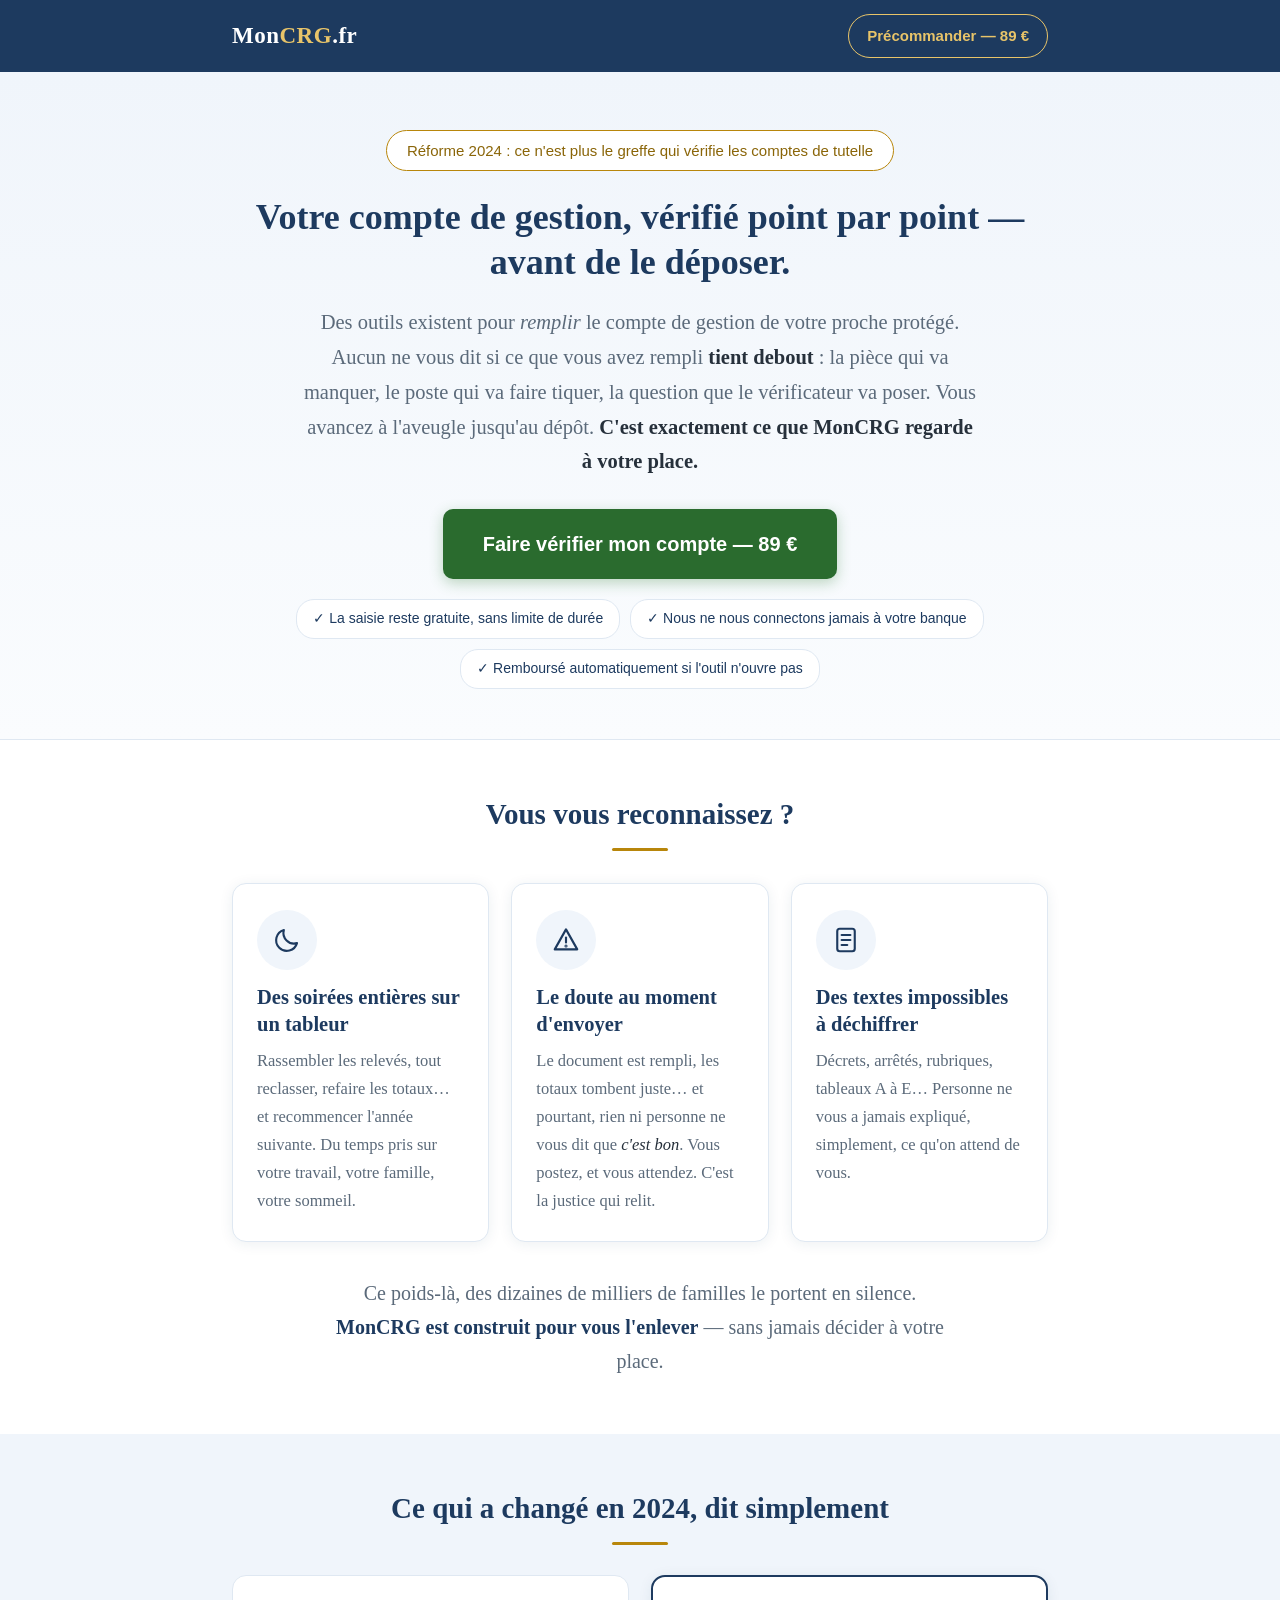
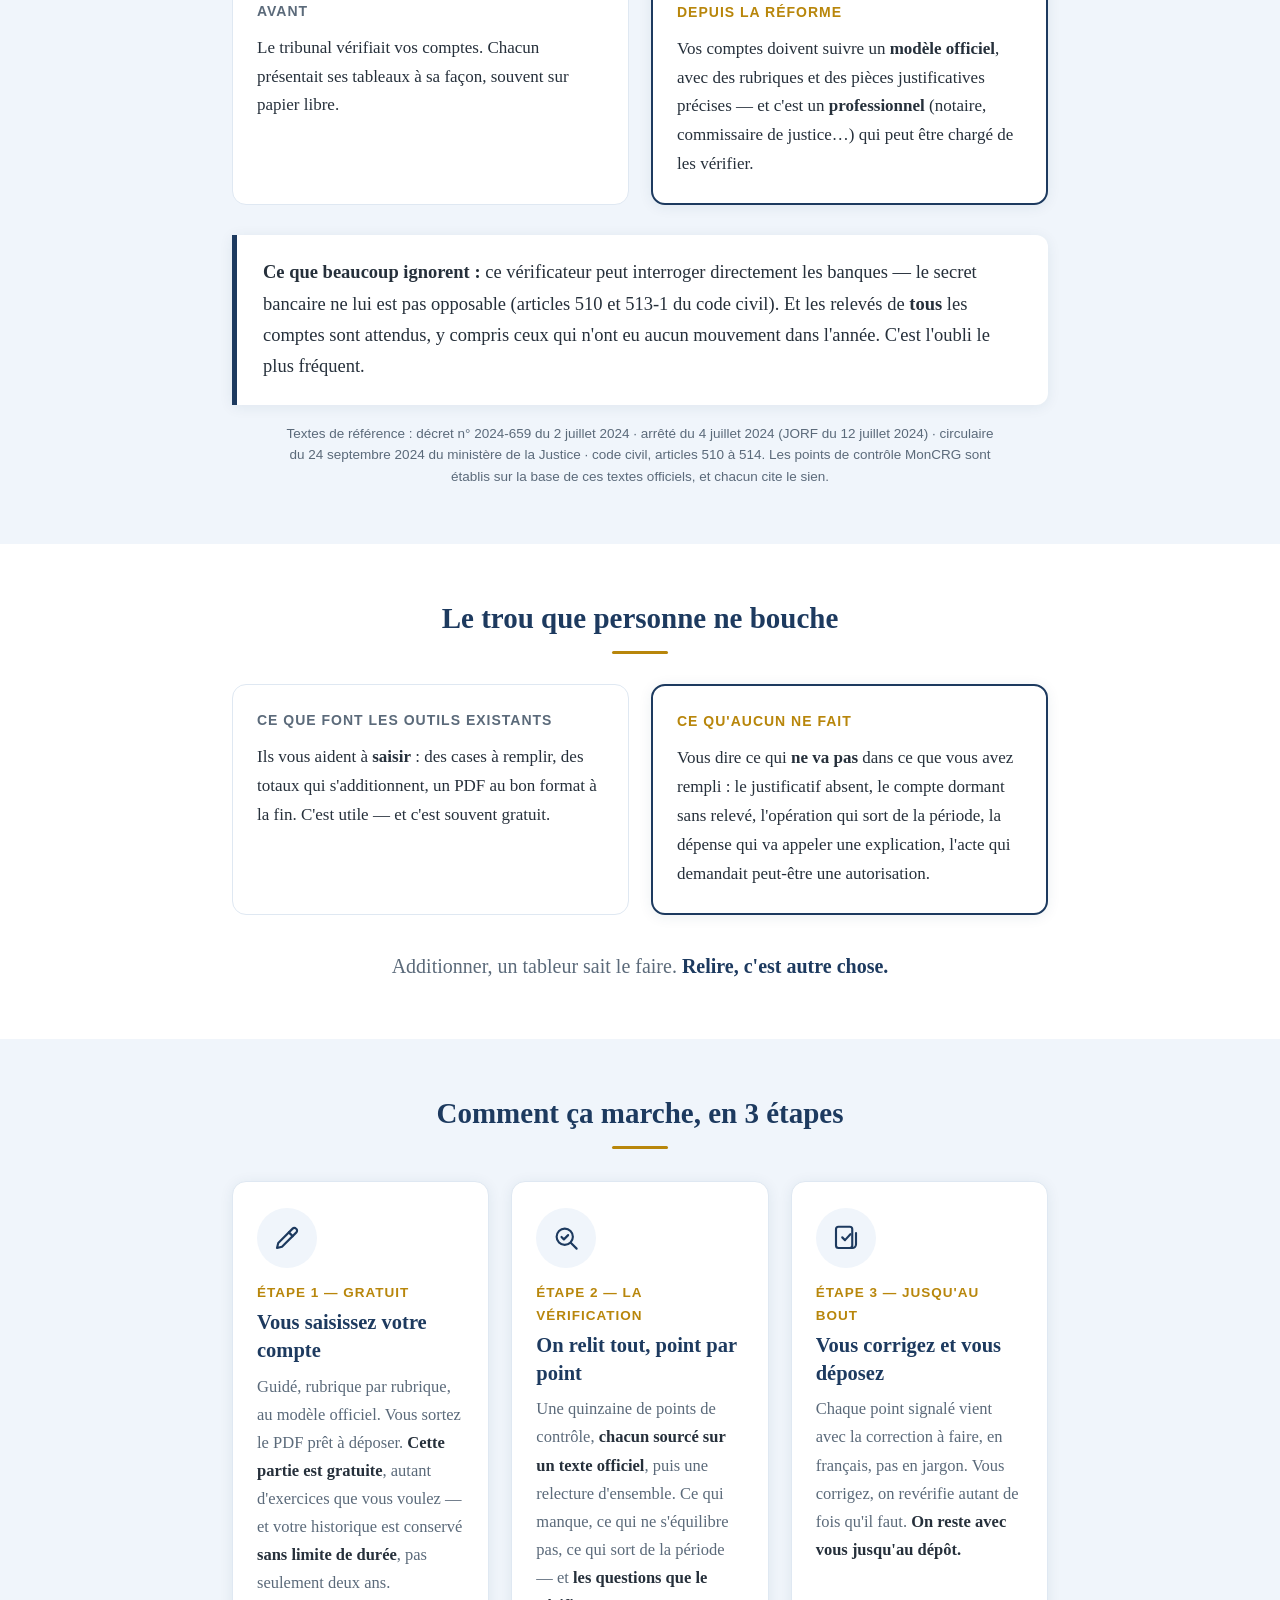
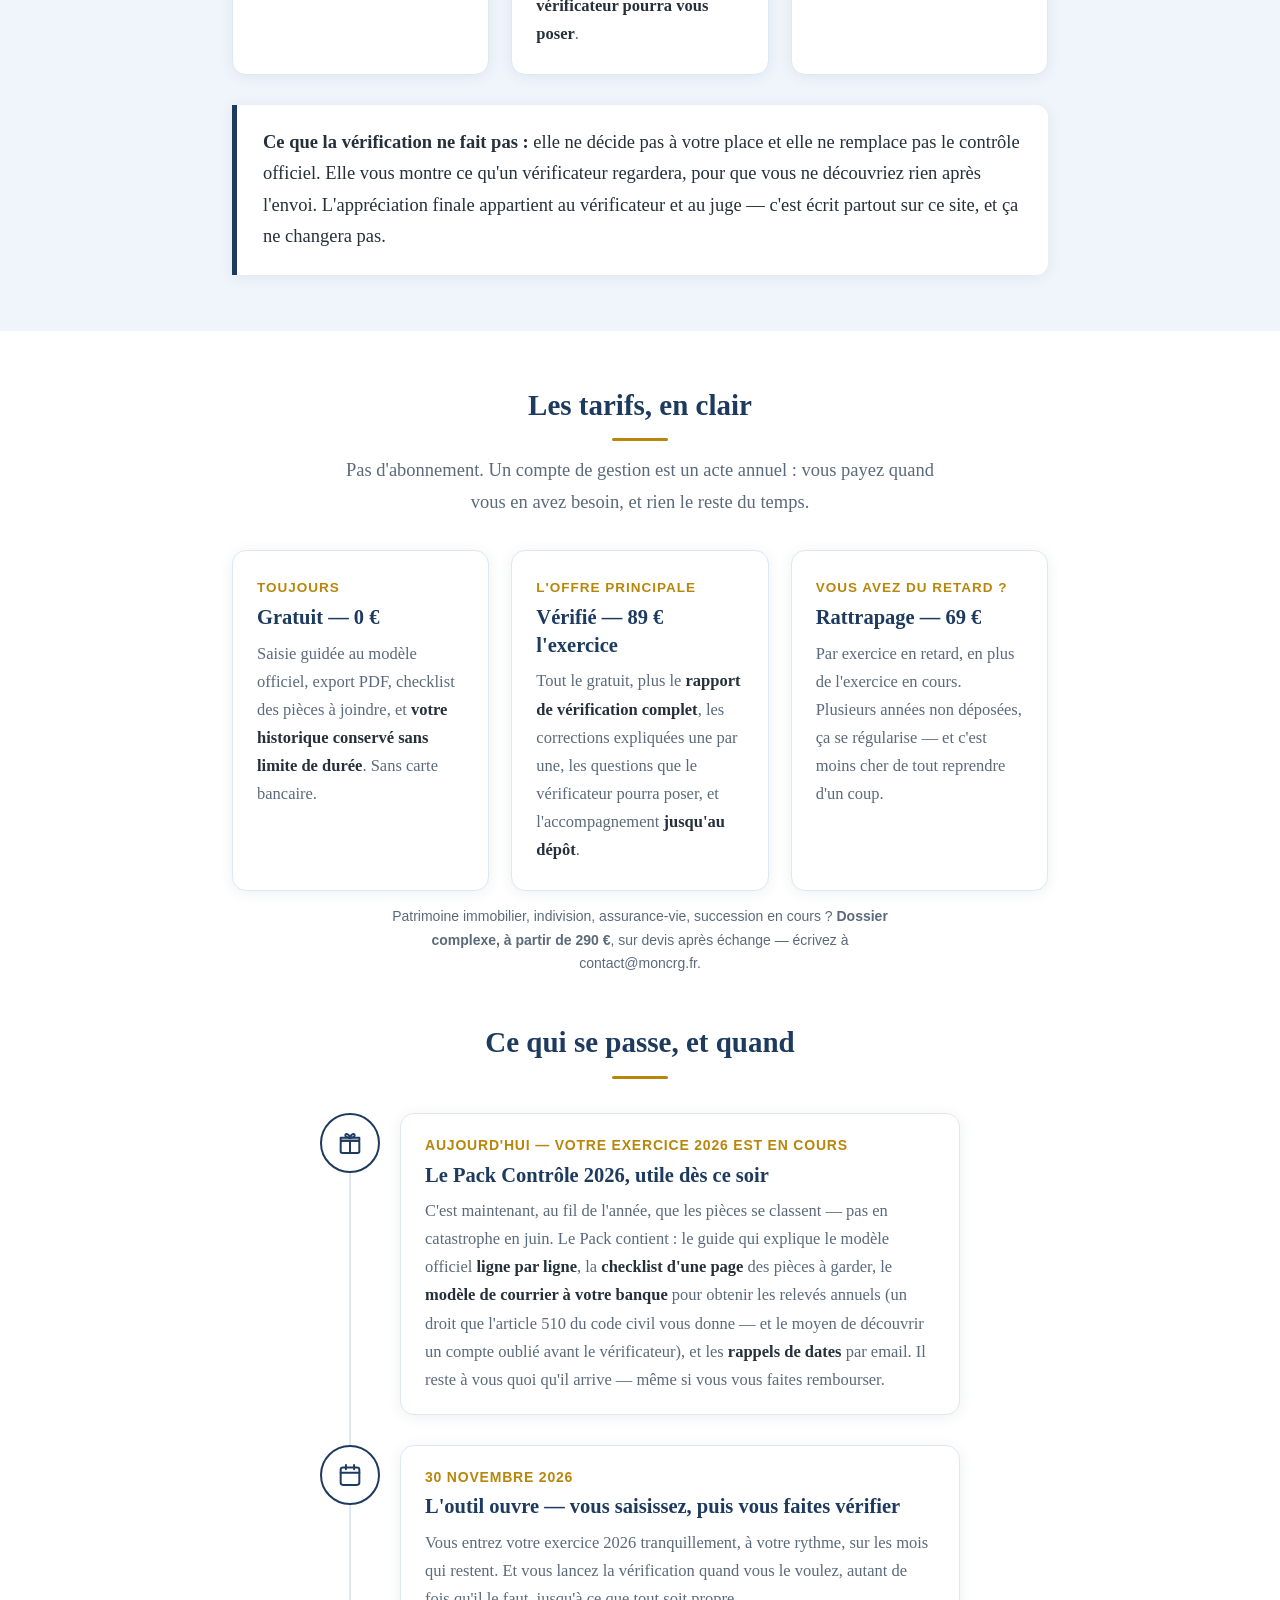
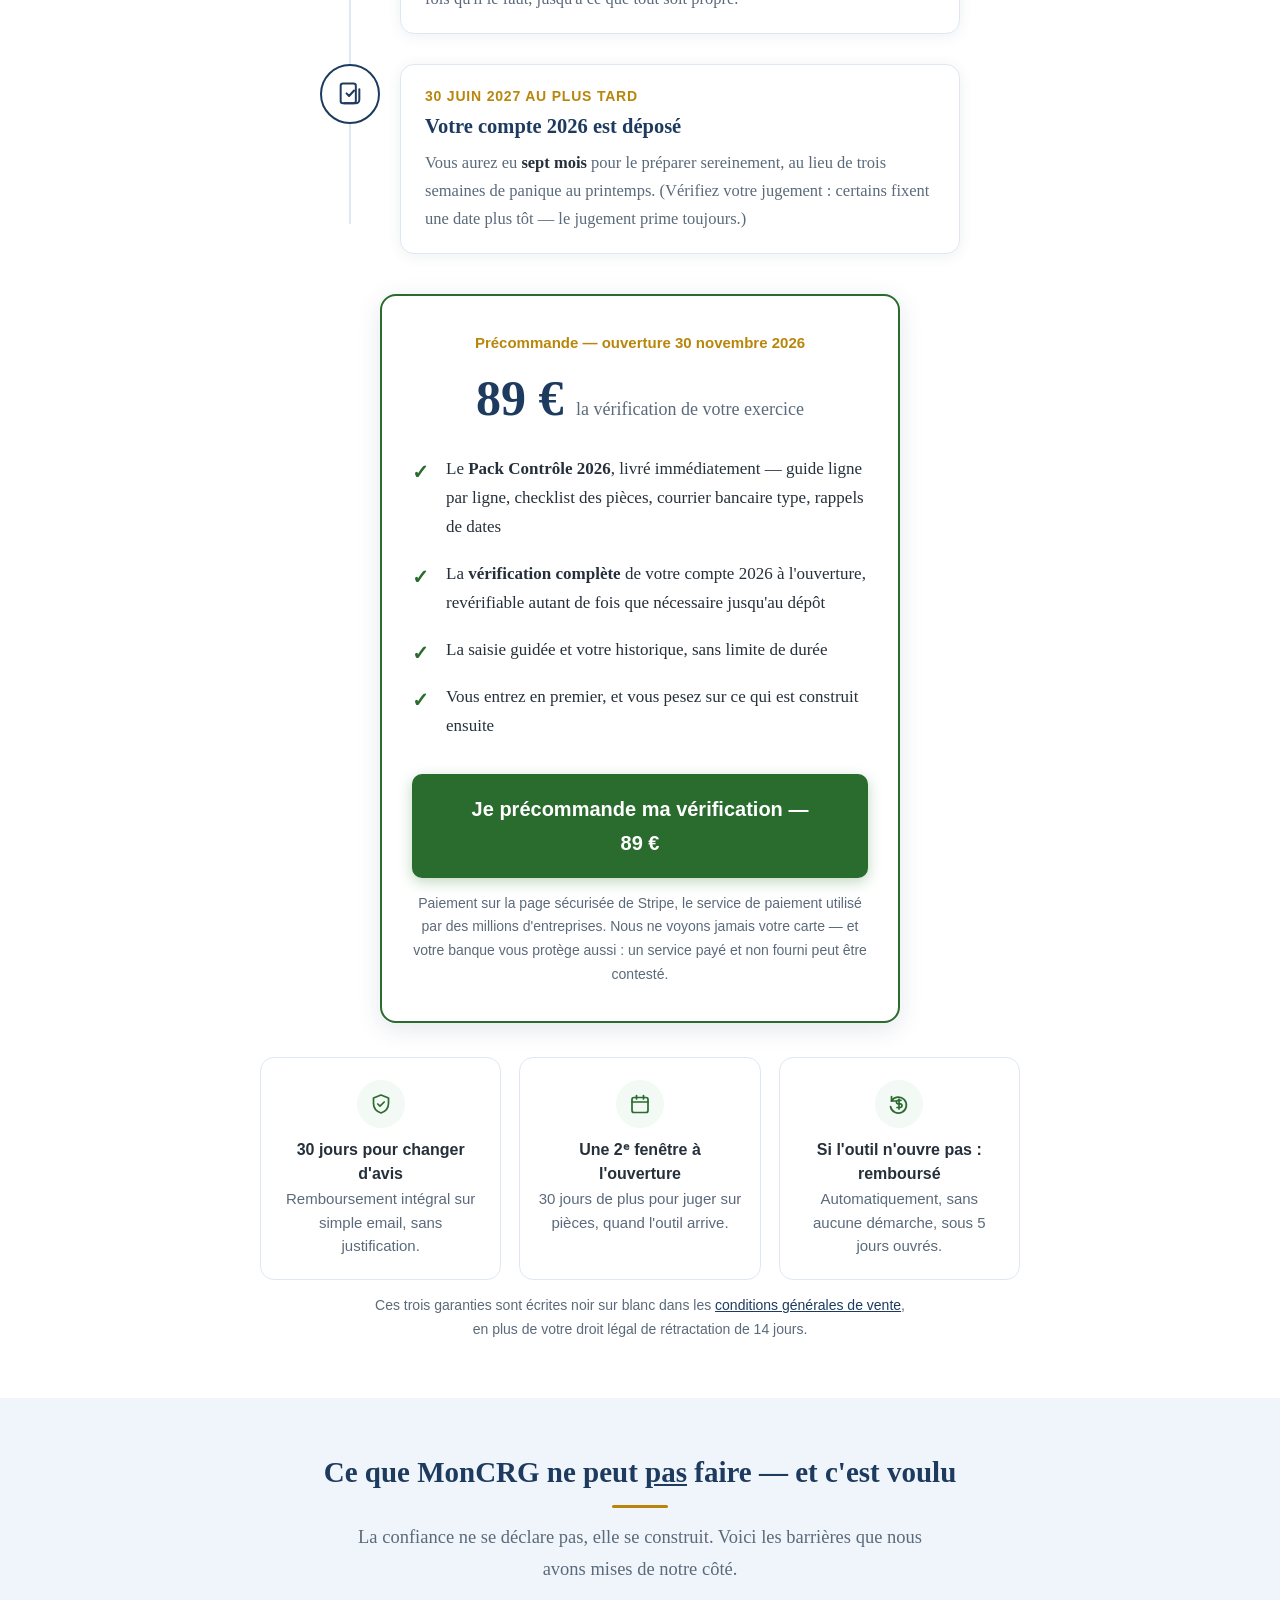
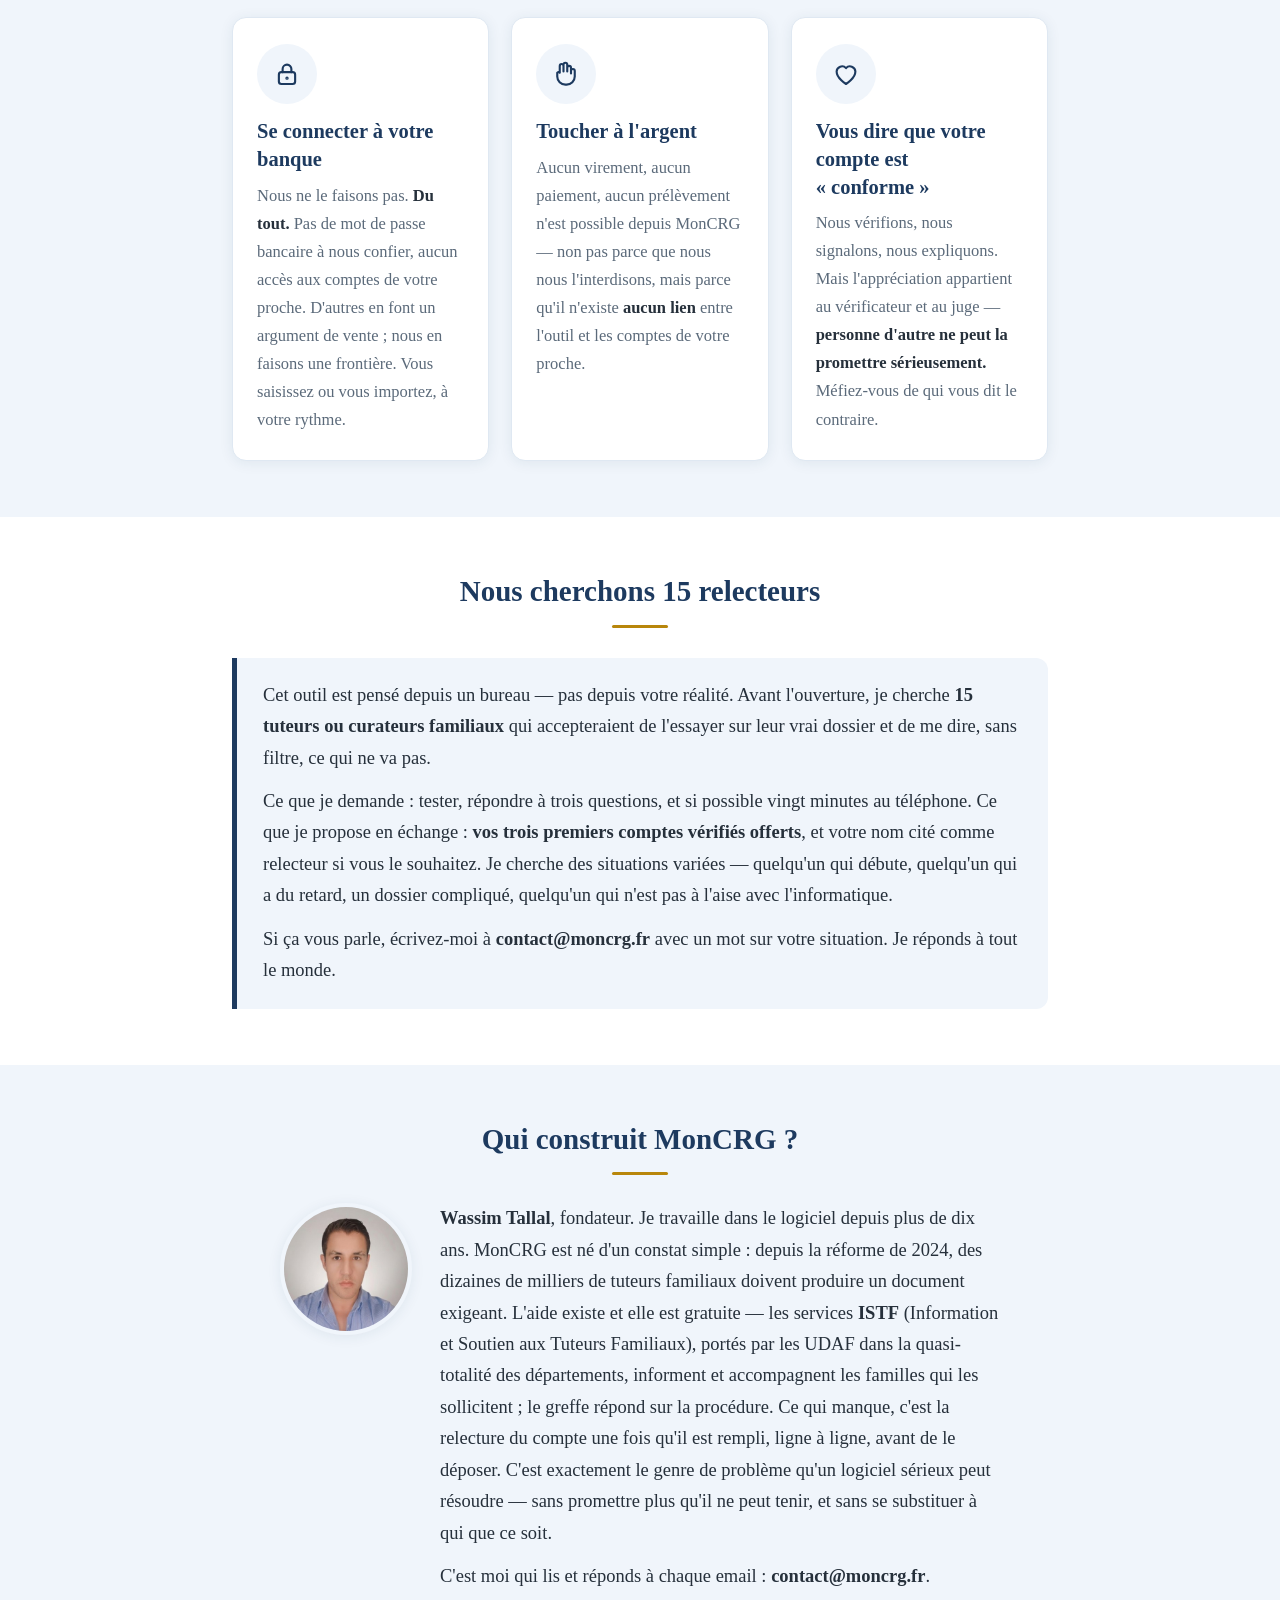
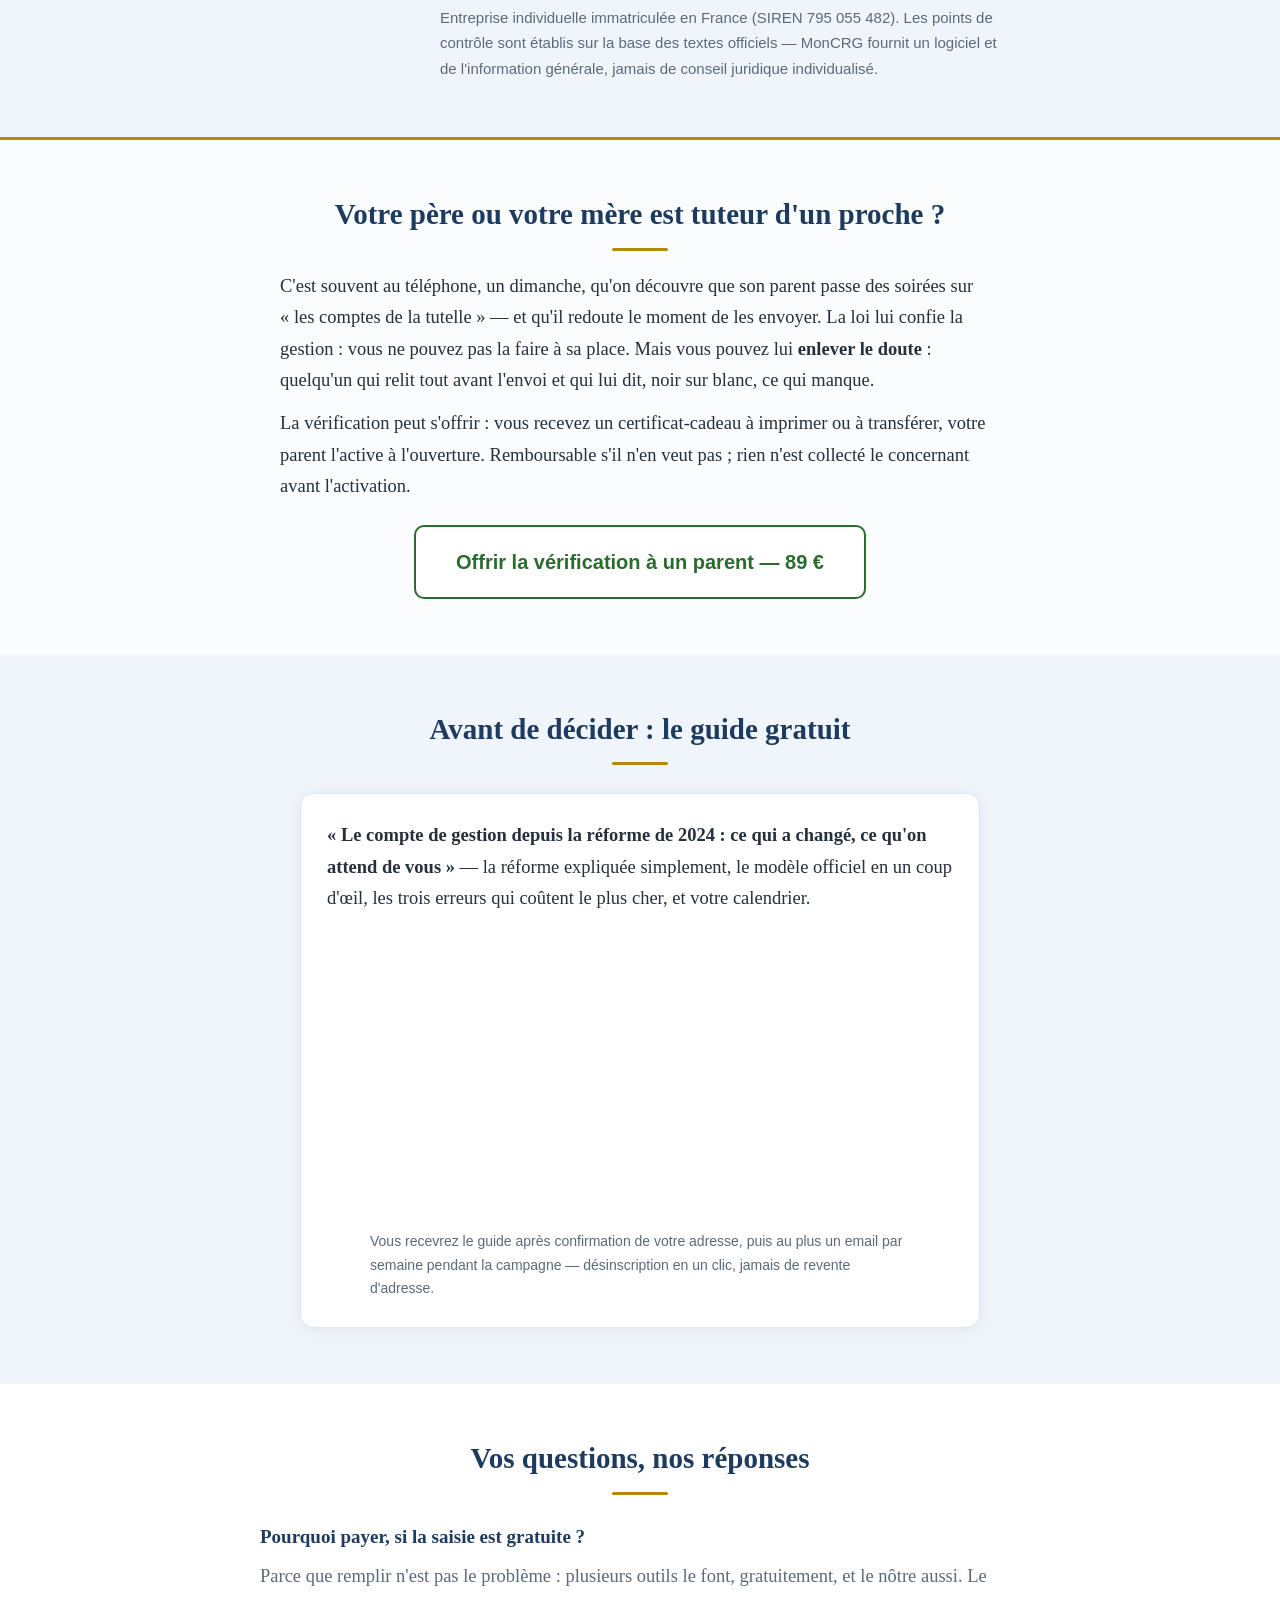
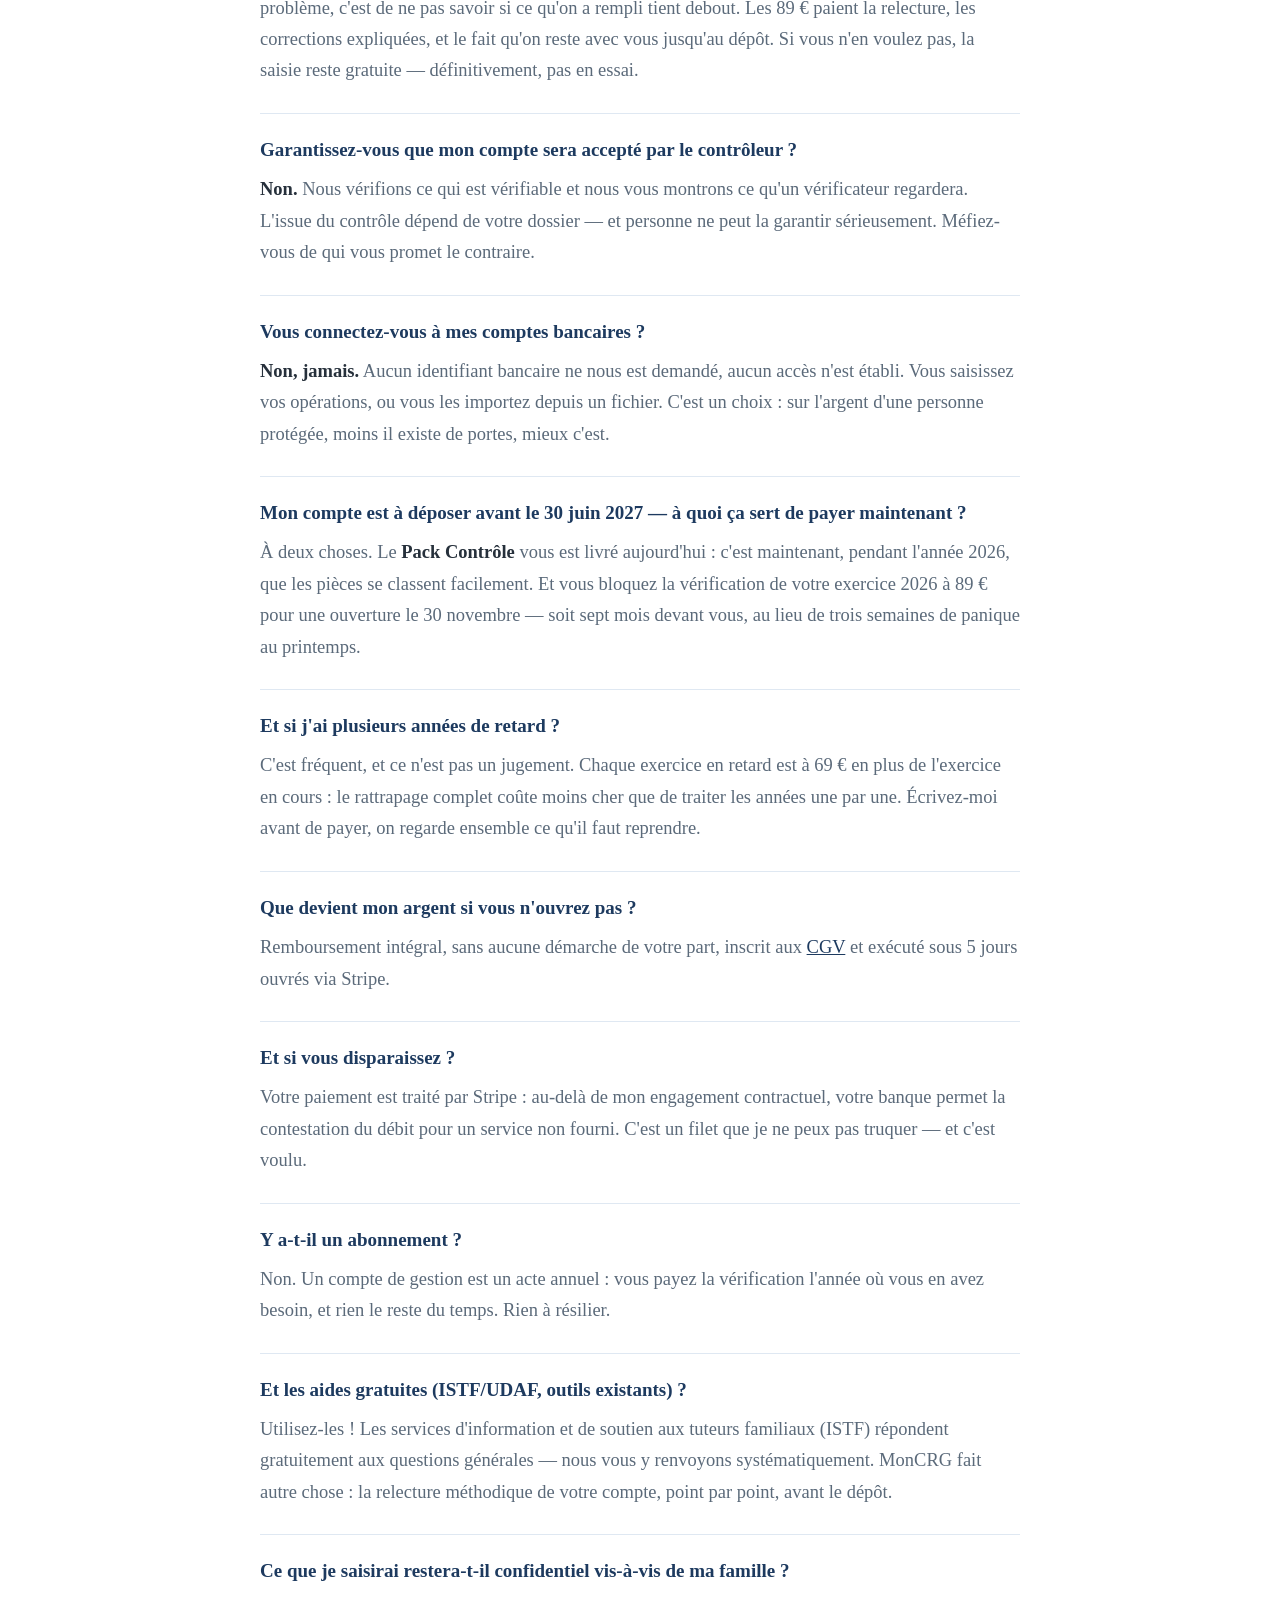
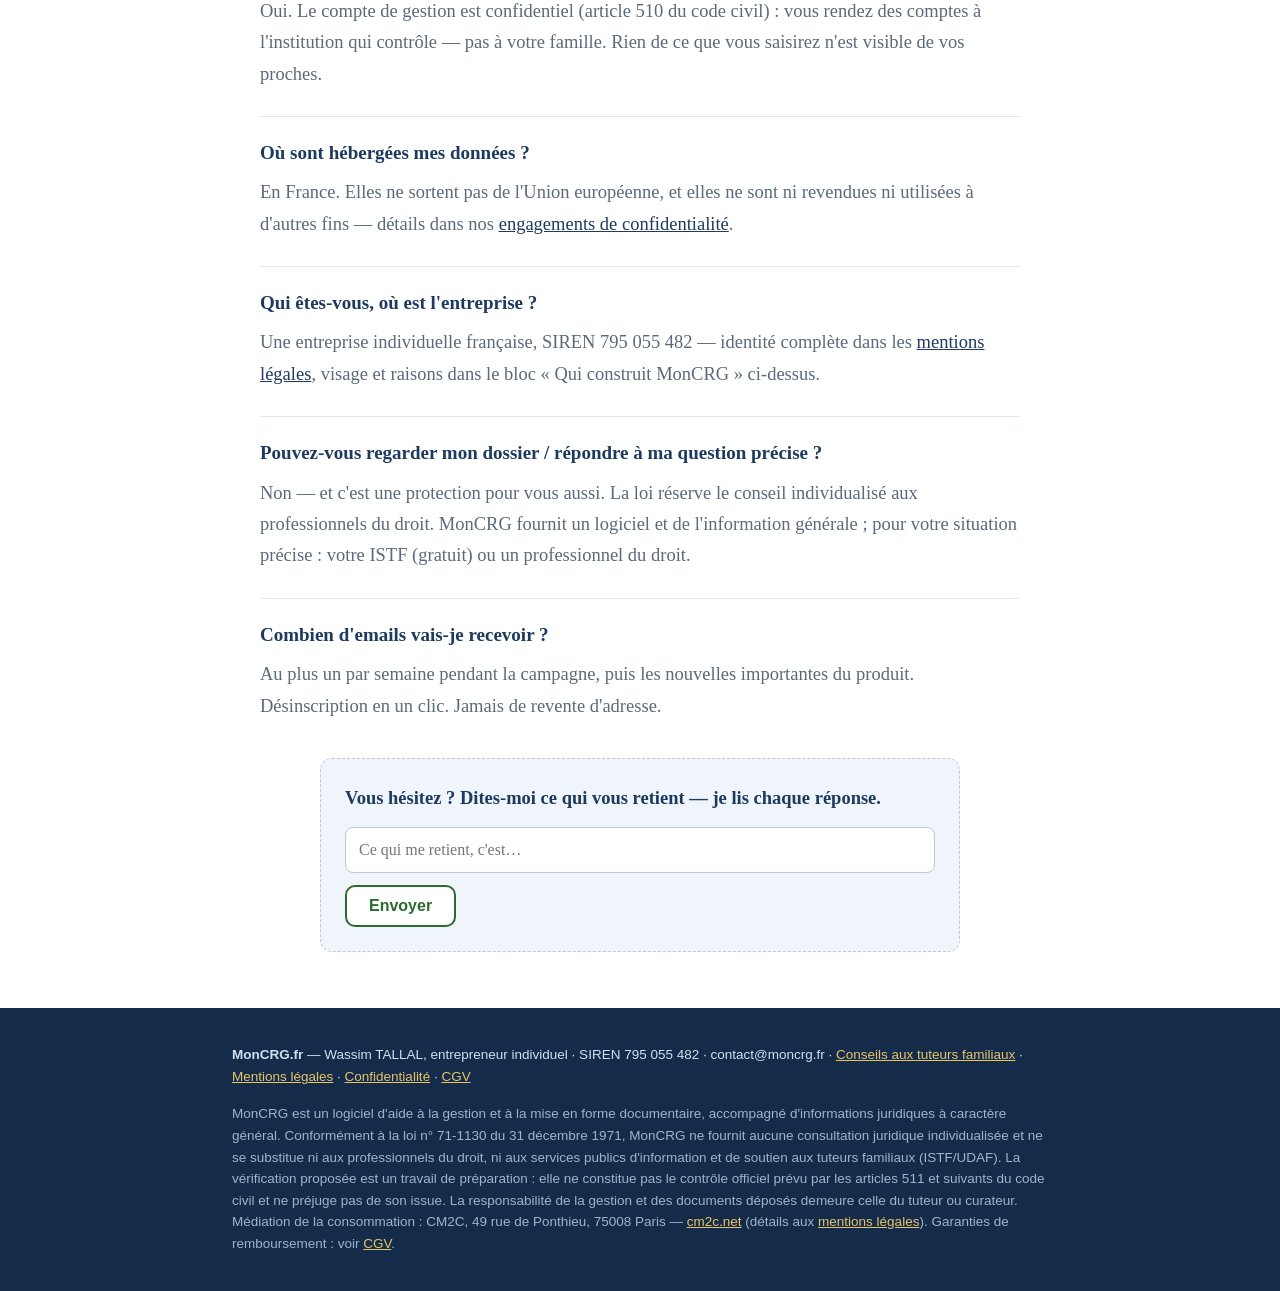
<file: index.html>
<!DOCTYPE html>
<html lang="fr">
<head>
<meta charset="UTF-8">
<meta name="viewport" content="width=device-width, initial-scale=1.0">
<title>MonCRG — Votre compte de gestion de tutelle, vérifié point par point avant le dépôt</title>
<meta name="description" content="Vous êtes tuteur ou curateur familial ? Des outils existent pour remplir le compte de gestion. Aucun ne vous dit si ce que vous avez rempli tient debout. MonCRG le vérifie : ce qui manque, ce qui fera tiquer, les questions du vérificateur. Saisie gratuite, vérification 89 € l'exercice.">
<link rel="canonical" href="https://moncrg.fr/">
<link rel="stylesheet" href="style.css">
<link rel="icon" type="image/png" sizes="32x32" href="favicon-32.png">
<link rel="apple-touch-icon" href="apple-touch-icon.png">
<meta property="og:type" content="website">
<meta property="og:title" content="MonCRG — Votre compte de gestion de tutelle, vérifié point par point avant le dépôt">
<meta property="og:description" content="Des outils existent pour remplir votre compte de gestion. Aucun ne vous dit si ce que vous avez rempli tient debout. C'est ce que fait MonCRG. Saisie gratuite, vérification 89 € l'exercice.">
<meta property="og:url" content="https://moncrg.fr/">
<meta property="og:image" content="https://moncrg.fr/og-image.png">
<meta property="og:locale" content="fr_FR">
<meta name="twitter:card" content="summary_large_image">
<script defer src="https://cloud.umami.is/script.js" data-website-id="9338670e-f9f8-4c94-a887-c5fe9460c493"></script>
<script type="application/ld+json">
{
  "@context": "https://schema.org",
  "@graph": [
    {
      "@type": "Organization",
      "@id": "https://moncrg.fr/#org",
      "name": "MonCRG.fr",
      "url": "https://moncrg.fr/",
      "logo": "https://moncrg.fr/og-image.png",
      "email": "contact@moncrg.fr",
      "founder": {"@type": "Person", "name": "Wassim Tallal"}
    },
    {
      "@type": "WebSite",
      "name": "MonCRG.fr",
      "url": "https://moncrg.fr/",
      "inLanguage": "fr-FR",
      "publisher": {"@id": "https://moncrg.fr/#org"}
    },
    {
      "@type": "SoftwareApplication",
      "name": "MonCRG",
      "applicationCategory": "FinanceApplication",
      "operatingSystem": "Web",
      "description": "Vérification du compte de gestion annuel du tuteur ou curateur familial : points de contrôle sourcés sur les textes officiels, pièces manquantes, questions que le vérificateur pourra poser.",
      "offers": [
        {
          "@type": "Offer",
          "price": "0",
          "priceCurrency": "EUR",
          "description": "Saisie guidée au modèle officiel, export PDF, historique conservé sans limite de durée"
        },
        {
          "@type": "Offer",
          "price": "89",
          "priceCurrency": "EUR",
          "description": "Vérification complète d'un exercice — précommande, ouverture 30 novembre 2026",
          "availability": "https://schema.org/PreOrder"
        }
      ]
    }
  ]
}
</script>
</head>
<body>

<!-- Pictogrammes réutilisés (SVG inline, aucun fichier externe) -->
<svg width="0" height="0" style="position:absolute" aria-hidden="true">
  <defs>
    <g id="i-lune"><path d="M20 14.5A8.5 8.5 0 0 1 9.5 4a8.5 8.5 0 1 0 10.5 10.5Z"/></g>
    <g id="i-alerte"><path d="M12 3.5 21 19.5H3L12 3.5Z"/><line x1="12" y1="10" x2="12" y2="14"/><circle cx="12" cy="16.8" r="0.4"/></g>
    <g id="i-doc"><rect x="5" y="3" width="14" height="18" rx="2"/><line x1="8.5" y1="8" x2="15.5" y2="8"/><line x1="8.5" y1="12" x2="15.5" y2="12"/><line x1="8.5" y1="16" x2="13" y2="16"/></g>
    <g id="i-oeil"><path d="M2.5 12S6 5.8 12 5.8 21.5 12 21.5 12 18 18.2 12 18.2 2.5 12 2.5 12Z"/><circle cx="12" cy="12" r="2.6"/></g>
    <g id="i-crayon"><path d="M4 20l1-4L16.5 4.5a1.9 1.9 0 0 1 2.7 0l.3.3a1.9 1.9 0 0 1 0 2.7L8 19l-4 1Z"/><line x1="13.5" y1="7.5" x2="16.5" y2="10.5"/></g>
    <g id="i-envoi"><rect x="4" y="3" width="13" height="17" rx="2"/><path d="M9 11.5l2.2 2.2L15.5 9"/><path d="M20 8v9a3 3 0 0 1-3 3H7"/></g>
    <g id="i-bouclier"><path d="M12 3 19.5 6v5.5c0 4.6-3 7.9-7.5 9.5-4.5-1.6-7.5-4.9-7.5-9.5V6L12 3Z"/><path d="M8.8 12l2.2 2.2 4.2-4.2"/></g>
    <g id="i-cadenas"><rect x="5.5" y="10.5" width="13" height="9.5" rx="2"/><path d="M8.5 10.5V8a3.5 3.5 0 0 1 7 0v2.5"/><circle cx="12" cy="15.3" r="0.5"/></g>
    <g id="i-calendrier"><rect x="4" y="5.5" width="16" height="15" rx="2"/><line x1="4" y1="10" x2="20" y2="10"/><line x1="8.5" y1="3.5" x2="8.5" y2="7"/><line x1="15.5" y1="3.5" x2="15.5" y2="7"/></g>
    <g id="i-cadeau"><rect x="4" y="10" width="16" height="10.5" rx="1.5"/><line x1="12" y1="10" x2="12" y2="20.5"/><path d="M4 10h16V7.5H4V10Z"/><path d="M12 7.5C10 7.5 7.8 6.8 8 5.2 8.2 3.6 11 3.8 12 7.5Z"/><path d="M12 7.5c2 0 4.2-.7 4-2.3-.2-1.6-3-1.4-4 2.3Z"/></g>
    <g id="i-retour"><path d="M4.5 9a8 8 0 1 1-1 5.5"/><path d="M4.5 4.5V9H9"/><path d="M10 15.5h3.2a1.8 1.8 0 0 0 0-3.6h-2a1.8 1.8 0 0 1 0-3.6H14"/><line x1="12" y1="7" x2="12" y2="17"/></g>
    <g id="i-coeur"><path d="M12 20s-7.5-4.6-7.5-10A4.3 4.3 0 0 1 12 7.3 4.3 4.3 0 0 1 19.5 10c0 5.4-7.5 10-7.5 10Z"/></g>
    <g id="i-main"><path d="M7 11V5.5a1.5 1.5 0 0 1 3 0V10m0-4.5v-1a1.5 1.5 0 0 1 3 0V10m0-4v1a1.5 1.5 0 0 1 3 0v4.5m0-2a1.5 1.5 0 0 1 3 0V14a6.5 6.5 0 0 1-6.5 6.5h-1A6.5 6.5 0 0 1 5 14v-3a1.5 1.5 0 0 1 2 0"/></g>
    <g id="i-loupe"><circle cx="11" cy="11" r="6.5"/><line x1="15.8" y1="15.8" x2="20.5" y2="20.5"/><path d="M8.4 11.2l1.9 1.9 3.4-3.4"/></g>
  </defs>
</svg>

<header>
  <div class="wrap">
    <a href="index.html" class="logo">Mon<span>CRG</span>.fr</a>
    <a href="#precommande" class="cta-mini">Précommander — 89&nbsp;€</a>
  </div>
</header>

<div class="hero">
  <div class="wrap">
    <div class="badge-reforme">Réforme 2024&nbsp;: ce n'est plus le greffe qui vérifie les comptes de tutelle</div>
    <h1>Votre compte de gestion, vérifié point par point&nbsp;—<br class="lg"> avant de le déposer.</h1>
    <p class="sous">Des outils existent pour <em>remplir</em> le compte de gestion de votre proche
    protégé. Aucun ne vous dit si ce que vous avez rempli <strong>tient debout</strong>&nbsp;: la pièce
    qui va manquer, le poste qui va faire tiquer, la question que le vérificateur va poser. Vous avancez
    à l'aveugle jusqu'au dépôt. <strong>C'est exactement ce que MonCRG regarde à votre place.</strong></p>
    <a class="cta" href="#precommande">Faire vérifier mon compte — 89&nbsp;€</a>
    <div class="badges">
      <span>✓ La saisie reste gratuite, sans limite de durée</span>
      <span>✓ Nous ne nous connectons jamais à votre banque</span>
      <span>✓ Remboursé automatiquement si l'outil n'ouvre pas</span>
    </div>
  </div>
</div>

<section>
  <div class="wrap">
    <h2 class="centre">Vous vous reconnaissez&nbsp;?</h2>
    <div class="cards3">
      <div class="card">
        <div class="ico"><svg viewBox="0 0 24 24"><use href="#i-lune"/></svg></div>
        <h3>Des soirées entières sur un tableur</h3>
        <p>Rassembler les relevés, tout reclasser, refaire les totaux… et recommencer l'année
        suivante. Du temps pris sur votre travail, votre famille, votre sommeil.</p>
      </div>
      <div class="card">
        <div class="ico"><svg viewBox="0 0 24 24"><use href="#i-alerte"/></svg></div>
        <h3>Le doute au moment d'envoyer</h3>
        <p>Le document est rempli, les totaux tombent juste… et pourtant, rien ni personne ne vous
        dit que <em>c'est bon</em>. Vous postez, et vous attendez. C'est la justice qui relit.</p>
      </div>
      <div class="card">
        <div class="ico"><svg viewBox="0 0 24 24"><use href="#i-doc"/></svg></div>
        <h3>Des textes impossibles à déchiffrer</h3>
        <p>Décrets, arrêtés, rubriques, tableaux A à E… Personne ne vous a jamais expliqué,
        simplement, ce qu'on attend de vous.</p>
      </div>
    </div>
    <p class="transition">Ce poids-là, des dizaines de milliers de familles le portent en silence.
    <strong>MonCRG est construit pour vous l'enlever</strong> — sans jamais décider à votre place.</p>
  </div>
</section>

<section class="alt">
  <div class="wrap">
    <h2 class="centre">Ce qui a changé en 2024, dit simplement</h2>
    <div class="avant-apres">
      <div class="aa-col">
        <div class="aa-titre">Avant</div>
        <p>Le tribunal vérifiait vos comptes. Chacun présentait ses tableaux à sa façon, souvent sur
        papier libre.</p>
      </div>
      <div class="aa-col apres">
        <div class="aa-titre">Depuis la réforme</div>
        <p>Vos comptes doivent suivre un <strong>modèle officiel</strong>, avec des rubriques et des
        pièces justificatives précises — et c'est un <strong>professionnel</strong> (notaire,
        commissaire de justice…) qui peut être chargé de les vérifier.</p>
      </div>
    </div>
    <div class="encadre">
      <p><strong>Ce que beaucoup ignorent&nbsp;:</strong> ce vérificateur peut interroger directement
      les banques — le secret bancaire ne lui est pas opposable (articles 510 et 513-1 du code civil).
      Et les relevés de <strong>tous</strong> les comptes sont attendus, y compris ceux qui n'ont eu
      aucun mouvement dans l'année. C'est l'oubli le plus fréquent.</p>
    </div>
    <p class="references">Textes de référence&nbsp;: décret n°&nbsp;2024-659 du 2 juillet 2024 ·
    arrêté du 4 juillet 2024 (JORF du 12 juillet 2024) · circulaire du 24 septembre 2024 du ministère
    de la Justice · code civil, articles 510 à 514. Les points de contrôle MonCRG sont établis sur la
    base de ces textes officiels, et chacun cite le sien.</p>
  </div>
</section>

<section>
  <div class="wrap">
    <h2 class="centre">Le trou que personne ne bouche</h2>
    <div class="avant-apres">
      <div class="aa-col">
        <div class="aa-titre">Ce que font les outils existants</div>
        <p>Ils vous aident à <strong>saisir</strong>&nbsp;: des cases à remplir, des totaux qui
        s'additionnent, un PDF au bon format à la fin. C'est utile — et c'est souvent gratuit.</p>
      </div>
      <div class="aa-col apres">
        <div class="aa-titre">Ce qu'aucun ne fait</div>
        <p>Vous dire ce qui <strong>ne va pas</strong> dans ce que vous avez rempli&nbsp;: le
        justificatif absent, le compte dormant sans relevé, l'opération qui sort de la période, la
        dépense qui va appeler une explication, l'acte qui demandait peut-être une autorisation.</p>
      </div>
    </div>
    <p class="transition">Additionner, un tableur sait le faire. <strong>Relire, c'est autre
    chose.</strong></p>
  </div>
</section>

<section class="alt">
  <div class="wrap">
    <h2 class="centre">Comment ça marche, en 3 étapes</h2>
    <div class="cards3 etapes">
      <div class="card">
        <div class="ico"><svg viewBox="0 0 24 24"><use href="#i-crayon"/></svg></div>
        <div class="num">Étape 1 — gratuit</div>
        <h3>Vous saisissez votre compte</h3>
        <p>Guidé, rubrique par rubrique, au modèle officiel. Vous sortez le PDF prêt à déposer.
        <strong>Cette partie est gratuite</strong>, autant d'exercices que vous voulez — et votre
        historique est conservé <strong>sans limite de durée</strong>, pas seulement deux ans.</p>
      </div>
      <div class="card">
        <div class="ico"><svg viewBox="0 0 24 24"><use href="#i-loupe"/></svg></div>
        <div class="num">Étape 2 — la vérification</div>
        <h3>On relit tout, point par point</h3>
        <p>Une quinzaine de points de contrôle, <strong>chacun sourcé sur un texte officiel</strong>,
        puis une relecture d'ensemble. Ce qui manque, ce qui ne s'équilibre pas, ce qui sort de la
        période — et <strong>les questions que le vérificateur pourra vous poser</strong>.</p>
      </div>
      <div class="card">
        <div class="ico"><svg viewBox="0 0 24 24"><use href="#i-envoi"/></svg></div>
        <div class="num">Étape 3 — jusqu'au bout</div>
        <h3>Vous corrigez et vous déposez</h3>
        <p>Chaque point signalé vient avec la correction à faire, en français, pas en jargon. Vous
        corrigez, on revérifie autant de fois qu'il faut. <strong>On reste avec vous jusqu'au
        dépôt.</strong></p>
      </div>
    </div>
    <div class="encadre">
      <p><strong>Ce que la vérification ne fait pas&nbsp;:</strong> elle ne décide pas à votre place et
      elle ne remplace pas le contrôle officiel. Elle vous montre ce qu'un vérificateur regardera, pour
      que vous ne découvriez rien après l'envoi. L'appréciation finale appartient au vérificateur et au
      juge — c'est écrit partout sur ce site, et ça ne changera pas.</p>
    </div>
  </div>
</section>

<section id="offre">
  <div class="wrap">
    <h2 class="centre">Les tarifs, en clair</h2>
    <p class="centre sous-titre">Pas d'abonnement. Un compte de gestion est un acte annuel&nbsp;: vous
    payez quand vous en avez besoin, et rien le reste du temps.</p>
    <div class="cards3">
      <div class="card">
        <div class="num">Toujours</div>
        <h3>Gratuit — 0&nbsp;€</h3>
        <p>Saisie guidée au modèle officiel, export PDF, checklist des pièces à joindre, et
        <strong>votre historique conservé sans limite de durée</strong>. Sans carte bancaire.</p>
      </div>
      <div class="card">
        <div class="num">L'offre principale</div>
        <h3>Vérifié — 89&nbsp;€ l'exercice</h3>
        <p>Tout le gratuit, plus le <strong>rapport de vérification complet</strong>, les corrections
        expliquées une par une, les questions que le vérificateur pourra poser, et
        l'accompagnement <strong>jusqu'au dépôt</strong>.</p>
      </div>
      <div class="card">
        <div class="num">Vous avez du retard&nbsp;?</div>
        <h3>Rattrapage — 69&nbsp;€</h3>
        <p>Par exercice en retard, en plus de l'exercice en cours. Plusieurs années non déposées, ça
        se régularise&nbsp;— et c'est moins cher de tout reprendre d'un coup.</p>
      </div>
    </div>
    <p class="centre stripe-note">Patrimoine immobilier, indivision, assurance-vie, succession en
    cours&nbsp;? <strong>Dossier complexe, à partir de 290&nbsp;€</strong>, sur devis après échange —
    écrivez à contact@moncrg.fr.</p>

    <h2 class="centre" style="margin-top:48px;">Ce qui se passe, et quand</h2>
    <div class="vtl">
      <div class="vtl-item">
        <div class="vtl-ico"><svg viewBox="0 0 24 24"><use href="#i-cadeau"/></svg></div>
        <div class="vtl-corps">
          <div class="quand">Aujourd'hui — votre exercice 2026 est en cours</div>
          <h3>Le Pack Contrôle 2026, utile dès ce soir</h3>
          <p>C'est maintenant, au fil de l'année, que les pièces se classent — pas en catastrophe en
          juin. Le Pack contient&nbsp;: le guide qui explique le modèle officiel <strong>ligne par
          ligne</strong>, la <strong>checklist d'une page</strong> des pièces à garder, le
          <strong>modèle de courrier à votre banque</strong> pour obtenir les relevés annuels (un droit
          que l'article 510 du code civil vous donne — et le moyen de découvrir un compte oublié avant
          le vérificateur), et les <strong>rappels de dates</strong> par email. Il reste à vous quoi
          qu'il arrive — même si vous vous faites rembourser.</p>
        </div>
      </div>
      <div class="vtl-item">
        <div class="vtl-ico"><svg viewBox="0 0 24 24"><use href="#i-calendrier"/></svg></div>
        <div class="vtl-corps">
          <div class="quand">30 novembre 2026</div>
          <h3>L'outil ouvre — vous saisissez, puis vous faites vérifier</h3>
          <p>Vous entrez votre exercice 2026 tranquillement, à votre rythme, sur les mois qui restent.
          Et vous lancez la vérification quand vous le voulez, autant de fois qu'il le faut, jusqu'à
          ce que tout soit propre.</p>
        </div>
      </div>
      <div class="vtl-item">
        <div class="vtl-ico"><svg viewBox="0 0 24 24"><use href="#i-envoi"/></svg></div>
        <div class="vtl-corps">
          <div class="quand">30 juin 2027 au plus tard</div>
          <h3>Votre compte 2026 est déposé</h3>
          <p>Vous aurez eu <strong>sept mois</strong> pour le préparer sereinement, au lieu de trois
          semaines de panique au printemps. (Vérifiez votre jugement&nbsp;: certains fixent une date
          plus tôt — le jugement prime toujours.)</p>
        </div>
      </div>
    </div>

    <div class="prix-carte" id="precommande">
      <div class="compteur">Précommande — ouverture 30 novembre 2026</div>
      <div class="prix">89&nbsp;€ <small>la vérification de votre exercice</small></div>
      <ul class="points">
        <li>Le <strong>Pack Contrôle 2026</strong>, livré immédiatement — guide ligne par ligne,
        checklist des pièces, courrier bancaire type, rappels de dates</li>
        <li>La <strong>vérification complète</strong> de votre compte 2026 à l'ouverture, revérifiable
        autant de fois que nécessaire jusqu'au dépôt</li>
        <li>La saisie guidée et votre historique, sans limite de durée</li>
        <li>Vous entrez en premier, et vous pesez sur ce qui est construit ensuite</li>
      </ul>
      <!-- Paiement : Payment Link Stripe 89 EUR. Le script de bas de page reecrit le href
           en y ajoutant le client_reference_id issu des UTM (attribution du canal). -->
      <a class="cta" data-stripe="https://buy.stripe.com/dRmbJ2fof7XG0QvbuQ3ks01" href="#precommande">Je précommande ma vérification — 89&nbsp;€</a>
      <p class="stripe-note">Paiement sur la page sécurisée de Stripe, le service de paiement utilisé
      par des millions d'entreprises. Nous ne voyons jamais votre carte — et votre banque vous protège
      aussi&nbsp;: un service payé et non fourni peut être contesté.</p>
    </div>

    <div class="garanties-grid">
      <div class="gar">
        <div class="ico petit"><svg viewBox="0 0 24 24"><use href="#i-bouclier"/></svg></div>
        <p><strong>30 jours pour changer d'avis</strong><br>Remboursement intégral sur simple email,
        sans justification.</p>
      </div>
      <div class="gar">
        <div class="ico petit"><svg viewBox="0 0 24 24"><use href="#i-calendrier"/></svg></div>
        <p><strong>Une 2ᵉ fenêtre à l'ouverture</strong><br>30 jours de plus pour juger sur pièces,
        quand l'outil arrive.</p>
      </div>
      <div class="gar">
        <div class="ico petit"><svg viewBox="0 0 24 24"><use href="#i-retour"/></svg></div>
        <p><strong>Si l'outil n'ouvre pas&nbsp;: remboursé</strong><br>Automatiquement, sans aucune
        démarche, sous 5 jours ouvrés.</p>
      </div>
    </div>
    <p class="stripe-note centre">Ces trois garanties sont écrites noir sur blanc dans les
    <a href="cgv.html">conditions générales de vente</a>, en plus de votre droit légal de rétractation
    de 14 jours.</p>
  </div>
</section>

<section class="alt">
  <div class="wrap">
    <h2 class="centre">Ce que MonCRG ne peut <u>pas</u> faire — et c'est voulu</h2>
    <p class="centre sous-titre">La confiance ne se déclare pas, elle se construit. Voici les
    barrières que nous avons mises de notre côté.</p>
    <div class="cards3 reassure">
      <div class="card">
        <div class="ico"><svg viewBox="0 0 24 24"><use href="#i-cadenas"/></svg></div>
        <h3>Se connecter à votre banque</h3>
        <p>Nous ne le faisons pas. <strong>Du tout.</strong> Pas de mot de passe bancaire à nous
        confier, aucun accès aux comptes de votre proche. D'autres en font un argument de vente&nbsp;;
        nous en faisons une frontière. Vous saisissez ou vous importez, à votre rythme.</p>
      </div>
      <div class="card">
        <div class="ico"><svg viewBox="0 0 24 24"><use href="#i-main"/></svg></div>
        <h3>Toucher à l'argent</h3>
        <p>Aucun virement, aucun paiement, aucun prélèvement n'est possible depuis MonCRG — non pas
        parce que nous nous l'interdisons, mais parce qu'il n'existe <strong>aucun lien</strong> entre
        l'outil et les comptes de votre proche.</p>
      </div>
      <div class="card">
        <div class="ico"><svg viewBox="0 0 24 24"><use href="#i-coeur"/></svg></div>
        <h3>Vous dire que votre compte est «&nbsp;conforme&nbsp;»</h3>
        <p>Nous vérifions, nous signalons, nous expliquons. Mais l'appréciation appartient au
        vérificateur et au juge — <strong>personne d'autre ne peut la promettre sérieusement.</strong>
        Méfiez-vous de qui vous dit le contraire.</p>
      </div>
    </div>
  </div>
</section>

<section id="relecteurs">
  <div class="wrap">
    <h2 class="centre">Nous cherchons 15 relecteurs</h2>
    <div class="encadre">
      <p>Cet outil est pensé depuis un bureau — pas depuis votre réalité. Avant l'ouverture, je cherche
      <strong>15 tuteurs ou curateurs familiaux</strong> qui accepteraient de l'essayer sur leur vrai
      dossier et de me dire, sans filtre, ce qui ne va pas.</p>
      <p style="margin-top:12px;">Ce que je demande&nbsp;: tester, répondre à trois questions, et si
      possible vingt minutes au téléphone. Ce que je propose en échange&nbsp;: <strong>vos trois
      premiers comptes vérifiés offerts</strong>, et votre nom cité comme relecteur si vous le
      souhaitez. Je cherche des situations variées — quelqu'un qui débute, quelqu'un qui a du retard,
      un dossier compliqué, quelqu'un qui n'est pas à l'aise avec l'informatique.</p>
      <p style="margin-top:12px;">Si ça vous parle, écrivez-moi à <strong>contact@moncrg.fr</strong>
      avec un mot sur votre situation. Je réponds à tout le monde.</p>
    </div>
  </div>
</section>

<section class="alt" id="fondateur">
  <div class="wrap">
    <h2 class="centre">Qui construit MonCRG&nbsp;?</h2>
    <div class="fondateur">
      <img src="fondateur.jpg" alt="Wassim Tallal, fondateur de MonCRG">
      <div>
        <p><strong>Wassim Tallal</strong>, fondateur. Je travaille dans le logiciel depuis plus de dix
        ans. MonCRG est né d'un constat simple&nbsp;: depuis la réforme de 2024, des dizaines de
        milliers de tuteurs familiaux doivent produire un document exigeant. L'aide existe et elle est
        gratuite — les services <strong>ISTF</strong> (Information et Soutien aux Tuteurs Familiaux),
        portés par les UDAF dans la quasi-totalité des départements, informent et accompagnent les
        familles qui les sollicitent&nbsp;; le greffe répond sur la procédure. Ce qui manque, c'est la
        relecture du compte une fois qu'il est rempli, ligne à ligne, avant de le déposer. C'est
        exactement le genre de problème qu'un logiciel sérieux peut résoudre — sans promettre plus
        qu'il ne peut tenir, et sans se substituer à qui que ce soit.</p>
        <p>C'est moi qui lis et réponds à chaque email&nbsp;: <strong>contact@moncrg.fr</strong>.</p>
        <p class="mention-ei">Entreprise individuelle immatriculée en France (SIREN 795&nbsp;055&nbsp;482).
        Les points de contrôle sont établis sur la base des textes officiels — MonCRG fournit un
        logiciel et de l'information générale, jamais de conseil juridique individualisé.</p>
      </div>
    </div>
  </div>
</section>

<section class="section-cadeau">
  <div class="wrap">
    <h2 class="centre">Votre père ou votre mère est tuteur d'un proche&nbsp;?</h2>
    <p>C'est souvent au téléphone, un dimanche, qu'on découvre que son parent passe des soirées sur
    «&nbsp;les comptes de la tutelle&nbsp;» — et qu'il redoute le moment de les envoyer. La loi lui
    confie la gestion&nbsp;: vous ne pouvez pas la faire à sa place. Mais vous pouvez lui
    <strong>enlever le doute</strong>&nbsp;: quelqu'un qui relit tout avant l'envoi et qui lui dit,
    noir sur blanc, ce qui manque.</p>
    <p>La vérification peut s'offrir&nbsp;: vous recevez un certificat-cadeau à imprimer ou à
    transférer, votre parent l'active à l'ouverture. Remboursable s'il n'en veut pas&nbsp;; rien n'est
    collecté le concernant avant l'activation.</p>
    <p class="centre" style="margin-top: 22px;">
      <a class="cta secondaire" data-stripe="https://buy.stripe.com/dRmbJ2fof7XG0QvbuQ3ks01" href="#precommande">Offrir la vérification à un parent — 89&nbsp;€</a>
    </p>
  </div>
</section>

<section class="alt">
  <div class="wrap">
    <h2 class="centre">Avant de décider&nbsp;: le guide gratuit</h2>
    <div class="capture">
      <p><strong>«&nbsp;Le compte de gestion depuis la réforme de 2024&nbsp;: ce qui a changé, ce
      qu'on attend de vous&nbsp;»</strong> — la réforme expliquée simplement, le modèle officiel en un
      coup d'œil, les trois erreurs qui coûtent le plus cher, et votre calendrier.</p>
      <iframe width="540" height="305" src="https://ea751b06.sibforms.com/v2/serve/[base64]" frameborder="0" scrolling="auto" allowfullscreen style="display: block;margin-left: auto;margin-right: auto;max-width: 100%;" title="Recevoir le guide gratuit MonCRG"></iframe>
      <p class="stripe-note" style="text-align:left; margin-top:10px;">
      Vous recevrez le guide après confirmation de votre adresse, puis au plus un email par semaine
      pendant la campagne — désinscription en un clic, jamais de revente d'adresse.</p>
    </div>
  </div>
</section>

<section>
  <div class="wrap faq">
    <h2 class="centre">Vos questions, nos réponses</h2>
    <dl>
      <dt>Pourquoi payer, si la saisie est gratuite&nbsp;?</dt>
      <dd>Parce que remplir n'est pas le problème&nbsp;: plusieurs outils le font, gratuitement, et le
      nôtre aussi. Le problème, c'est de ne pas savoir si ce qu'on a rempli tient debout. Les 89&nbsp;€
      paient la relecture, les corrections expliquées, et le fait qu'on reste avec vous jusqu'au dépôt.
      Si vous n'en voulez pas, la saisie reste gratuite — définitivement, pas en essai.</dd>
      <dt>Garantissez-vous que mon compte sera accepté par le contrôleur&nbsp;?</dt>
      <dd><strong>Non.</strong> Nous vérifions ce qui est vérifiable et nous vous montrons ce qu'un
      vérificateur regardera. L'issue du contrôle dépend de votre dossier — et personne ne peut la
      garantir sérieusement. Méfiez-vous de qui vous promet le contraire.</dd>
      <dt>Vous connectez-vous à mes comptes bancaires&nbsp;?</dt>
      <dd><strong>Non, jamais.</strong> Aucun identifiant bancaire ne nous est demandé, aucun accès
      n'est établi. Vous saisissez vos opérations, ou vous les importez depuis un fichier. C'est un
      choix&nbsp;: sur l'argent d'une personne protégée, moins il existe de portes, mieux c'est.</dd>
      <dt>Mon compte est à déposer avant le 30 juin 2027 — à quoi ça sert de payer maintenant&nbsp;?</dt>
      <dd>À deux choses. Le <strong>Pack Contrôle</strong> vous est livré aujourd'hui&nbsp;: c'est
      maintenant, pendant l'année 2026, que les pièces se classent facilement. Et vous bloquez la
      vérification de votre exercice 2026 à 89&nbsp;€ pour une ouverture le 30 novembre — soit sept mois
      devant vous, au lieu de trois semaines de panique au printemps.</dd>
      <dt>Et si j'ai plusieurs années de retard&nbsp;?</dt>
      <dd>C'est fréquent, et ce n'est pas un jugement. Chaque exercice en retard est à 69&nbsp;€ en plus
      de l'exercice en cours&nbsp;: le rattrapage complet coûte moins cher que de traiter les années une
      par une. Écrivez-moi avant de payer, on regarde ensemble ce qu'il faut reprendre.</dd>
      <dt>Que devient mon argent si vous n'ouvrez pas&nbsp;?</dt>
      <dd>Remboursement intégral, sans aucune démarche de votre part, inscrit aux <a href="cgv.html">CGV</a>
      et exécuté sous 5 jours ouvrés via Stripe.</dd>
      <dt>Et si vous disparaissez&nbsp;?</dt>
      <dd>Votre paiement est traité par Stripe&nbsp;: au-delà de mon engagement contractuel, votre banque
      permet la contestation du débit pour un service non fourni. C'est un filet que je ne peux pas
      truquer — et c'est voulu.</dd>
      <dt>Y a-t-il un abonnement&nbsp;?</dt>
      <dd>Non. Un compte de gestion est un acte annuel&nbsp;: vous payez la vérification l'année où vous
      en avez besoin, et rien le reste du temps. Rien à résilier.</dd>
      <dt>Et les aides gratuites (ISTF/UDAF, outils existants)&nbsp;?</dt>
      <dd>Utilisez-les&nbsp;! Les services d'information et de soutien aux tuteurs familiaux (ISTF)
      répondent gratuitement aux questions générales — nous vous y renvoyons systématiquement. MonCRG
      fait autre chose&nbsp;: la relecture méthodique de votre compte, point par point, avant le dépôt.</dd>
      <dt>Ce que je saisirai restera-t-il confidentiel vis-à-vis de ma famille&nbsp;?</dt>
      <dd>Oui. Le compte de gestion est confidentiel (article 510 du code civil)&nbsp;: vous rendez des
      comptes à l'institution qui contrôle — pas à votre famille. Rien de ce que vous saisirez
      n'est visible de vos proches.</dd>
      <dt>Où sont hébergées mes données&nbsp;?</dt>
      <dd>En France. Elles ne sortent pas de l'Union européenne, et elles ne sont ni revendues ni
      utilisées à d'autres fins — détails dans nos <a href="confidentialite.html">engagements de
      confidentialité</a>.</dd>
      <dt>Qui êtes-vous, où est l'entreprise&nbsp;?</dt>
      <dd>Une entreprise individuelle française, SIREN 795&nbsp;055&nbsp;482 — identité complète dans les
      <a href="mentions-legales.html">mentions légales</a>, visage et raisons dans le bloc «&nbsp;Qui
      construit MonCRG&nbsp;» ci-dessus.</dd>
      <dt>Pouvez-vous regarder mon dossier / répondre à ma question précise&nbsp;?</dt>
      <dd>Non — et c'est une protection pour vous aussi. La loi réserve le conseil individualisé aux
      professionnels du droit. MonCRG fournit un logiciel et de l'information générale&nbsp;; pour votre
      situation précise&nbsp;: votre ISTF (gratuit) ou un professionnel du droit.</dd>
      <dt>Combien d'emails vais-je recevoir&nbsp;?</dt>
      <dd>Au plus un par semaine pendant la campagne, puis les nouvelles importantes du produit.
      Désinscription en un clic. Jamais de revente d'adresse.</dd>
    </dl>
    <div class="retenue">
      <label for="retenue-input">Vous hésitez&nbsp;? Dites-moi ce qui vous retient — je lis chaque réponse.</label>
      <form action="mailto:contact@moncrg.fr" method="get">
        <input id="retenue-input" type="text" name="subject" placeholder="Ce qui me retient, c'est…">
        <button class="cta secondaire" type="submit" style="font-size:16px; padding:10px 22px;">Envoyer</button>
      </form>
    </div>
  </div>
</section>

<footer>
  <div class="wrap">
    <div><strong>MonCRG.fr</strong> — Wassim TALLAL, entrepreneur individuel · SIREN 795&nbsp;055&nbsp;482 ·
    contact@moncrg.fr · <a href="conseils/index.html">Conseils aux tuteurs familiaux</a> ·
    <a href="mentions-legales.html">Mentions légales</a> ·
    <a href="confidentialite.html">Confidentialité</a> · <a href="cgv.html">CGV</a></div>
    <div class="disclaimer">MonCRG est un logiciel d'aide à la gestion et à la mise en forme documentaire,
    accompagné d'informations juridiques à caractère général. Conformément à la loi n°&nbsp;71-1130 du
    31 décembre 1971, MonCRG ne fournit aucune consultation juridique individualisée et ne se substitue
    ni aux professionnels du droit, ni aux services publics d'information et de soutien aux tuteurs
    familiaux (ISTF/UDAF). La vérification proposée est un travail de préparation&nbsp;: elle ne
    constitue pas le contrôle officiel prévu par les articles 511 et suivants du code civil et ne
    préjuge pas de son issue. La responsabilité de la gestion et des documents déposés demeure celle du
    tuteur ou curateur. Médiation de la consommation&nbsp;: CM2C, 49&nbsp;rue de Ponthieu, 75008 Paris —
    <a href="https://www.cm2c.net/declarer-un-litige.php">cm2c.net</a> (détails aux
    <a href="mentions-legales.html">mentions légales</a>). Garanties de remboursement&nbsp;: voir
    <a href="cgv.html">CGV</a>.</div>
  </div>
</footer>

<script>
/* Attribution sans stockage : lit les UTM de l'URL, ajoute client_reference_id aux liens Stripe.
   Ni cookie, ni localStorage. Un data-stripe vide laisse le lien inerte (ancre). */
(function () {
  var p = new URLSearchParams(window.location.search);
  var ref = [p.get('utm_source'), p.get('utm_medium'), p.get('utm_campaign')]
    .filter(Boolean).join('_').replace(/[^a-zA-Z0-9_-]/g, '').slice(0, 180) || 'direct';
  document.querySelectorAll('a[data-stripe]').forEach(function (a) {
    var base = a.getAttribute('data-stripe');
    if (base && base.indexOf('http') === 0) {
      a.href = base + (base.indexOf('?') > -1 ? '&' : '?') + 'client_reference_id=' + ref;
    }
  });
})();
</script>

</body>
</html>
</file>
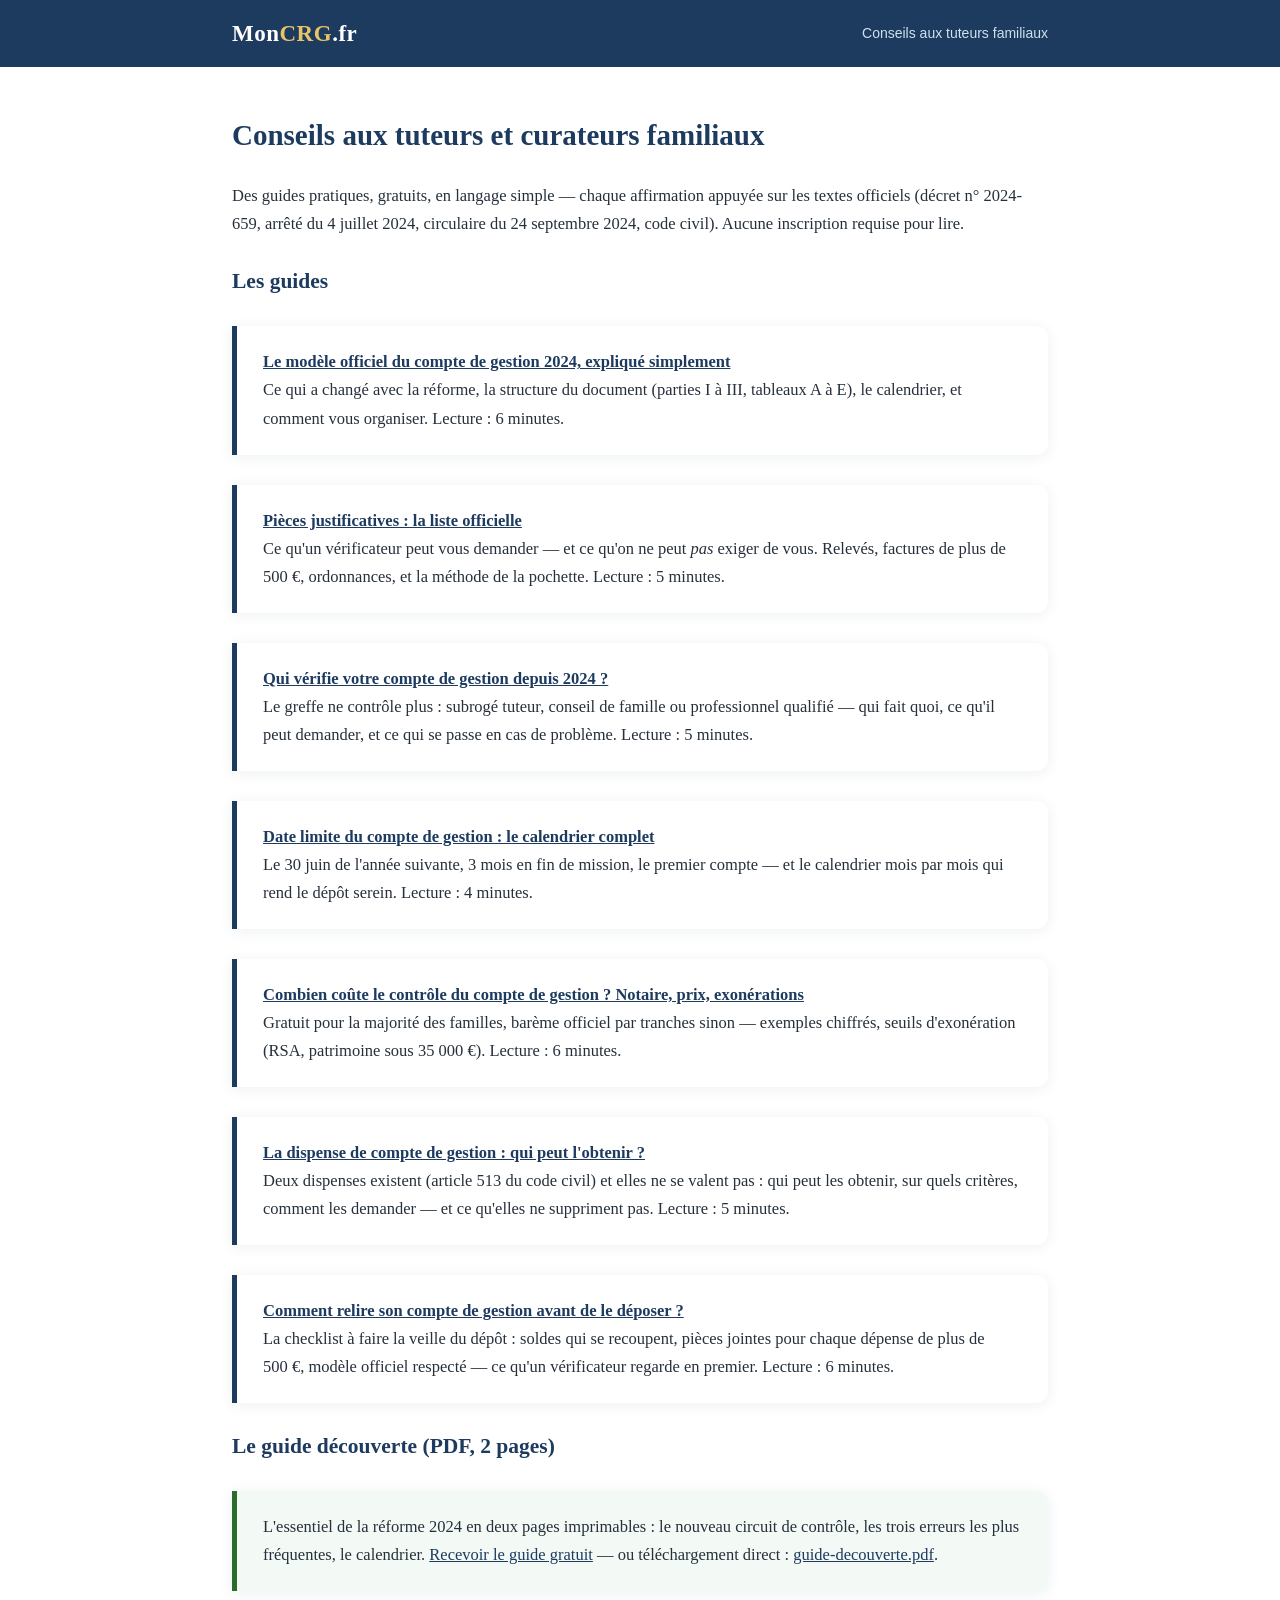
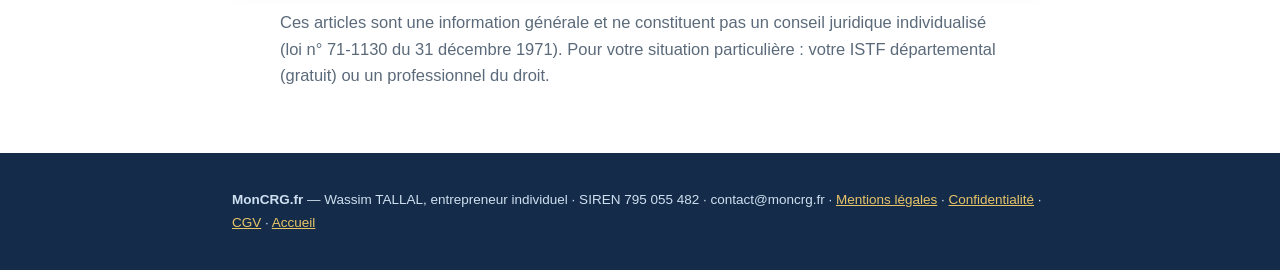
<file: conseils/index.html>
<!DOCTYPE html>
<html lang="fr">
<head>
<meta charset="UTF-8">
<meta name="viewport" content="width=device-width, initial-scale=1.0">
<title>Conseils aux tuteurs et curateurs familiaux | MonCRG</title>
<meta name="description" content="Guides pratiques gratuits pour les tuteurs et curateurs familiaux : modèle officiel du compte de gestion 2024, pièces justificatives, contrôle des comptes. En langage simple, sources officielles.">
<link rel="canonical" href="https://moncrg.fr/conseils/">
<link rel="stylesheet" href="../style.css">
<link rel="icon" type="image/png" sizes="32x32" href="../favicon-32.png">
<link rel="apple-touch-icon" href="../apple-touch-icon.png">
<meta property="og:type" content="website">
<meta property="og:title" content="Conseils aux tuteurs et curateurs familiaux">
<meta property="og:description" content="Guides pratiques gratuits : modèle officiel 2024, pièces justificatives, contrôle des comptes. En langage simple, sources officielles.">
<meta property="og:url" content="https://moncrg.fr/conseils/">
<meta property="og:image" content="https://moncrg.fr/og-image.png">
<meta property="og:locale" content="fr_FR">
<script defer src="https://cloud.umami.is/script.js" data-website-id="9338670e-f9f8-4c94-a887-c5fe9460c493"></script>
<script type="application/ld+json">
{
  "@context": "https://schema.org",
  "@type": "CollectionPage",
  "name": "Conseils aux tuteurs et curateurs familiaux",
  "url": "https://moncrg.fr/conseils/",
  "inLanguage": "fr-FR",
  "isPartOf": {"@type": "WebSite", "name": "MonCRG.fr", "url": "https://moncrg.fr/"}
}
</script>
</head>
<body>

<header>
  <div class="wrap">
    <a href="../index.html" class="logo">Mon<span>CRG</span>.fr</a>
    <div class="head-note">Conseils aux tuteurs familiaux</div>
  </div>
</header>

<main class="legal">
  <div class="wrap">
    <h1>Conseils aux tuteurs et curateurs familiaux</h1>
    <p>Des guides pratiques, gratuits, en langage simple — chaque affirmation appuyée sur les
    textes officiels (décret n°&nbsp;2024-659, arrêté du 4&nbsp;juillet 2024, circulaire du
    24&nbsp;septembre 2024, code civil). Aucune inscription requise pour lire.</p>

    <h2>Les guides</h2>

    <div class="encadre">
      <p><strong><a href="modele-officiel-compte-de-gestion.html">Le modèle officiel du compte de
      gestion 2024, expliqué simplement</a></strong><br>
      Ce qui a changé avec la réforme, la structure du document (parties I à III, tableaux A à E),
      le calendrier, et comment vous organiser. Lecture&nbsp;: 6 minutes.</p>
    </div>

    <div class="encadre">
      <p><strong><a href="pieces-justificatives-compte-de-gestion.html">Pièces justificatives&nbsp;:
      la liste officielle</a></strong><br>
      Ce qu'un vérificateur peut vous demander — et ce qu'on ne peut <em>pas</em> exiger de vous.
      Relevés, factures de plus de 500&nbsp;€, ordonnances, et la méthode de la pochette.
      Lecture&nbsp;: 5 minutes.</p>
    </div>

    <div class="encadre">
      <p><strong><a href="qui-verifie-comptes-tutelle.html">Qui vérifie votre compte de gestion
      depuis 2024&nbsp;?</a></strong><br>
      Le greffe ne contrôle plus&nbsp;: subrogé tuteur, conseil de famille ou professionnel qualifié —
      qui fait quoi, ce qu'il peut demander, et ce qui se passe en cas de problème.
      Lecture&nbsp;: 5 minutes.</p>
    </div>

    <div class="encadre">
      <p><strong><a href="date-limite-compte-de-gestion.html">Date limite du compte de
      gestion&nbsp;: le calendrier complet</a></strong><br>
      Le 30 juin de l'année suivante, 3 mois en fin de mission, le premier compte — et le
      calendrier mois par mois qui rend le dépôt serein. Lecture&nbsp;: 4 minutes.</p>
    </div>

    <div class="encadre">
      <p><strong><a href="cout-controle-compte-gestion-notaire.html">Combien coûte le contrôle du
      compte de gestion&nbsp;? Notaire, prix, exonérations</a></strong><br>
      Gratuit pour la majorité des familles, barème officiel par tranches sinon — exemples
      chiffrés, seuils d'exonération (RSA, patrimoine sous 35&nbsp;000&nbsp;€).
      Lecture&nbsp;: 6 minutes.</p>
    </div>

    <div class="encadre">
      <p><strong><a href="dispense-compte-de-gestion.html">La dispense de compte de gestion&nbsp;:
      qui peut l'obtenir&nbsp;?</a></strong><br>
      Deux dispenses existent (article 513 du code civil) et elles ne se valent pas&nbsp;: qui peut
      les obtenir, sur quels critères, comment les demander — et ce qu'elles ne suppriment pas.
      Lecture&nbsp;: 5 minutes.</p>
    </div>

    <div class="encadre">
      <p><strong><a href="comment-relire-compte-de-gestion.html">Comment relire son compte de
      gestion avant de le déposer&nbsp;?</a></strong><br>
      La checklist à faire la veille du dépôt&nbsp;: soldes qui se recoupent, pièces jointes pour
      chaque dépense de plus de 500&nbsp;€, modèle officiel respecté — ce qu'un vérificateur
      regarde en premier. Lecture&nbsp;: 6 minutes.</p>
    </div>

    <h2>Le guide découverte (PDF, 2 pages)</h2>
    <div class="encadre vert">
      <p>L'essentiel de la réforme 2024 en deux pages imprimables&nbsp;: le nouveau circuit de
      contrôle, les trois erreurs les plus fréquentes, le calendrier.
      <a href="../index.html?utm_source=site&utm_medium=conseils-hub&utm_campaign=guide">Recevoir le
      guide gratuit</a> — ou téléchargement direct&nbsp;:
      <a href="../guide-decouverte.pdf">guide-decouverte.pdf</a>.</p>
    </div>

    <p class="references" style="text-align:left">Ces articles sont une information générale et ne
    constituent pas un conseil juridique individualisé (loi n°&nbsp;71-1130 du 31 décembre 1971).
    Pour votre situation particulière&nbsp;: votre ISTF départemental (gratuit) ou un professionnel
    du droit.</p>
  </div>
</main>

<footer>
  <div class="wrap">
    <div><strong>MonCRG.fr</strong> — Wassim TALLAL, entrepreneur individuel · SIREN 795&nbsp;055&nbsp;482 ·
    contact@moncrg.fr · <a href="../mentions-legales.html">Mentions légales</a> ·
    <a href="../confidentialite.html">Confidentialité</a> · <a href="../cgv.html">CGV</a> ·
    <a href="../index.html">Accueil</a></div>
  </div>
</footer>

</body>
</html>
</file>
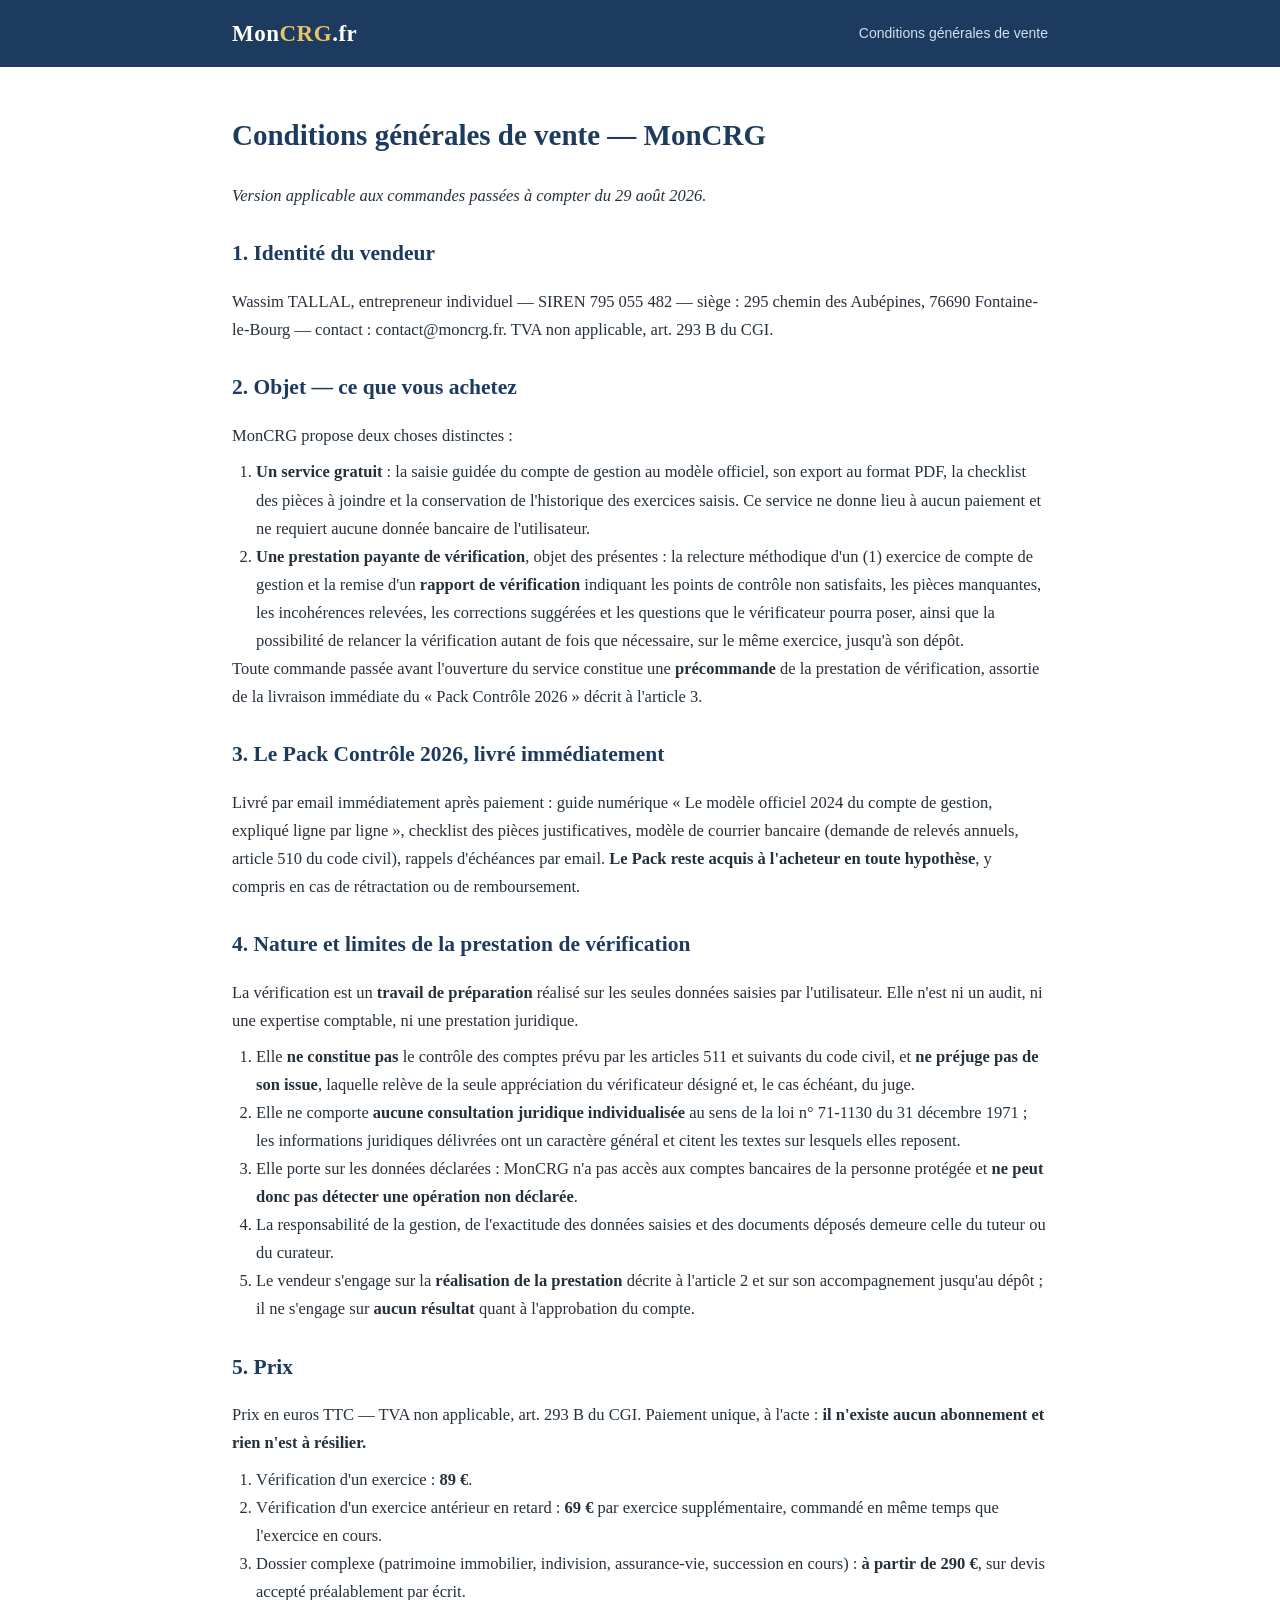
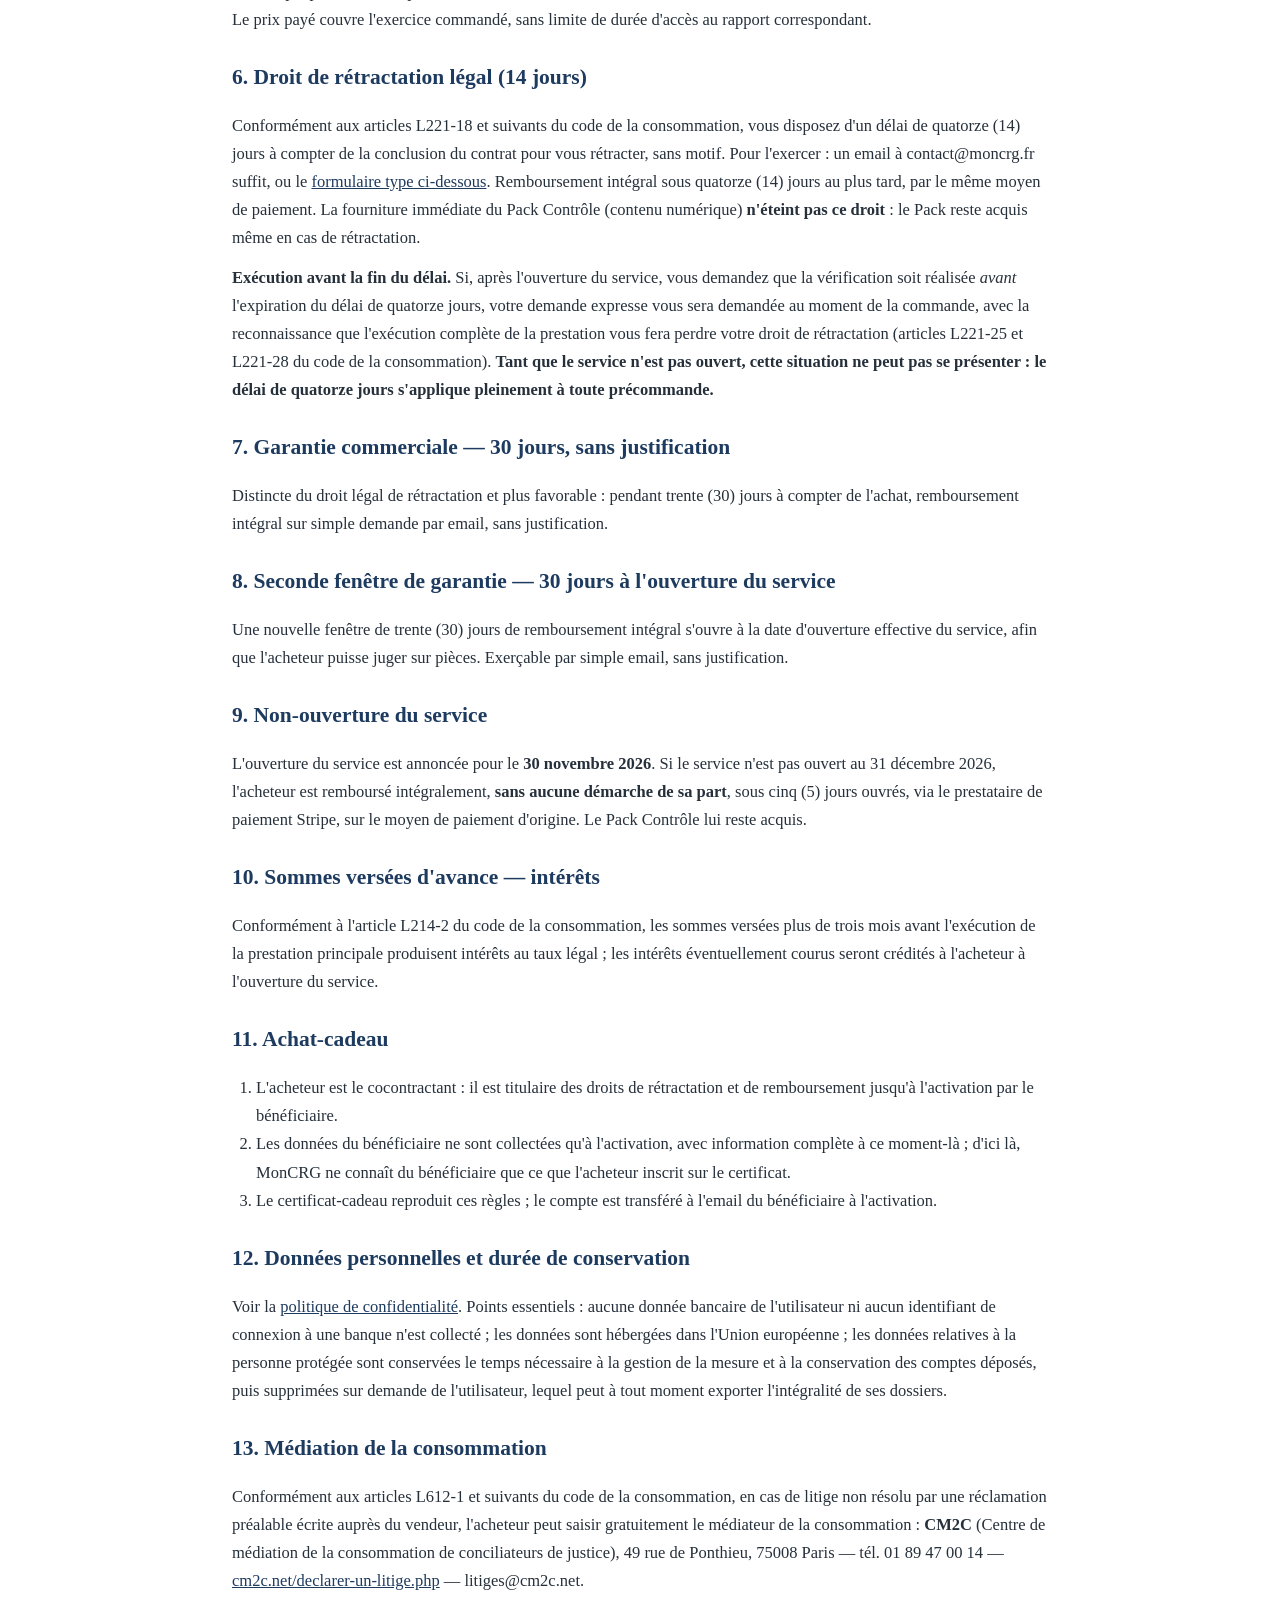
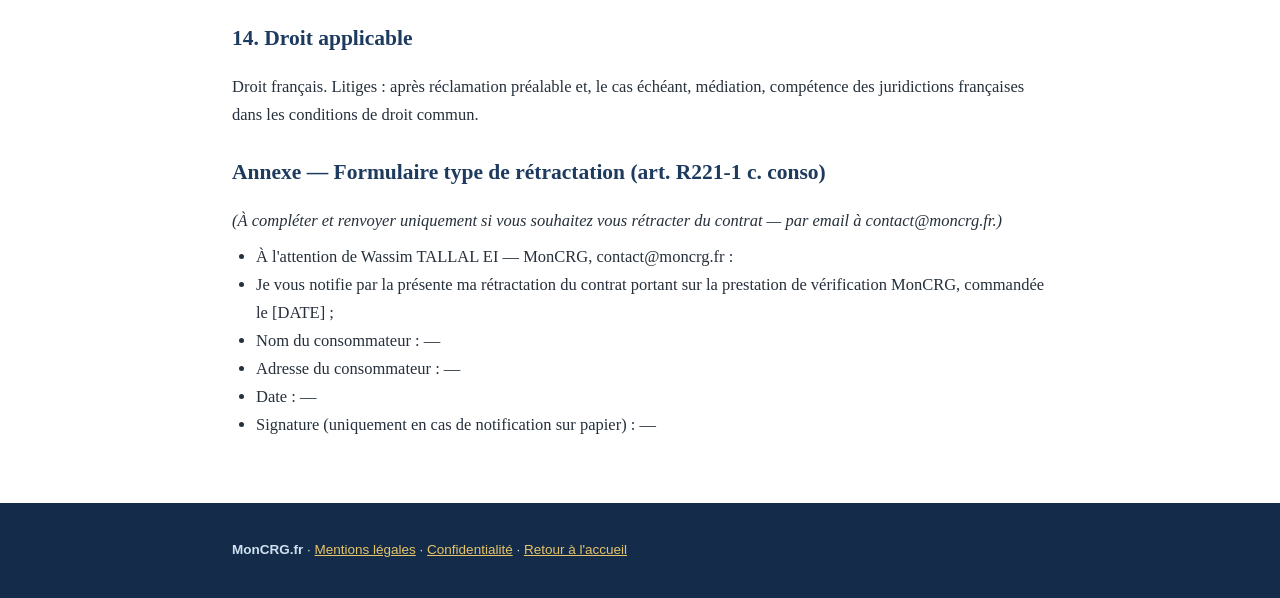
<file: cgv.html>
<!DOCTYPE html>
<html lang="fr">
<head>
<meta charset="UTF-8">
<meta name="viewport" content="width=device-width, initial-scale=1.0">
<title>Conditions générales de vente — MonCRG</title>
<link rel="canonical" href="https://moncrg.fr/cgv.html">
<link rel="stylesheet" href="style.css">
<link rel="icon" type="image/png" sizes="32x32" href="favicon-32.png">
<link rel="apple-touch-icon" href="apple-touch-icon.png">
<script defer src="https://cloud.umami.is/script.js" data-website-id="9338670e-f9f8-4c94-a887-c5fe9460c493"></script>
</head>
<body>

<header>
  <div class="wrap">
    <a href="index.html" class="logo">Mon<span>CRG</span>.fr</a>
    <div class="head-note">Conditions générales de vente</div>
  </div>
</header>

<main class="legal">
  <div class="wrap">
    <h1>Conditions générales de vente — MonCRG</h1>
    <p><em>Version applicable aux commandes passées à compter du 29 août 2026.</em></p>

    <h2>1. Identité du vendeur</h2>
    <p>Wassim TALLAL, entrepreneur individuel — SIREN 795&nbsp;055&nbsp;482 — siège&nbsp;:
    295&nbsp;chemin des Aubépines, 76690 Fontaine-le-Bourg — contact&nbsp;: contact@moncrg.fr.
    TVA non applicable, art. 293 B du CGI.</p>

    <h2>2. Objet — ce que vous achetez</h2>
    <p>MonCRG propose deux choses distinctes&nbsp;:</p>
    <ol>
      <li><strong>Un service gratuit</strong>&nbsp;: la saisie guidée du compte de gestion au modèle
      officiel, son export au format PDF, la checklist des pièces à joindre et la conservation de
      l'historique des exercices saisis. Ce service ne donne lieu à aucun paiement et ne requiert
      aucune donnée bancaire de l'utilisateur.</li>
      <li><strong>Une prestation payante de vérification</strong>, objet des présentes&nbsp;: la
      relecture méthodique d'un (1) exercice de compte de gestion et la remise d'un
      <strong>rapport de vérification</strong> indiquant les points de contrôle non satisfaits, les
      pièces manquantes, les incohérences relevées, les corrections suggérées et les questions que le
      vérificateur pourra poser, ainsi que la possibilité de relancer la vérification autant de fois
      que nécessaire, sur le même exercice, jusqu'à son dépôt.</li>
    </ol>
    <p>Toute commande passée avant l'ouverture du service constitue une <strong>précommande</strong>
    de la prestation de vérification, assortie de la livraison immédiate du «&nbsp;Pack Contrôle
    2026&nbsp;» décrit à l'article 3.</p>

    <h2>3. Le Pack Contrôle 2026, livré immédiatement</h2>
    <p>Livré par email immédiatement après paiement&nbsp;: guide numérique «&nbsp;Le modèle officiel
    2024 du compte de gestion, expliqué ligne par ligne&nbsp;», checklist des pièces justificatives,
    modèle de courrier bancaire (demande de relevés annuels, article 510 du code civil), rappels
    d'échéances par email. <strong>Le Pack reste acquis à l'acheteur en toute hypothèse</strong>, y
    compris en cas de rétractation ou de remboursement.</p>

    <h2>4. Nature et limites de la prestation de vérification</h2>
    <p>La vérification est un <strong>travail de préparation</strong> réalisé sur les seules données
    saisies par l'utilisateur. Elle n'est ni un audit, ni une expertise comptable, ni une prestation
    juridique.</p>
    <ol>
      <li>Elle <strong>ne constitue pas</strong> le contrôle des comptes prévu par les articles 511 et
      suivants du code civil, et <strong>ne préjuge pas de son issue</strong>, laquelle relève de la
      seule appréciation du vérificateur désigné et, le cas échéant, du juge.</li>
      <li>Elle ne comporte <strong>aucune consultation juridique individualisée</strong> au sens de la
      loi n°&nbsp;71-1130 du 31 décembre 1971&nbsp;; les informations juridiques délivrées ont un
      caractère général et citent les textes sur lesquels elles reposent.</li>
      <li>Elle porte sur les données déclarées&nbsp;: MonCRG n'a pas accès aux comptes bancaires de la
      personne protégée et <strong>ne peut donc pas détecter une opération non déclarée</strong>.</li>
      <li>La responsabilité de la gestion, de l'exactitude des données saisies et des documents
      déposés demeure celle du tuteur ou du curateur.</li>
      <li>Le vendeur s'engage sur la <strong>réalisation de la prestation</strong> décrite à l'article
      2 et sur son accompagnement jusqu'au dépôt&nbsp;; il ne s'engage sur <strong>aucun résultat</strong>
      quant à l'approbation du compte.</li>
    </ol>

    <h2>5. Prix</h2>
    <p>Prix en euros TTC — TVA non applicable, art. 293 B du CGI. Paiement unique, à l'acte&nbsp;:
    <strong>il n'existe aucun abonnement et rien n'est à résilier.</strong></p>
    <ol>
      <li>Vérification d'un exercice&nbsp;: <strong>89&nbsp;€</strong>.</li>
      <li>Vérification d'un exercice antérieur en retard&nbsp;: <strong>69&nbsp;€</strong> par exercice
      supplémentaire, commandé en même temps que l'exercice en cours.</li>
      <li>Dossier complexe (patrimoine immobilier, indivision, assurance-vie, succession en
      cours)&nbsp;: <strong>à partir de 290&nbsp;€</strong>, sur devis accepté préalablement par écrit.</li>
    </ol>
    <p>Le prix payé couvre l'exercice commandé, sans limite de durée d'accès au rapport correspondant.</p>

    <h2>6. Droit de rétractation légal (14 jours)</h2>
    <p>Conformément aux articles L221-18 et suivants du code de la consommation, vous disposez d'un
    délai de quatorze (14) jours à compter de la conclusion du contrat pour vous rétracter, sans motif.
    Pour l'exercer&nbsp;: un email à contact@moncrg.fr suffit, ou le
    <a href="#retractation">formulaire type ci-dessous</a>. Remboursement intégral sous quatorze (14)
    jours au plus tard, par le même moyen de paiement. La fourniture immédiate du Pack Contrôle
    (contenu numérique) <strong>n'éteint pas ce droit</strong>&nbsp;: le Pack reste acquis même en cas
    de rétractation.</p>
    <p><strong>Exécution avant la fin du délai.</strong> Si, après l'ouverture du service, vous
    demandez que la vérification soit réalisée <em>avant</em> l'expiration du délai de quatorze jours,
    votre demande expresse vous sera demandée au moment de la commande, avec la reconnaissance que
    l'exécution complète de la prestation vous fera perdre votre droit de rétractation (articles
    L221-25 et L221-28 du code de la consommation). <strong>Tant que le service n'est pas ouvert,
    cette situation ne peut pas se présenter&nbsp;: le délai de quatorze jours s'applique pleinement
    à toute précommande.</strong></p>

    <h2>7. Garantie commerciale — 30 jours, sans justification</h2>
    <p>Distincte du droit légal de rétractation et plus favorable&nbsp;: pendant trente (30) jours à
    compter de l'achat, remboursement intégral sur simple demande par email, sans justification.</p>

    <h2>8. Seconde fenêtre de garantie — 30 jours à l'ouverture du service</h2>
    <p>Une nouvelle fenêtre de trente (30) jours de remboursement intégral s'ouvre à la date
    d'ouverture effective du service, afin que l'acheteur puisse juger sur pièces. Exerçable par simple
    email, sans justification.</p>

    <h2>9. Non-ouverture du service</h2>
    <p>L'ouverture du service est annoncée pour le <strong>30 novembre 2026</strong>. Si le service
    n'est pas ouvert au 31 décembre 2026, l'acheteur est remboursé intégralement, <strong>sans aucune
    démarche de sa part</strong>, sous cinq (5) jours ouvrés, via le prestataire de paiement Stripe,
    sur le moyen de paiement d'origine. Le Pack Contrôle lui reste acquis.</p>

    <h2>10. Sommes versées d'avance — intérêts</h2>
    <p>Conformément à l'article L214-2 du code de la consommation, les sommes versées plus de trois
    mois avant l'exécution de la prestation principale produisent intérêts au taux légal&nbsp;; les
    intérêts éventuellement courus seront crédités à l'acheteur à l'ouverture du service.</p>

    <h2>11. Achat-cadeau</h2>
    <ol>
      <li>L'acheteur est le cocontractant&nbsp;: il est titulaire des droits de rétractation et de
      remboursement jusqu'à l'activation par le bénéficiaire.</li>
      <li>Les données du bénéficiaire ne sont collectées qu'à l'activation, avec information complète à
      ce moment-là&nbsp;; d'ici là, MonCRG ne connaît du bénéficiaire que ce que l'acheteur inscrit sur
      le certificat.</li>
      <li>Le certificat-cadeau reproduit ces règles&nbsp;; le compte est transféré à l'email du
      bénéficiaire à l'activation.</li>
    </ol>

    <h2>12. Données personnelles et durée de conservation</h2>
    <p>Voir la <a href="confidentialite.html">politique de confidentialité</a>. Points essentiels&nbsp;:
    aucune donnée bancaire de l'utilisateur ni aucun identifiant de connexion à une banque n'est
    collecté&nbsp;; les données sont hébergées dans l'Union européenne&nbsp;; les données relatives à
    la personne protégée sont conservées le temps nécessaire à la gestion de la mesure et à la
    conservation des comptes déposés, puis supprimées sur demande de l'utilisateur, lequel peut à tout
    moment exporter l'intégralité de ses dossiers.</p>

    <h2>13. Médiation de la consommation</h2>
    <p>Conformément aux articles L612-1 et suivants du code de la consommation, en cas de litige non
    résolu par une réclamation préalable écrite auprès du vendeur, l'acheteur peut saisir gratuitement
    le médiateur de la consommation&nbsp;: <strong>CM2C</strong> (Centre de médiation de la
    consommation de conciliateurs de justice), 49&nbsp;rue de Ponthieu, 75008 Paris —
    tél.&nbsp;01&nbsp;89&nbsp;47&nbsp;00&nbsp;14 —
    <a href="https://www.cm2c.net/declarer-un-litige.php">cm2c.net/declarer-un-litige.php</a> —
    litiges@cm2c.net.</p>

    <h2>14. Droit applicable</h2>
    <p>Droit français. Litiges&nbsp;: après réclamation préalable et, le cas échéant, médiation,
    compétence des juridictions françaises dans les conditions de droit commun.</p>

    <h2 id="retractation">Annexe — Formulaire type de rétractation (art. R221-1 c. conso)</h2>
    <p><em>(À compléter et renvoyer uniquement si vous souhaitez vous rétracter du contrat — par email
    à contact@moncrg.fr.)</em></p>
    <ul>
      <li>À l'attention de Wassim TALLAL EI — MonCRG, contact@moncrg.fr&nbsp;:</li>
      <li>Je vous notifie par la présente ma rétractation du contrat portant sur la prestation de
      vérification MonCRG, commandée le [DATE]&nbsp;;</li>
      <li>Nom du consommateur&nbsp;: —</li>
      <li>Adresse du consommateur&nbsp;: —</li>
      <li>Date&nbsp;: —</li>
      <li>Signature (uniquement en cas de notification sur papier)&nbsp;: —</li>
    </ul>
  </div>
</main>

<footer>
  <div class="wrap">
    <div><strong>MonCRG.fr</strong> · <a href="mentions-legales.html">Mentions légales</a> ·
    <a href="confidentialite.html">Confidentialité</a> · <a href="index.html">Retour à l'accueil</a></div>
  </div>
</footer>

</body>
</html>
</file>
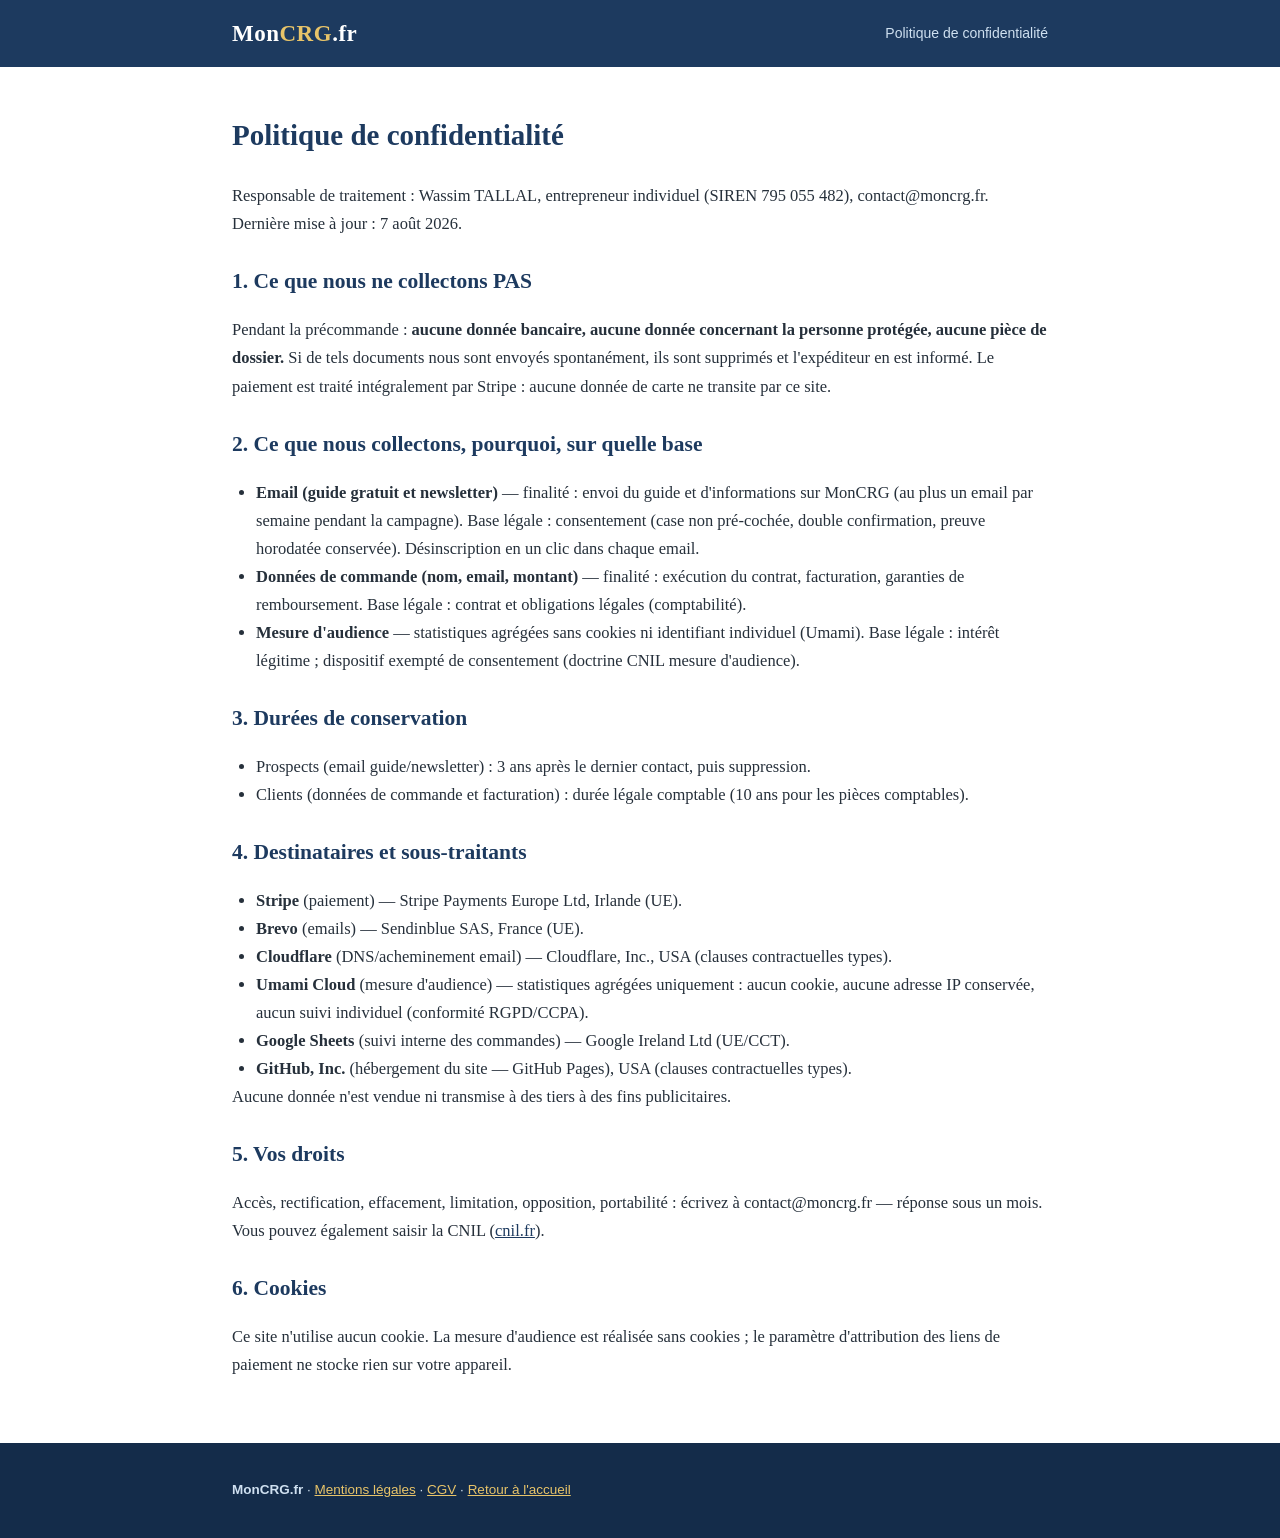
<file: confidentialite.html>
<!DOCTYPE html>
<html lang="fr">
<head>
<meta charset="UTF-8">
<meta name="viewport" content="width=device-width, initial-scale=1.0">
<title>Politique de confidentialité — MonCRG</title>
<link rel="canonical" href="https://moncrg.fr/confidentialite.html">
<link rel="stylesheet" href="style.css">
<link rel="icon" type="image/png" sizes="32x32" href="favicon-32.png">
<link rel="apple-touch-icon" href="apple-touch-icon.png">
<script defer src="https://cloud.umami.is/script.js" data-website-id="9338670e-f9f8-4c94-a887-c5fe9460c493"></script>
</head>
<body>

<header>
  <div class="wrap">
    <a href="index.html" class="logo">Mon<span>CRG</span>.fr</a>
    <div class="head-note">Politique de confidentialité</div>
  </div>
</header>

<main class="legal">
  <div class="wrap">
    <h1>Politique de confidentialité</h1>
    <p>Responsable de traitement&nbsp;: Wassim TALLAL, entrepreneur individuel (SIREN
    795&nbsp;055&nbsp;482), contact@moncrg.fr. Dernière mise à jour&nbsp;:
    7&nbsp;août&nbsp;2026.</p>

    <h2>1. Ce que nous ne collectons PAS</h2>
    <p>Pendant la précommande&nbsp;: <strong>aucune donnée bancaire, aucune donnée concernant la
    personne protégée, aucune pièce de dossier.</strong> Si de tels documents nous sont envoyés
    spontanément, ils sont supprimés et l'expéditeur en est informé. Le paiement est traité
    intégralement par Stripe&nbsp;: aucune donnée de carte ne transite par ce site.</p>

    <h2>2. Ce que nous collectons, pourquoi, sur quelle base</h2>
    <ul>
      <li><strong>Email (guide gratuit et newsletter)</strong> — finalité&nbsp;: envoi du guide et
      d'informations sur MonCRG (au plus un email par semaine pendant la campagne). Base légale&nbsp;:
      consentement (case non pré-cochée, double confirmation, preuve horodatée conservée).
      Désinscription en un clic dans chaque email.</li>
      <li><strong>Données de commande (nom, email, montant)</strong> — finalité&nbsp;: exécution du
      contrat, facturation, garanties de remboursement. Base légale&nbsp;: contrat et obligations
      légales (comptabilité).</li>
      <li><strong>Mesure d'audience</strong> — statistiques agrégées sans cookies ni identifiant
      individuel (Umami). Base légale&nbsp;: intérêt légitime&nbsp;; dispositif exempté de consentement
      (doctrine CNIL mesure d'audience).</li>
    </ul>

    <h2>3. Durées de conservation</h2>
    <ul>
      <li>Prospects (email guide/newsletter)&nbsp;: 3 ans après le dernier contact, puis suppression.</li>
      <li>Clients (données de commande et facturation)&nbsp;: durée légale comptable (10 ans pour les
      pièces comptables).</li>
    </ul>

    <h2>4. Destinataires et sous-traitants</h2>
    <ul>
      <li><strong>Stripe</strong> (paiement) — Stripe Payments Europe Ltd, Irlande (UE).</li>
      <li><strong>Brevo</strong> (emails) — Sendinblue SAS, France (UE).</li>
      <li><strong>Cloudflare</strong> (DNS/acheminement email) — Cloudflare, Inc., USA (clauses
      contractuelles types).</li>
      <li><strong>Umami Cloud</strong> (mesure d'audience) — statistiques agrégées uniquement&nbsp;:
      aucun cookie, aucune adresse IP conservée, aucun suivi individuel (conformité RGPD/CCPA).</li>
      <li><strong>Google Sheets</strong> (suivi interne des commandes) — Google Ireland Ltd (UE/CCT).</li>
      <li><strong>GitHub, Inc.</strong> (hébergement du site — GitHub Pages), USA (clauses
      contractuelles types).</li>
    </ul>
    <p>Aucune donnée n'est vendue ni transmise à des tiers à des fins publicitaires.</p>

    <h2>5. Vos droits</h2>
    <p>Accès, rectification, effacement, limitation, opposition, portabilité&nbsp;: écrivez à
    contact@moncrg.fr — réponse sous un mois. Vous pouvez également saisir la CNIL
    (<a href="https://www.cnil.fr" rel="noopener">cnil.fr</a>).</p>

    <h2>6. Cookies</h2>
    <p>Ce site n'utilise aucun cookie. La mesure d'audience est réalisée sans cookies&nbsp;; le
    paramètre d'attribution des liens de paiement ne stocke rien sur votre appareil.</p>
  </div>
</main>

<footer>
  <div class="wrap">
    <div><strong>MonCRG.fr</strong> · <a href="mentions-legales.html">Mentions légales</a> ·
    <a href="cgv.html">CGV</a> · <a href="index.html">Retour à l'accueil</a></div>
  </div>
</footer>

</body>
</html>
</file>
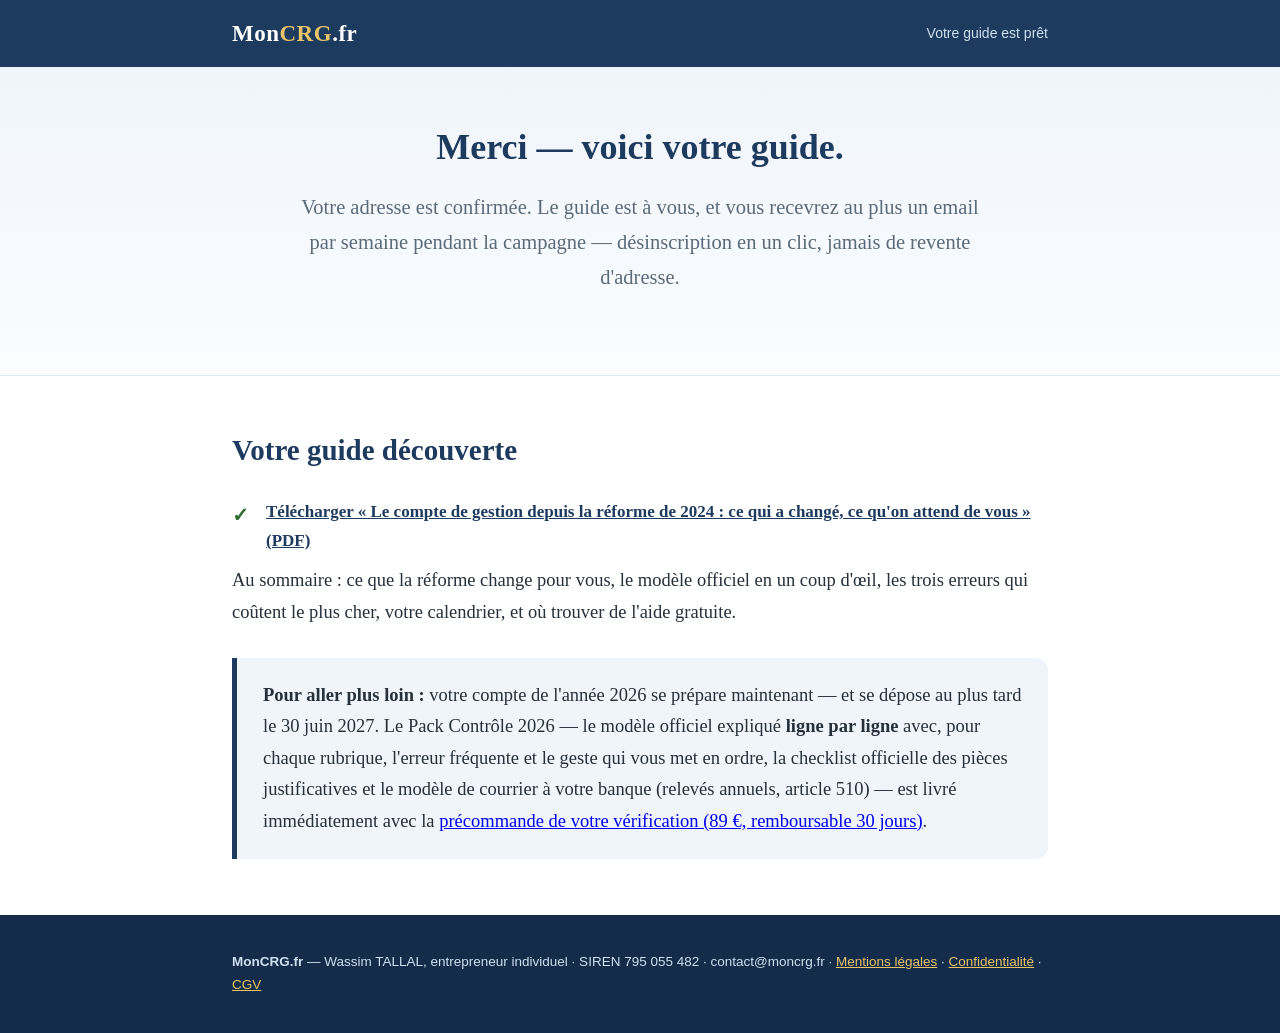
<file: guide.html>
<!DOCTYPE html>
<html lang="fr">
<head>
<meta charset="UTF-8">
<meta name="viewport" content="width=device-width, initial-scale=1.0">
<title>Votre guide — MonCRG</title>
<meta name="robots" content="noindex">
<link rel="stylesheet" href="style.css">
<link rel="icon" type="image/png" sizes="32x32" href="favicon-32.png">
<link rel="apple-touch-icon" href="apple-touch-icon.png">
<script defer src="https://cloud.umami.is/script.js" data-website-id="9338670e-f9f8-4c94-a887-c5fe9460c493"></script>
</head>
<body>

<header>
  <div class="wrap">
    <a href="index.html" class="logo">Mon<span>CRG</span>.fr</a>
    <div class="head-note">Votre guide est prêt</div>
  </div>
</header>

<div class="hero">
  <div class="wrap">
    <h1>Merci — voici votre guide.</h1>
    <p class="sous">Votre adresse est confirmée. Le guide est à vous, et vous recevrez au plus un
    email par semaine pendant la campagne — désinscription en un clic, jamais de revente d'adresse.</p>
  </div>
</div>

<section>
  <div class="wrap">
    <h2>Votre guide découverte</h2>
    <ul class="points">
      <li><a href="guide-decouverte.pdf"><strong>Télécharger « Le compte de gestion depuis la réforme
      de 2024 : ce qui a changé, ce qu'on attend de vous » (PDF)</strong></a></li>
    </ul>
    <p>Au sommaire&nbsp;: ce que la réforme change pour vous, le modèle officiel en un coup d'œil,
    les trois erreurs qui coûtent le plus cher, votre calendrier, et où trouver de l'aide gratuite.</p>

    <div class="encadre">
      <p><strong>Pour aller plus loin&nbsp;:</strong> votre compte de l'année 2026 se prépare
      maintenant — et se dépose au plus tard le 30&nbsp;juin 2027. Le Pack Contrôle 2026 — le modèle
      officiel expliqué <strong>ligne par ligne</strong> avec, pour chaque rubrique, l'erreur fréquente
      et le geste qui vous met en ordre, la checklist officielle des pièces justificatives et le modèle
      de courrier à votre banque (relevés annuels, article 510) — est livré immédiatement avec la
      <a href="index.html#precommande">précommande de votre vérification (89&nbsp;€, remboursable 30&nbsp;jours)</a>.</p>
    </div>
  </div>
</section>

<footer>
  <div class="wrap">
    <div><strong>MonCRG.fr</strong> — Wassim TALLAL, entrepreneur individuel · SIREN 795&nbsp;055&nbsp;482 ·
    contact@moncrg.fr · <a href="mentions-legales.html">Mentions légales</a> ·
    <a href="confidentialite.html">Confidentialité</a> · <a href="cgv.html">CGV</a></div>
  </div>
</footer>

</body>
</html>
</file>
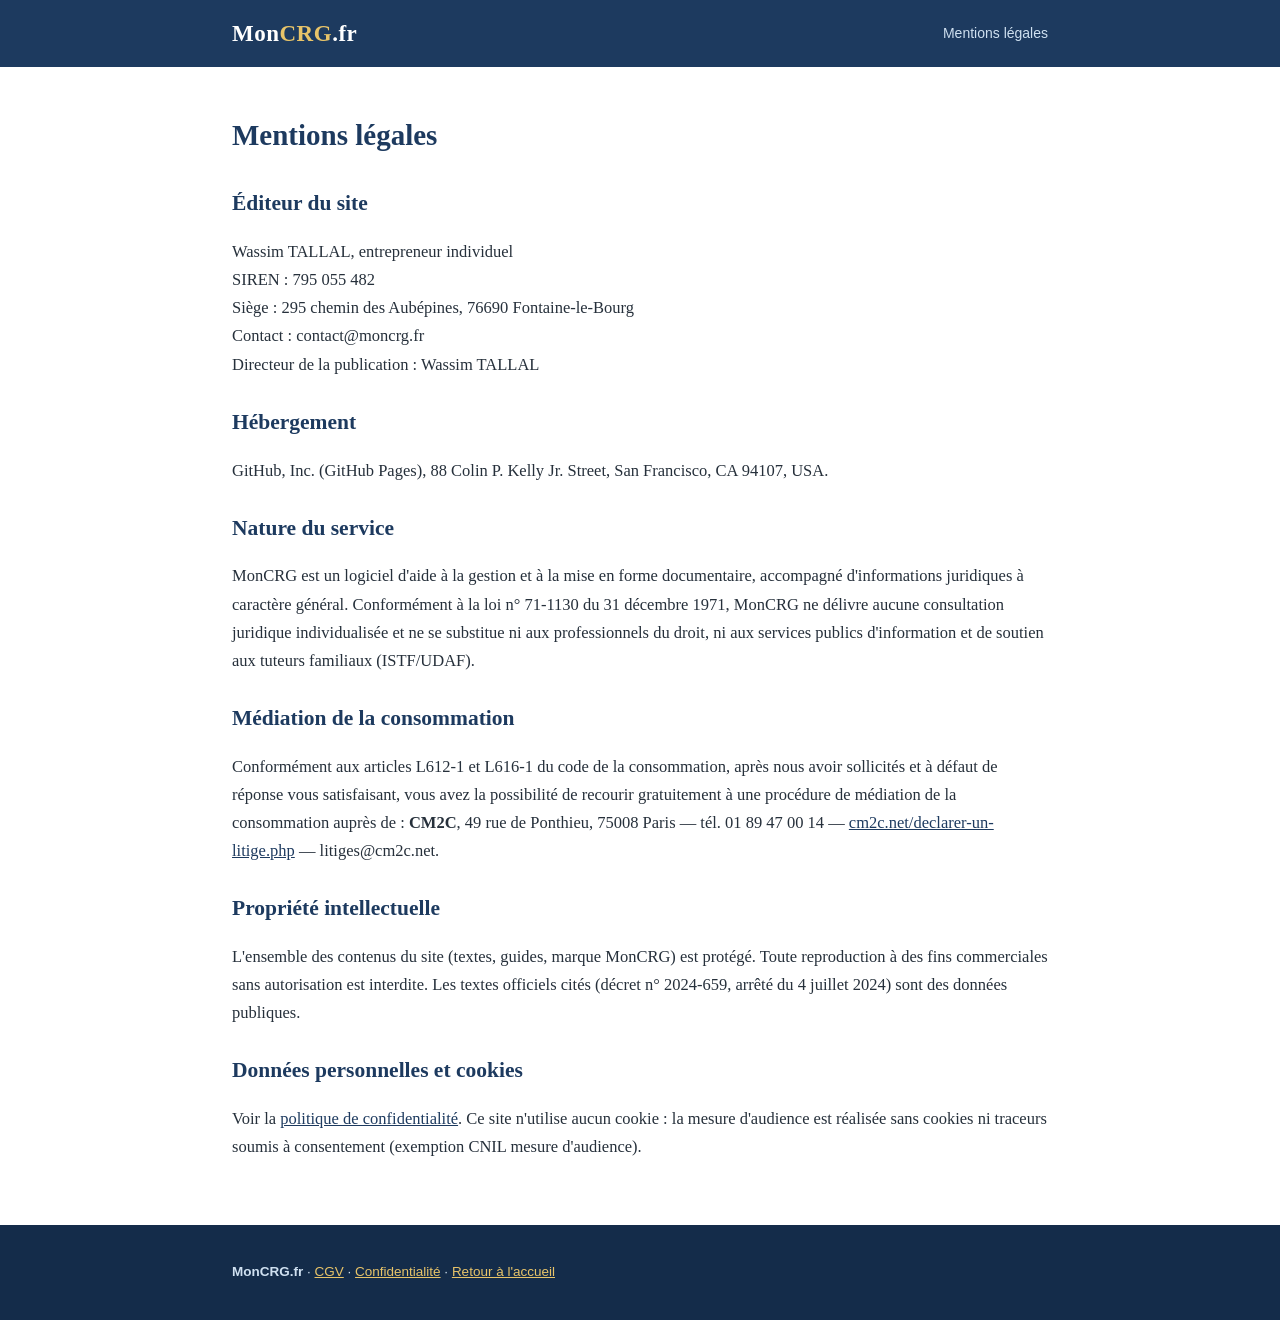
<file: mentions-legales.html>
<!DOCTYPE html>
<html lang="fr">
<head>
<meta charset="UTF-8">
<meta name="viewport" content="width=device-width, initial-scale=1.0">
<title>Mentions légales — MonCRG</title>
<link rel="canonical" href="https://moncrg.fr/mentions-legales.html">
<link rel="stylesheet" href="style.css">
<link rel="icon" type="image/png" sizes="32x32" href="favicon-32.png">
<link rel="apple-touch-icon" href="apple-touch-icon.png">
<script defer src="https://cloud.umami.is/script.js" data-website-id="9338670e-f9f8-4c94-a887-c5fe9460c493"></script>
</head>
<body>

<header>
  <div class="wrap">
    <a href="index.html" class="logo">Mon<span>CRG</span>.fr</a>
    <div class="head-note">Mentions légales</div>
  </div>
</header>

<main class="legal">
  <div class="wrap">
    <h1>Mentions légales</h1>

    <h2>Éditeur du site</h2>
    <p>Wassim TALLAL, entrepreneur individuel<br>
    SIREN&nbsp;: 795&nbsp;055&nbsp;482<br>
    Siège&nbsp;: 295&nbsp;chemin des Aubépines, 76690 Fontaine-le-Bourg<br>
    Contact&nbsp;: contact@moncrg.fr<br>
    Directeur de la publication&nbsp;: Wassim TALLAL</p>

    <h2>Hébergement</h2>
    <p>GitHub, Inc. (GitHub Pages), 88 Colin P. Kelly Jr. Street, San Francisco, CA 94107, USA.</p>

    <h2>Nature du service</h2>
    <p>MonCRG est un logiciel d'aide à la gestion et à la mise en forme documentaire, accompagné
    d'informations juridiques à caractère général. Conformément à la loi n°&nbsp;71-1130 du
    31 décembre 1971, MonCRG ne délivre aucune consultation juridique individualisée et ne se substitue
    ni aux professionnels du droit, ni aux services publics d'information et de soutien aux tuteurs
    familiaux (ISTF/UDAF).</p>

    <h2>Médiation de la consommation</h2>
    <p>Conformément aux articles L612-1 et L616-1 du code de la consommation, après nous avoir
    sollicités et à défaut de réponse vous satisfaisant, vous avez la possibilité de recourir
    gratuitement à une procédure de médiation de la consommation auprès de&nbsp;:
    <strong>CM2C</strong>, 49&nbsp;rue de Ponthieu, 75008 Paris —
    tél.&nbsp;01&nbsp;89&nbsp;47&nbsp;00&nbsp;14 —
    <a href="https://www.cm2c.net/declarer-un-litige.php">cm2c.net/declarer-un-litige.php</a> —
    litiges@cm2c.net.</p>

    <h2>Propriété intellectuelle</h2>
    <p>L'ensemble des contenus du site (textes, guides, marque MonCRG) est protégé. Toute reproduction
    à des fins commerciales sans autorisation est interdite. Les textes officiels cités (décret
    n°&nbsp;2024-659, arrêté du 4 juillet 2024) sont des données publiques.</p>

    <h2>Données personnelles et cookies</h2>
    <p>Voir la <a href="confidentialite.html">politique de confidentialité</a>. Ce site n'utilise
    aucun cookie&nbsp;: la mesure d'audience est réalisée sans cookies ni traceurs soumis à
    consentement (exemption CNIL mesure d'audience).</p>
  </div>
</main>

<footer>
  <div class="wrap">
    <div><strong>MonCRG.fr</strong> · <a href="cgv.html">CGV</a> ·
    <a href="confidentialite.html">Confidentialité</a> · <a href="index.html">Retour à l'accueil</a></div>
  </div>
</footer>

</body>
</html>
</file>
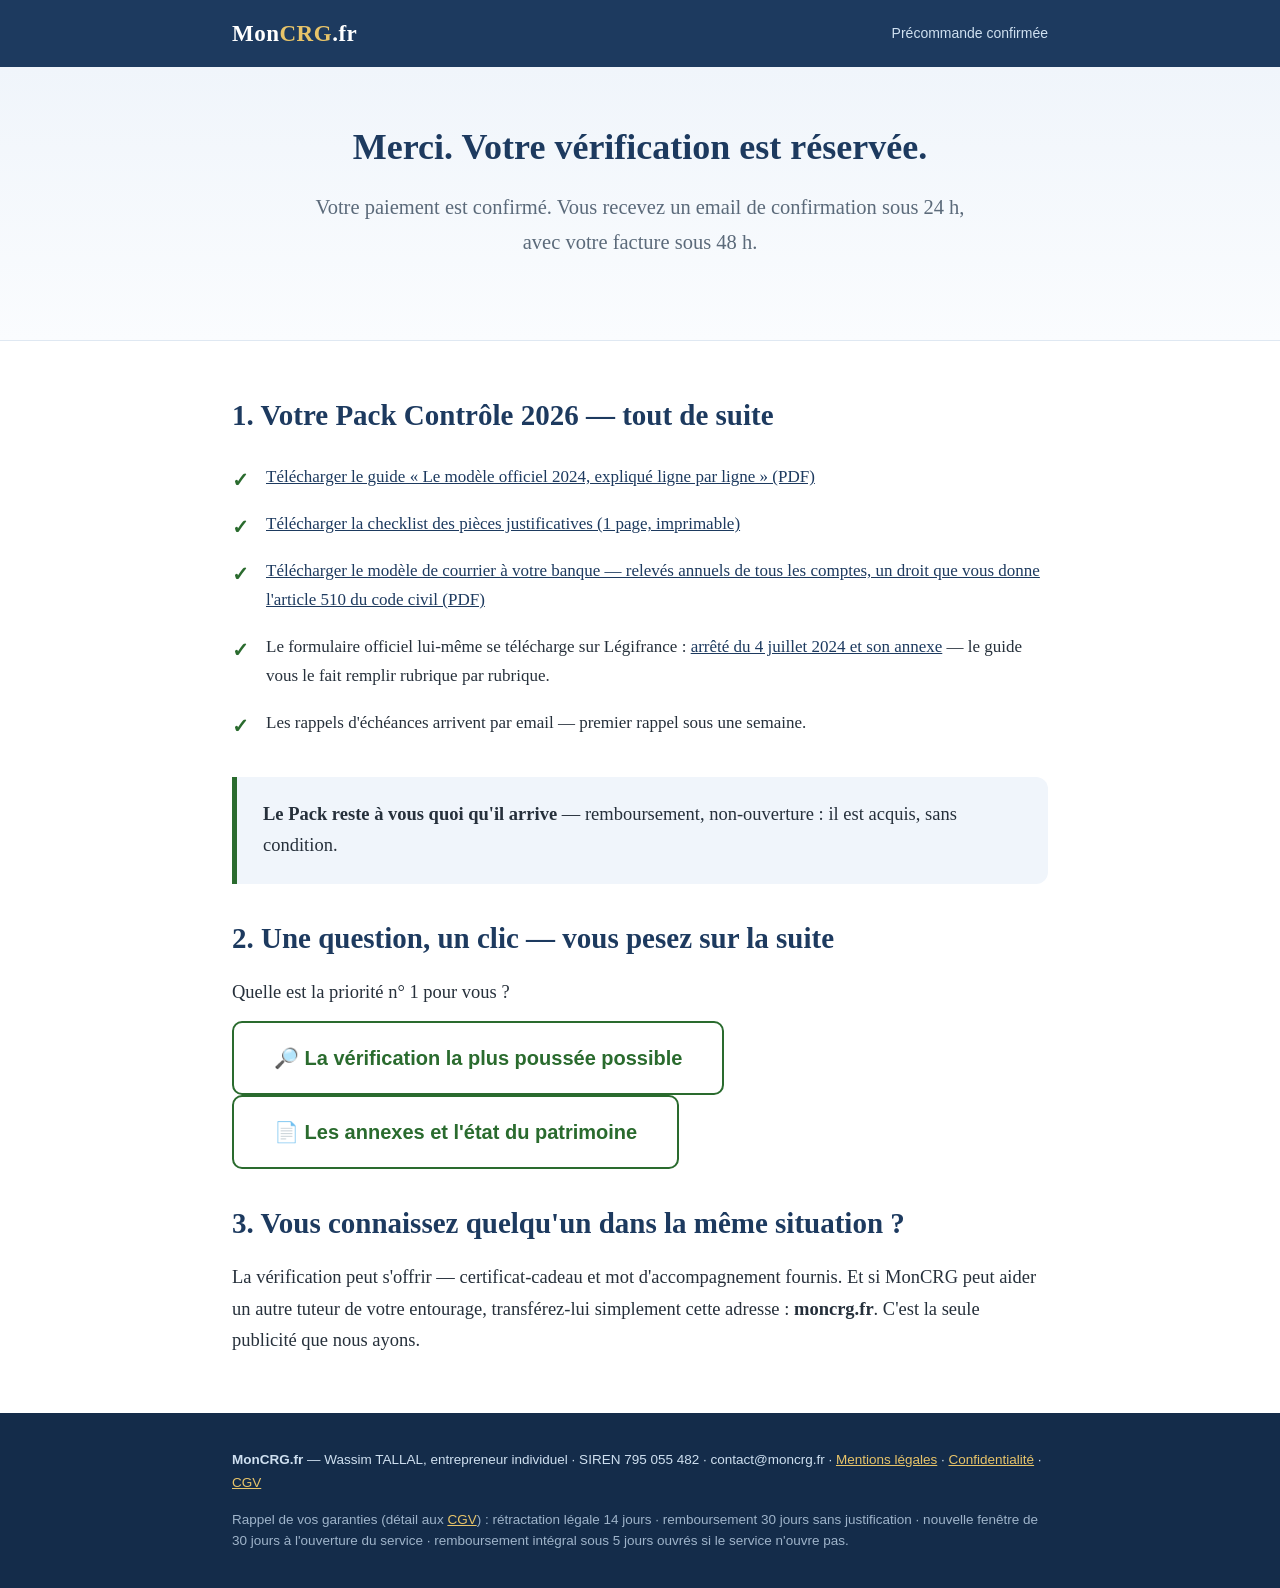
<file: merci.html>
<!DOCTYPE html>
<html lang="fr">
<head>
<meta charset="UTF-8">
<meta name="viewport" content="width=device-width, initial-scale=1.0">
<title>Merci — votre précommande MonCRG</title>
<meta name="robots" content="noindex">
<link rel="stylesheet" href="style.css">
<link rel="icon" type="image/png" sizes="32x32" href="favicon-32.png">
<link rel="apple-touch-icon" href="apple-touch-icon.png">
<script defer src="https://cloud.umami.is/script.js" data-website-id="9338670e-f9f8-4c94-a887-c5fe9460c493"></script>
</head>
<body>

<header>
  <div class="wrap">
    <a href="index.html" class="logo">Mon<span>CRG</span>.fr</a>
    <div class="head-note">Précommande confirmée</div>
  </div>
</header>

<div class="hero">
  <div class="wrap">
    <h1>Merci. Votre vérification est réservée.</h1>
    <p class="sous">Votre paiement est confirmé. Vous recevez un email de confirmation sous 24&nbsp;h, avec
    votre facture sous 48&nbsp;h.</p>
  </div>
</div>

<section>
  <div class="wrap">
    <h2>1. Votre Pack Contrôle 2026 — tout de suite</h2>
    <ul class="points">
      <li><a href="pack/guide-moncrg.pdf">Télécharger le guide « Le modèle officiel 2024, expliqué ligne par ligne » (PDF)</a></li>
      <li><a href="pack/checklist-pieces.pdf">Télécharger la checklist des pièces justificatives (1 page, imprimable)</a></li>
      <li><a href="pack/courrier-banque.pdf">Télécharger le modèle de courrier à votre banque — relevés
      annuels de tous les comptes, un droit que vous donne l'article 510 du code civil (PDF)</a></li>
      <li>Le formulaire officiel lui-même se télécharge sur Légifrance&nbsp;:
      <a href="https://www.legifrance.gouv.fr/jorf/id/JORFTEXT000049893287" rel="noopener">arrêté du
      4&nbsp;juillet 2024 et son annexe</a> — le guide vous le fait remplir rubrique par rubrique.</li>
      <li>Les rappels d'échéances arrivent par email — premier rappel sous une semaine.</li>
    </ul>
    <div class="encadre vert">
      <p><strong>Le Pack reste à vous quoi qu'il arrive</strong> — remboursement, non-ouverture&nbsp;:
      il est acquis, sans condition.</p>
    </div>

    <h2 style="margin-top:36px;">2. Une question, un clic — vous pesez sur la suite</h2>
    <p>Quelle est la priorité n°&nbsp;1 pour vous&nbsp;?</p>
    <!-- Mini-vote sans backend : mailto pré-rempli. À remplacer par un outil si volume. -->
    <p>
      <a class="cta secondaire" href="mailto:contact@moncrg.fr?subject=Vote%20fondateur&body=Priorité%20n°1%20:%20la%20vérification%20la%20plus%20poussée%20possible">🔎 La vérification la plus poussée possible</a>&nbsp;
      <a class="cta secondaire" href="mailto:contact@moncrg.fr?subject=Vote%20fondateur&body=Priorité%20n°1%20:%20les%20annexes%20et%20l'état%20du%20patrimoine">📄 Les annexes et l'état du patrimoine</a>
    </p>

    <h2 style="margin-top:36px;">3. Vous connaissez quelqu'un dans la même situation&nbsp;?</h2>
    <p>La vérification peut s'offrir — certificat-cadeau et mot d'accompagnement fournis. Et si
    MonCRG peut aider un autre tuteur de votre entourage, transférez-lui simplement cette adresse&nbsp;:
    <strong>moncrg.fr</strong>. C'est la seule publicité que nous ayons.</p>
  </div>
</section>

<footer>
  <div class="wrap">
    <div><strong>MonCRG.fr</strong> — Wassim TALLAL, entrepreneur individuel · SIREN 795&nbsp;055&nbsp;482 ·
    contact@moncrg.fr · <a href="mentions-legales.html">Mentions légales</a> ·
    <a href="confidentialite.html">Confidentialité</a> · <a href="cgv.html">CGV</a></div>
    <div class="disclaimer">Rappel de vos garanties (détail aux <a href="cgv.html">CGV</a>)&nbsp;:
    rétractation légale 14 jours · remboursement 30 jours sans justification · nouvelle fenêtre de
    30 jours à l'ouverture du service · remboursement intégral sous 5 jours ouvrés si le service
    n'ouvre pas.</div>
  </div>
</footer>

</body>
</html>
</file>
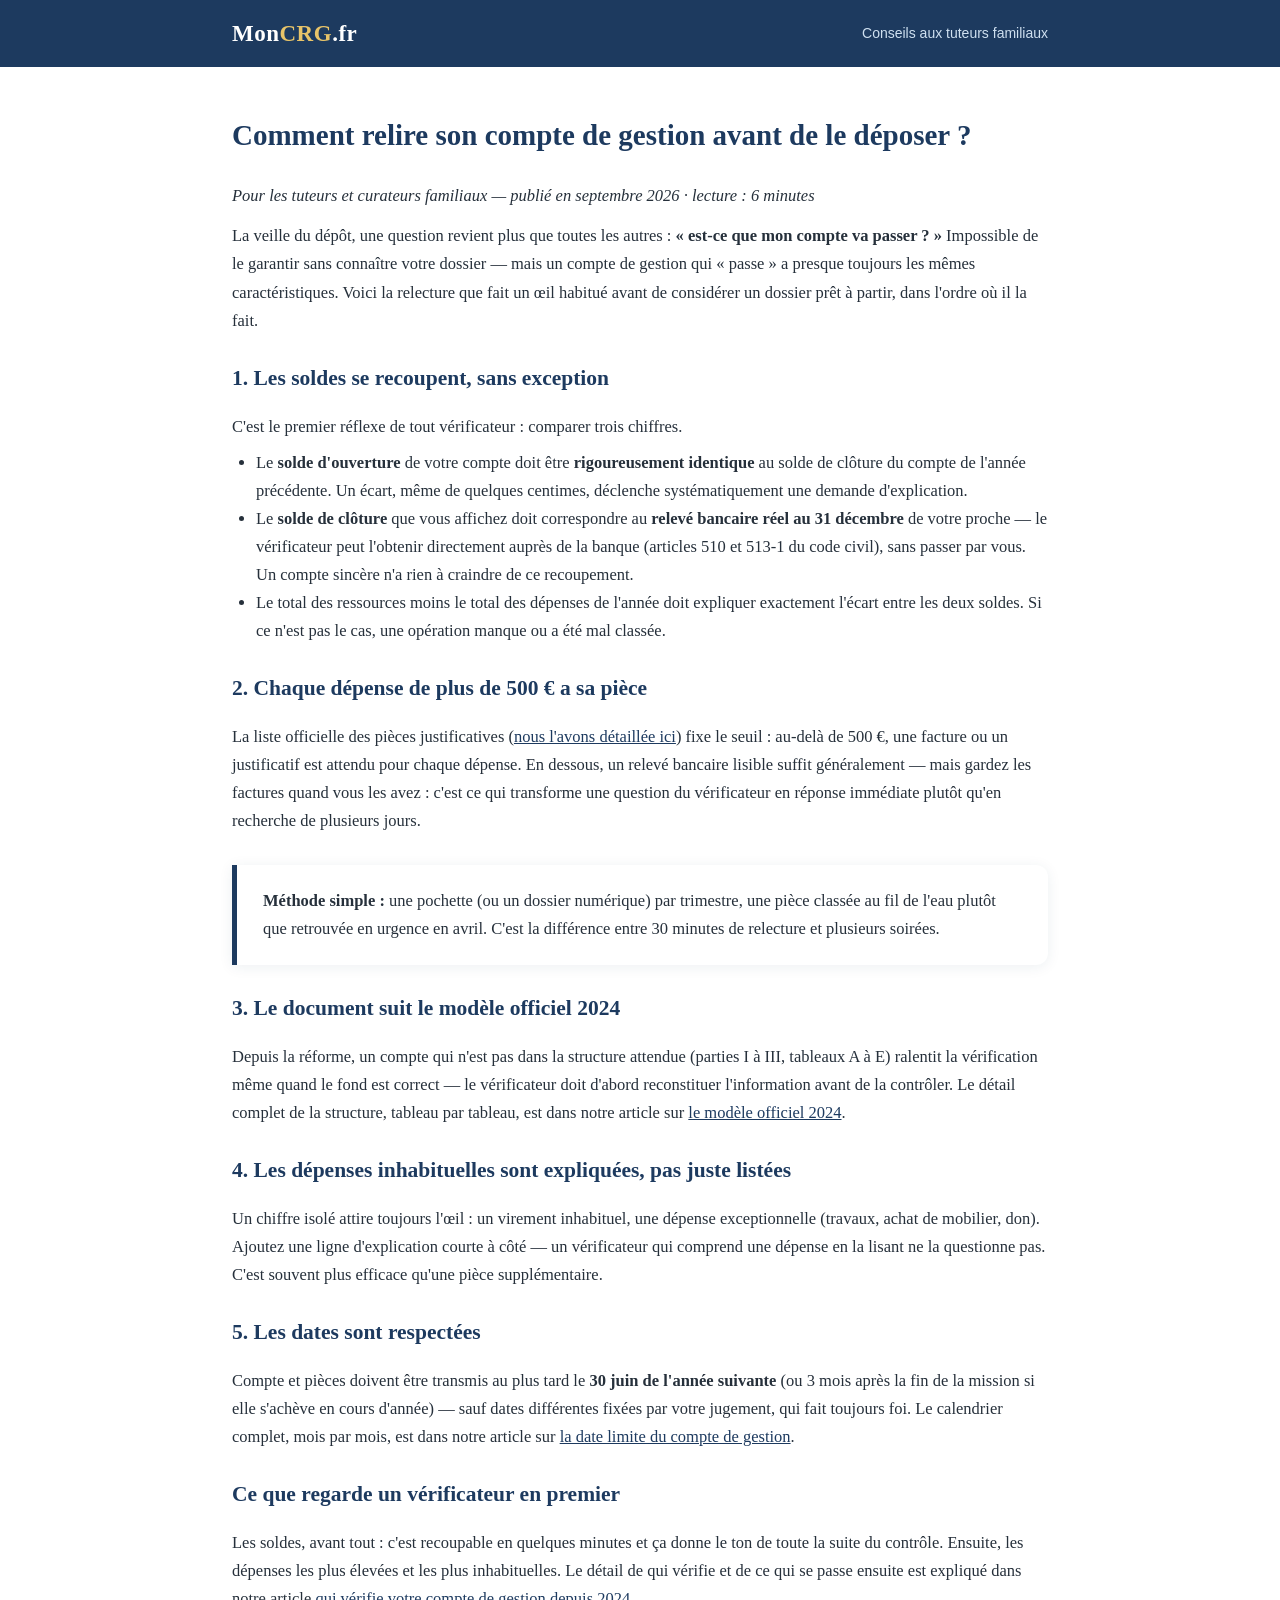
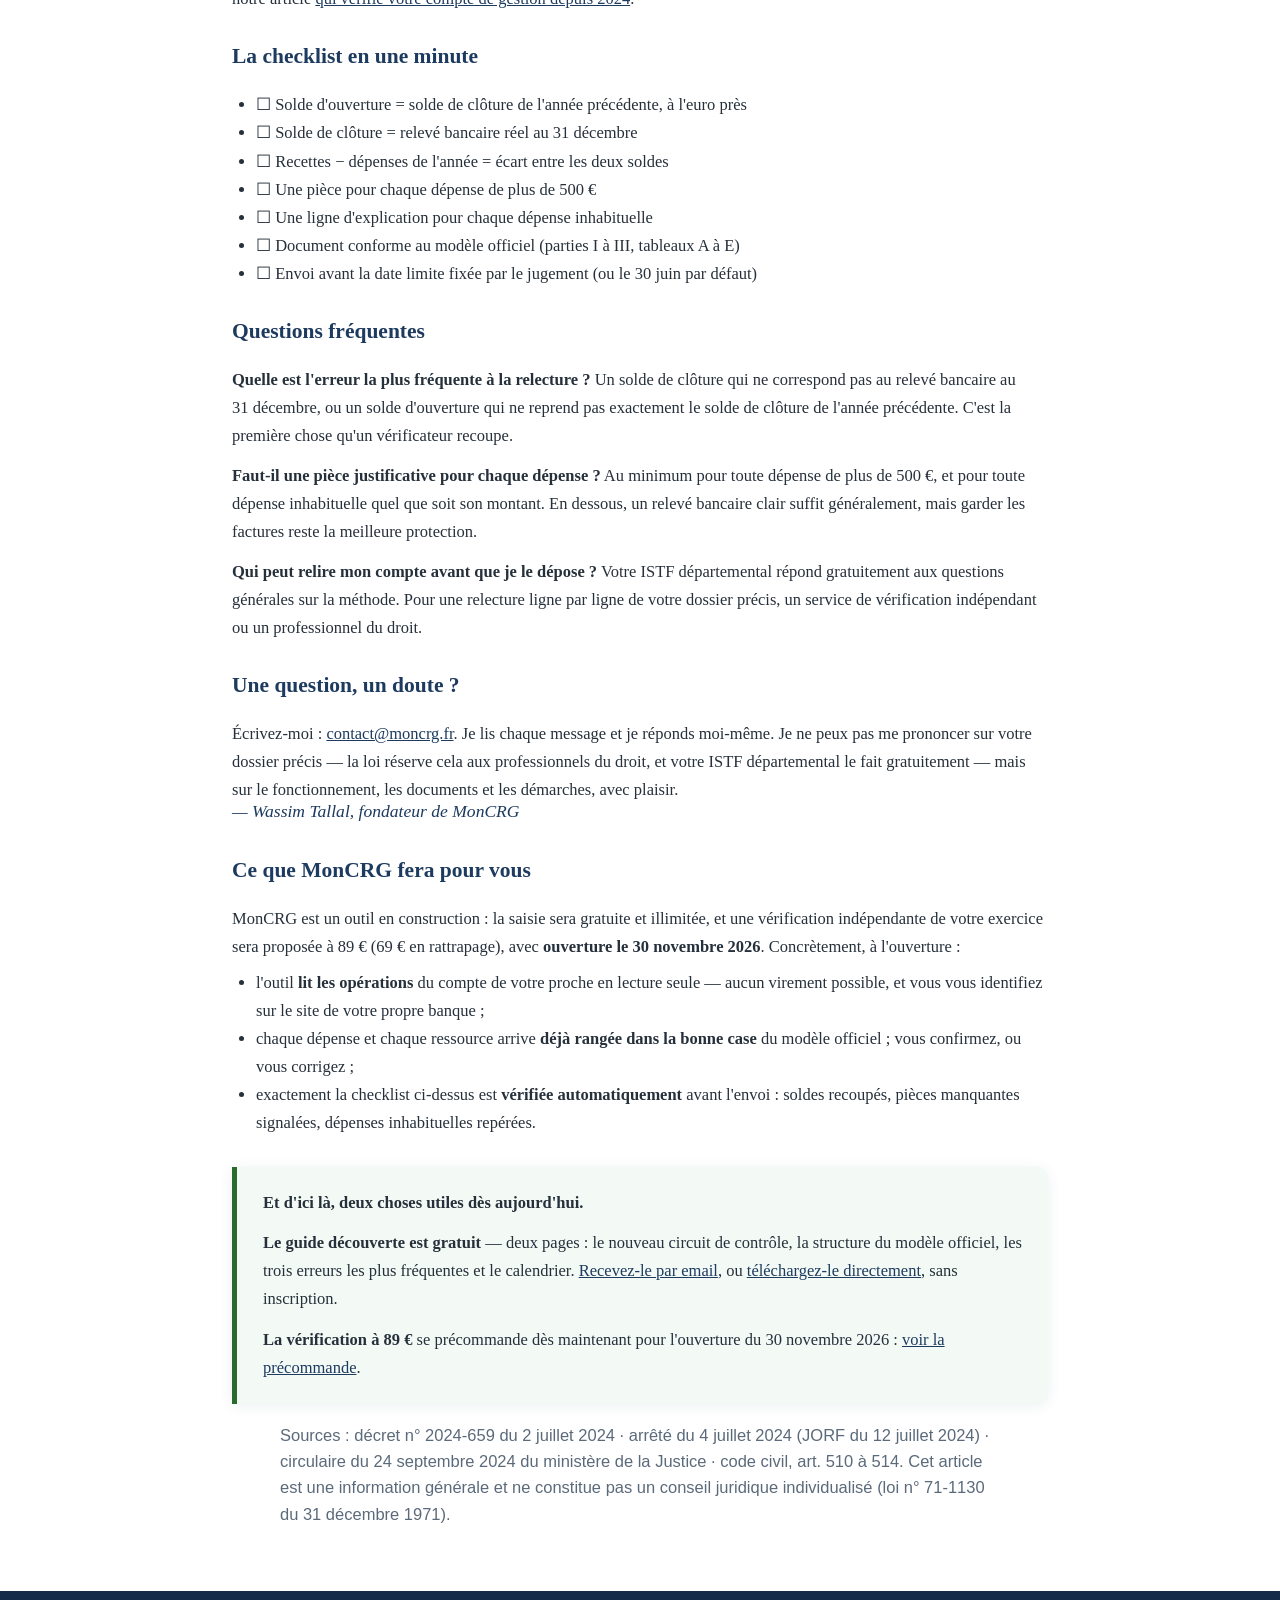
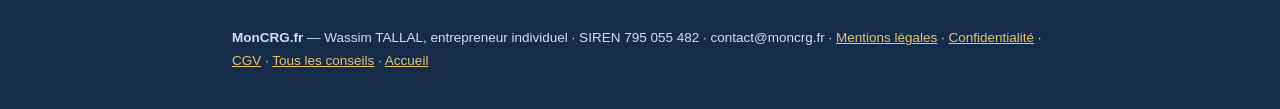
<file: conseils/comment-relire-compte-de-gestion.html>
<!DOCTYPE html>
<html lang="fr">
<head>
<meta charset="UTF-8">
<meta name="viewport" content="width=device-width, initial-scale=1.0">
<title>Comment relire son compte de gestion avant de le déposer | MonCRG</title>
<meta name="description" content="La checklist à faire la veille du dépôt : soldes qui se recoupent, pièces jointes pour chaque dépense de plus de 500 €, modèle officiel respecté. Ce qu'un vérificateur regarde en premier, en langage simple.">
<link rel="canonical" href="https://moncrg.fr/conseils/comment-relire-compte-de-gestion.html">
<link rel="stylesheet" href="../style.css">
<link rel="icon" type="image/png" sizes="32x32" href="../favicon-32.png">
<link rel="apple-touch-icon" href="../apple-touch-icon.png">
<meta property="og:type" content="article">
<meta property="og:title" content="Comment relire son compte de gestion avant de le déposer">
<meta property="og:description" content="La checklist à faire la veille du dépôt : soldes qui se recoupent, pièces jointes, modèle officiel respecté. Ce qu'un vérificateur regarde en premier.">
<meta property="og:url" content="https://moncrg.fr/conseils/comment-relire-compte-de-gestion.html">
<meta property="og:image" content="https://moncrg.fr/og-image.png">
<meta property="og:locale" content="fr_FR">
<script defer src="https://cloud.umami.is/script.js" data-website-id="9338670e-f9f8-4c94-a887-c5fe9460c493"></script>
<script type="application/ld+json">
{
  "@context": "https://schema.org",
  "@type": "Article",
  "headline": "Comment relire son compte de gestion avant de le déposer",
  "description": "La checklist à faire la veille du dépôt : soldes qui se recoupent, pièces jointes pour chaque dépense de plus de 500 €, modèle officiel respecté.",
  "url": "https://moncrg.fr/conseils/comment-relire-compte-de-gestion.html",
  "datePublished": "2026-09-24",
  "dateModified": "2026-09-24",
  "inLanguage": "fr-FR",
  "author": {"@type": "Person", "name": "Wassim Tallal"},
  "publisher": {"@type": "Organization", "name": "MonCRG.fr", "url": "https://moncrg.fr/"}
}
</script>
<script type="application/ld+json">
{
  "@context": "https://schema.org",
  "@type": "FAQPage",
  "mainEntity": [
    {"@type": "Question", "name": "Quelle est l'erreur la plus fréquente à la relecture ?",
     "acceptedAnswer": {"@type": "Answer", "text": "Un solde de clôture qui ne correspond pas au relevé bancaire au 31 décembre, ou un solde d'ouverture qui ne reprend pas exactement le solde de clôture de l'année précédente. C'est la première chose qu'un vérificateur recoupe."}},
    {"@type": "Question", "name": "Faut-il une pièce justificative pour chaque dépense ?",
     "acceptedAnswer": {"@type": "Answer", "text": "Au minimum pour toute dépense de plus de 500 €, et pour toute dépense inhabituelle quel que soit son montant. En dessous, un relevé bancaire clair suffit généralement, mais garder les factures reste la meilleure protection."}},
    {"@type": "Question", "name": "Qui peut relire mon compte avant que je le dépose ?",
     "acceptedAnswer": {"@type": "Answer", "text": "Votre ISTF départemental répond gratuitement aux questions générales sur la méthode. Pour une relecture ligne par ligne de votre dossier précis, un service de vérification indépendant ou un professionnel du droit."}}
  ]
}
</script>
</head>
<body>

<header>
  <div class="wrap">
    <a href="../index.html" class="logo">Mon<span>CRG</span>.fr</a>
    <div class="head-note"><a href="index.html" style="color:inherit">Conseils aux tuteurs familiaux</a></div>
  </div>
</header>

<main class="legal">
  <div class="wrap">
    <h1>Comment relire son compte de gestion avant de le déposer&nbsp;?</h1>
    <p><em>Pour les tuteurs et curateurs familiaux — publié en septembre 2026 · lecture&nbsp;: 6 minutes</em></p>

    <p>La veille du dépôt, une question revient plus que toutes les autres&nbsp;:
    <strong>« est-ce que mon compte va passer&nbsp;? »</strong> Impossible de le garantir sans
    connaître votre dossier — mais un compte de gestion qui « passe » a presque toujours les mêmes
    caractéristiques. Voici la relecture que fait un œil habitué avant de considérer un dossier
    prêt à partir, dans l'ordre où il la fait.</p>

    <h2>1. Les soldes se recoupent, sans exception</h2>
    <p>C'est le premier réflexe de tout vérificateur&nbsp;: comparer trois chiffres.</p>
    <ul>
      <li>Le <strong>solde d'ouverture</strong> de votre compte doit être <strong>rigoureusement
      identique</strong> au solde de clôture du compte de l'année précédente. Un écart, même de
      quelques centimes, déclenche systématiquement une demande d'explication.</li>
      <li>Le <strong>solde de clôture</strong> que vous affichez doit correspondre au
      <strong>relevé bancaire réel au 31&nbsp;décembre</strong> de votre proche — le vérificateur
      peut l'obtenir directement auprès de la banque (articles 510 et 513-1 du code civil), sans
      passer par vous. Un compte sincère n'a rien à craindre de ce recoupement.</li>
      <li>Le total des ressources moins le total des dépenses de l'année doit expliquer
      exactement l'écart entre les deux soldes. Si ce n'est pas le cas, une opération manque ou a
      été mal classée.</li>
    </ul>

    <h2>2. Chaque dépense de plus de 500&nbsp;€ a sa pièce</h2>
    <p>La liste officielle des pièces justificatives (<a href="pieces-justificatives-compte-de-gestion.html">nous
    l'avons détaillée ici</a>) fixe le seuil&nbsp;: au-delà de 500&nbsp;€, une facture ou un
    justificatif est attendu pour chaque dépense. En dessous, un relevé bancaire lisible suffit
    généralement — mais gardez les factures quand vous les avez&nbsp;: c'est ce qui transforme une
    question du vérificateur en réponse immédiate plutôt qu'en recherche de plusieurs jours.</p>
    <div class="encadre">
      <p><strong>Méthode simple&nbsp;:</strong> une pochette (ou un dossier numérique) par
      trimestre, une pièce classée au fil de l'eau plutôt que retrouvée en urgence en avril. C'est
      la différence entre 30&nbsp;minutes de relecture et plusieurs soirées.</p>
    </div>

    <h2>3. Le document suit le modèle officiel 2024</h2>
    <p>Depuis la réforme, un compte qui n'est pas dans la structure attendue (parties I à III,
    tableaux A à E) ralentit la vérification même quand le fond est correct — le vérificateur doit
    d'abord reconstituer l'information avant de la contrôler. Le détail complet de la structure,
    tableau par tableau, est dans notre article sur <a href="modele-officiel-compte-de-gestion.html">le
    modèle officiel 2024</a>.</p>

    <h2>4. Les dépenses inhabituelles sont expliquées, pas juste listées</h2>
    <p>Un chiffre isolé attire toujours l'œil&nbsp;: un virement inhabituel, une dépense
    exceptionnelle (travaux, achat de mobilier, don). Ajoutez une ligne d'explication courte à
    côté — un vérificateur qui comprend une dépense en la lisant ne la questionne pas. C'est
    souvent plus efficace qu'une pièce supplémentaire.</p>

    <h2>5. Les dates sont respectées</h2>
    <p>Compte et pièces doivent être transmis au plus tard le <strong>30&nbsp;juin de l'année
    suivante</strong> (ou 3&nbsp;mois après la fin de la mission si elle s'achève en cours
    d'année) — sauf dates différentes fixées par votre jugement, qui fait toujours foi. Le
    calendrier complet, mois par mois, est dans notre article sur
    <a href="date-limite-compte-de-gestion.html">la date limite du compte de gestion</a>.</p>

    <h2>Ce que regarde un vérificateur en premier</h2>
    <p>Les soldes, avant tout&nbsp;: c'est recoupable en quelques minutes et ça donne le ton de
    toute la suite du contrôle. Ensuite, les dépenses les plus élevées et les plus inhabituelles.
    Le détail de qui vérifie et de ce qui se passe ensuite est expliqué dans notre article
    <a href="qui-verifie-comptes-tutelle.html">qui vérifie votre compte de gestion depuis
    2024</a>.</p>

    <h2>La checklist en une minute</h2>
    <ul>
      <li>☐ Solde d'ouverture = solde de clôture de l'année précédente, à l'euro près</li>
      <li>☐ Solde de clôture = relevé bancaire réel au 31 décembre</li>
      <li>☐ Recettes − dépenses de l'année = écart entre les deux soldes</li>
      <li>☐ Une pièce pour chaque dépense de plus de 500&nbsp;€</li>
      <li>☐ Une ligne d'explication pour chaque dépense inhabituelle</li>
      <li>☐ Document conforme au modèle officiel (parties I à III, tableaux A à E)</li>
      <li>☐ Envoi avant la date limite fixée par le jugement (ou le 30 juin par défaut)</li>
    </ul>

    <h2>Questions fréquentes</h2>
    <p><strong>Quelle est l'erreur la plus fréquente à la relecture&nbsp;?</strong> Un solde de
    clôture qui ne correspond pas au relevé bancaire au 31&nbsp;décembre, ou un solde d'ouverture
    qui ne reprend pas exactement le solde de clôture de l'année précédente. C'est la première
    chose qu'un vérificateur recoupe.</p>
    <p><strong>Faut-il une pièce justificative pour chaque dépense&nbsp;?</strong> Au minimum pour
    toute dépense de plus de 500&nbsp;€, et pour toute dépense inhabituelle quel que soit son
    montant. En dessous, un relevé bancaire clair suffit généralement, mais garder les factures
    reste la meilleure protection.</p>
    <p><strong>Qui peut relire mon compte avant que je le dépose&nbsp;?</strong> Votre ISTF
    départemental répond gratuitement aux questions générales sur la méthode. Pour une relecture
    ligne par ligne de votre dossier précis, un service de vérification indépendant ou un
    professionnel du droit.</p>

    <h2>Une question, un doute&nbsp;?</h2>
    <p>Écrivez-moi&nbsp;: <a href="mailto:contact@moncrg.fr">contact@moncrg.fr</a>. Je lis chaque
    message et je réponds moi-même. Je ne peux pas me prononcer sur votre dossier précis — la loi
    réserve cela aux professionnels du droit, et votre ISTF départemental le fait gratuitement —
    mais sur le fonctionnement, les documents et les démarches, avec plaisir.</p>
    <p class="signature">— Wassim Tallal, fondateur de MonCRG</p>

    <h2>Ce que MonCRG fera pour vous</h2>
    <p>MonCRG est un outil en construction&nbsp;: la saisie sera gratuite et illimitée, et une
    vérification indépendante de votre exercice sera proposée à 89&nbsp;€ (69&nbsp;€ en
    rattrapage), avec <strong>ouverture le 30&nbsp;novembre&nbsp;2026</strong>. Concrètement, à
    l'ouverture&nbsp;:</p>
    <ul>
      <li>l'outil <strong>lit les opérations</strong> du compte de votre proche en lecture seule —
      aucun virement possible, et vous vous identifiez sur le site de votre propre banque&nbsp;;</li>
      <li>chaque dépense et chaque ressource arrive <strong>déjà rangée dans la bonne case</strong>
      du modèle officiel&nbsp;; vous confirmez, ou vous corrigez&nbsp;;</li>
      <li>exactement la checklist ci-dessus est <strong>vérifiée automatiquement</strong> avant
      l'envoi&nbsp;: soldes recoupés, pièces manquantes signalées, dépenses inhabituelles
      repérées.</li>
    </ul>
    <div class="encadre vert">
      <p><strong>Et d'ici là, deux choses utiles dès aujourd'hui.</strong></p>
      <p><strong>Le guide découverte est gratuit</strong> — deux pages&nbsp;: le nouveau circuit de
      contrôle, la structure du modèle officiel, les trois erreurs les plus fréquentes et le
      calendrier. <a href="../index.html?utm_source=site&utm_medium=article&utm_campaign=seo-relecture">Recevez-le
      par email</a>, ou <a href="../guide-decouverte.pdf">téléchargez-le directement</a>, sans
      inscription.</p>
      <p><strong>La vérification à 89&nbsp;€</strong> se précommande dès maintenant pour l'ouverture
      du 30&nbsp;novembre&nbsp;2026&nbsp;:
      <a href="../index.html?utm_source=site&utm_medium=article&utm_campaign=seo-relecture#precommande">voir
      la précommande</a>.</p>
    </div>

    <p class="references" style="text-align:left">Sources&nbsp;: décret n°&nbsp;2024-659 du 2 juillet
    2024 · arrêté du 4 juillet 2024 (JORF du 12 juillet 2024) · circulaire du 24 septembre 2024 du
    ministère de la Justice · code civil, art. 510 à 514. Cet article est une information générale et
    ne constitue pas un conseil juridique individualisé (loi n°&nbsp;71-1130 du 31 décembre 1971).</p>
  </div>
</main>

<footer>
  <div class="wrap">
    <div><strong>MonCRG.fr</strong> — Wassim TALLAL, entrepreneur individuel · SIREN 795&nbsp;055&nbsp;482 ·
    contact@moncrg.fr · <a href="../mentions-legales.html">Mentions légales</a> ·
    <a href="../confidentialite.html">Confidentialité</a> · <a href="../cgv.html">CGV</a> ·
    <a href="index.html">Tous les conseils</a> · <a href="../index.html">Accueil</a></div>
  </div>
</footer>

</body>
</html>
</file>
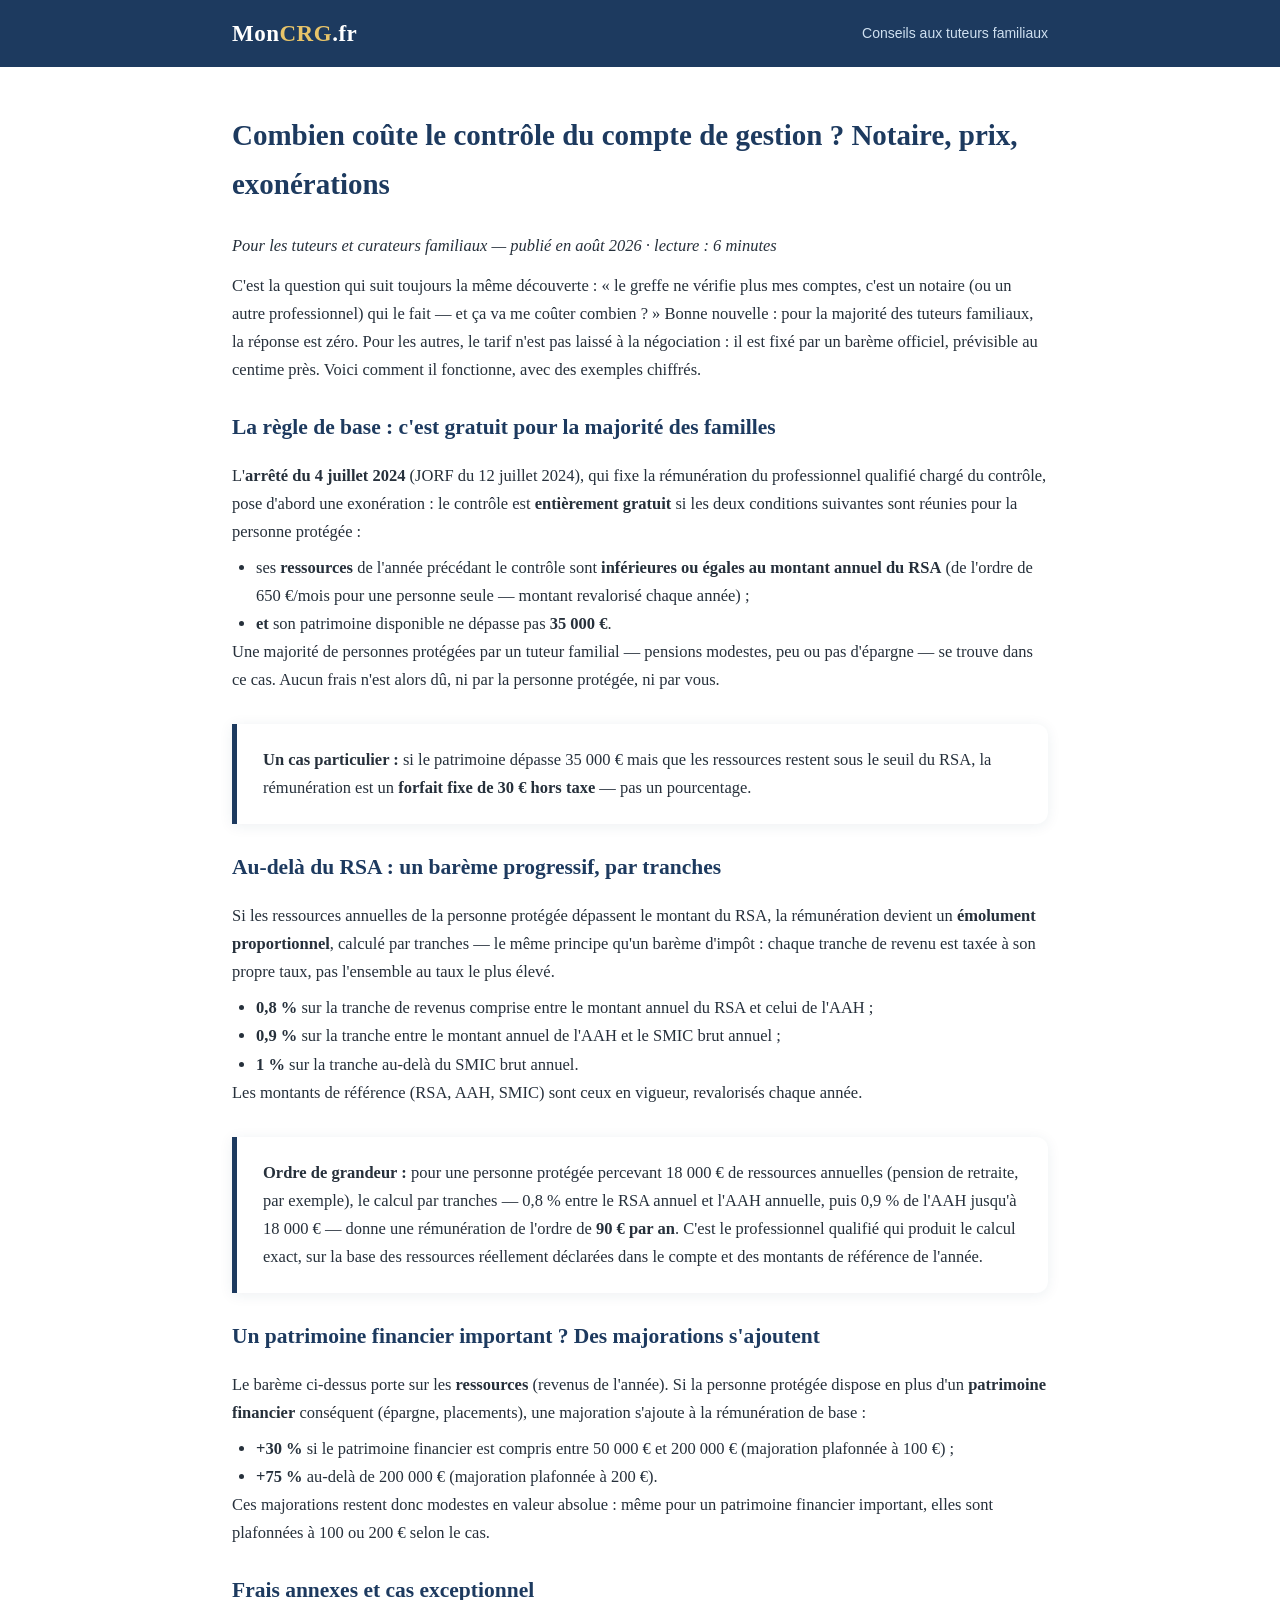
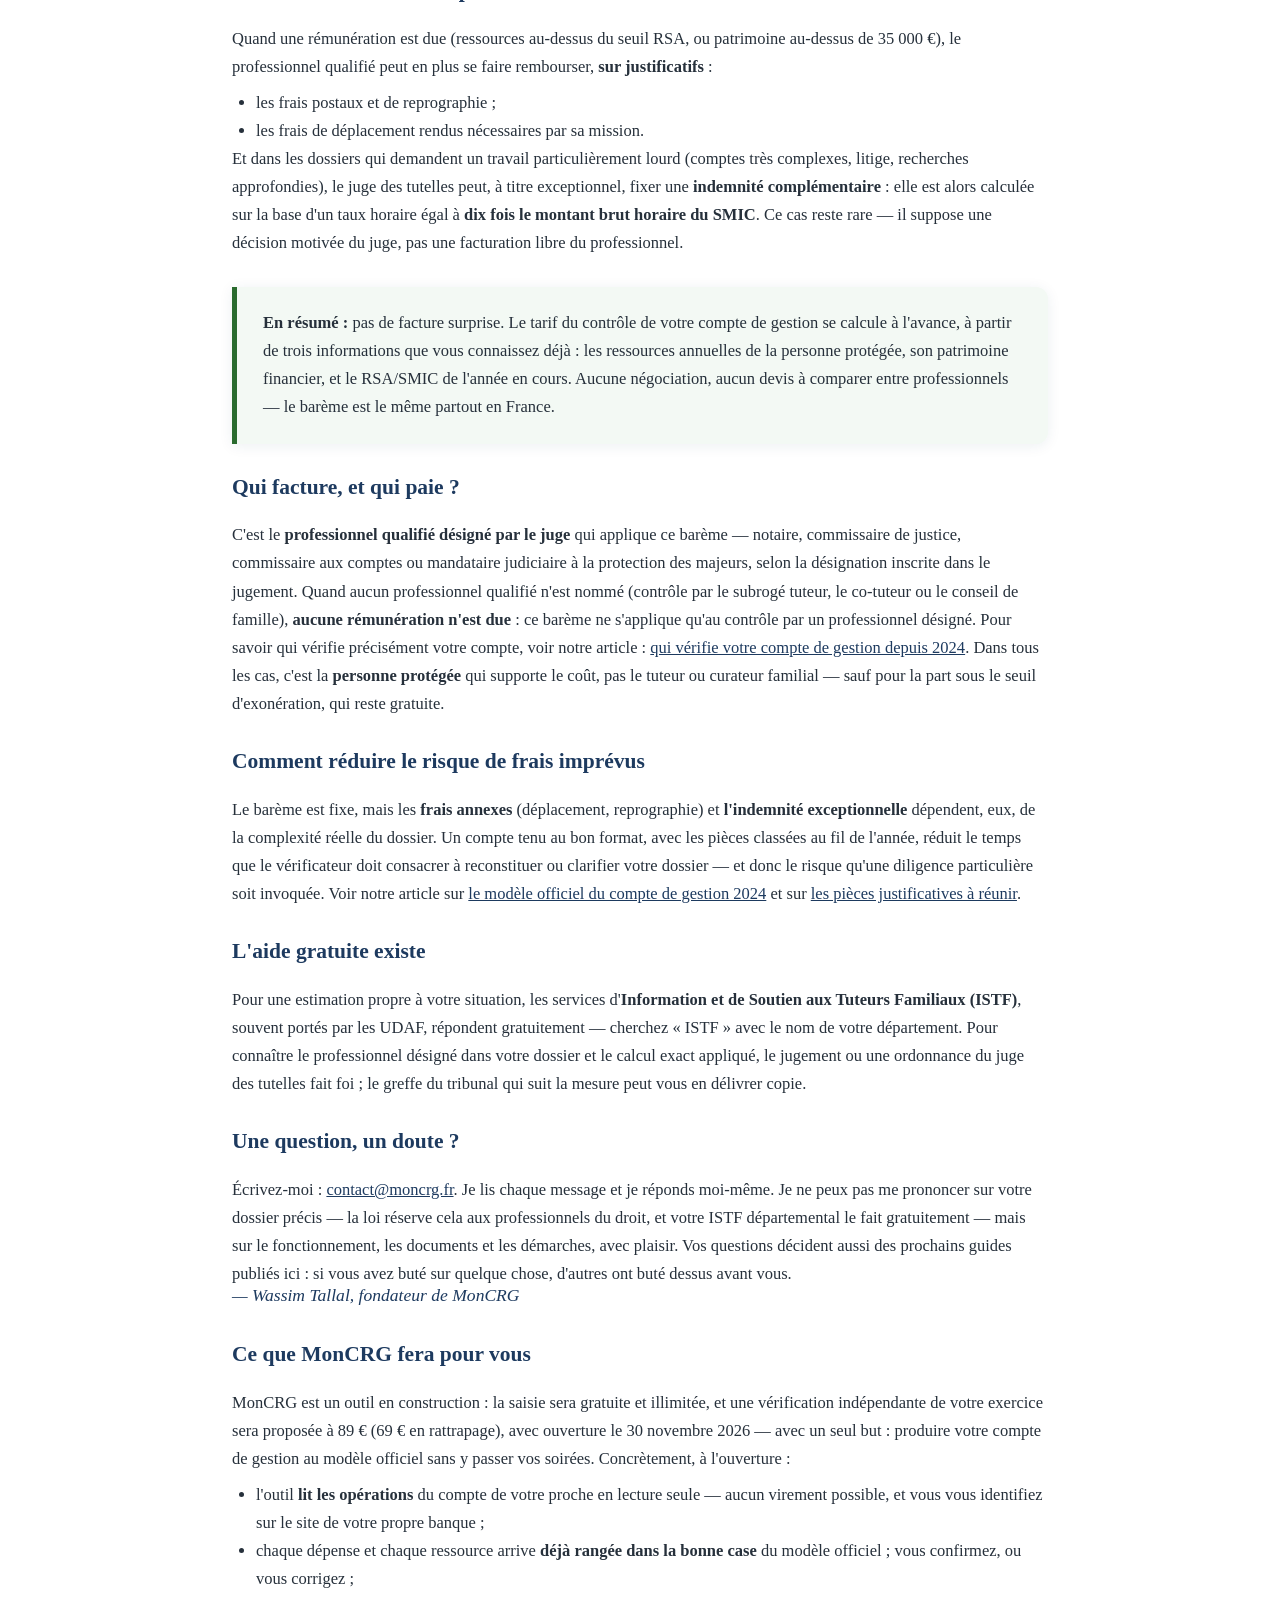
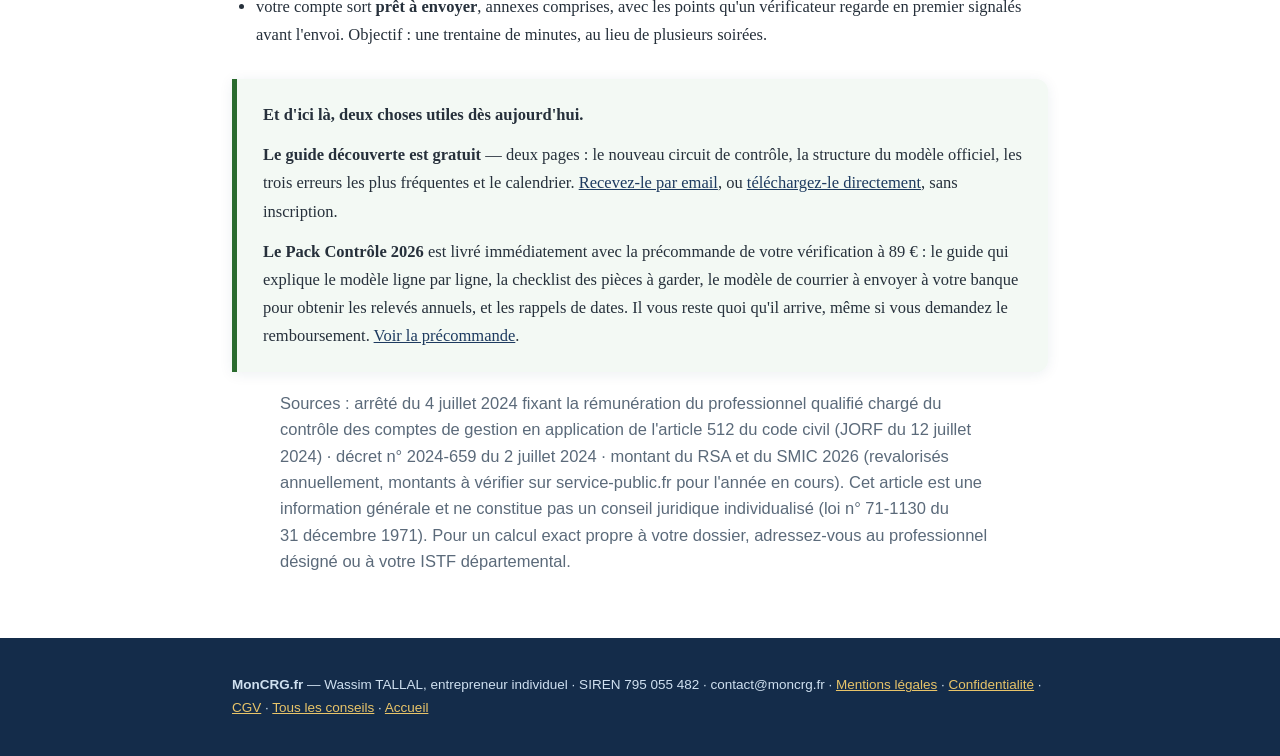
<file: conseils/cout-controle-compte-gestion-notaire.html>
<!DOCTYPE html>
<html lang="fr">
<head>
<meta charset="UTF-8">
<meta name="viewport" content="width=device-width, initial-scale=1.0">
<title>Combien coûte le contrôle du compte de gestion ? Notaire, prix, exonérations | MonCRG</title>
<meta name="description" content="Notaire, commissaire de justice, mandataire judiciaire : combien coûte la vérification de votre compte de gestion ? Barème officiel 2024, cas d'exonération (RSA, patrimoine sous 35 000 €), exemples chiffrés.">
<link rel="canonical" href="https://moncrg.fr/conseils/cout-controle-compte-gestion-notaire.html">
<link rel="stylesheet" href="../style.css">
<link rel="icon" type="image/png" sizes="32x32" href="../favicon-32.png">
<link rel="apple-touch-icon" href="../apple-touch-icon.png">
<meta property="og:type" content="article">
<meta property="og:title" content="Combien coûte le contrôle du compte de gestion ? Notaire, prix, exonérations">
<meta property="og:description" content="Barème officiel 2024, cas d'exonération (RSA, patrimoine sous 35 000 €), exemples chiffrés : ce que coûte réellement la vérification de votre compte de gestion.">
<meta property="og:url" content="https://moncrg.fr/conseils/cout-controle-compte-gestion-notaire.html">
<meta property="og:image" content="https://moncrg.fr/og-image.png">
<meta property="og:locale" content="fr_FR">
<script defer src="https://cloud.umami.is/script.js" data-website-id="9338670e-f9f8-4c94-a887-c5fe9460c493"></script>
<script type="application/ld+json">
{
  "@context": "https://schema.org",
  "@type": "Article",
  "headline": "Combien coûte le contrôle du compte de gestion ? Notaire, prix, exonérations",
  "description": "Barème officiel 2024, cas d'exonération (RSA, patrimoine sous 35 000 €), exemples chiffrés : ce que coûte réellement la vérification de votre compte de gestion.",
  "url": "https://moncrg.fr/conseils/cout-controle-compte-gestion-notaire.html",
  "datePublished": "2026-08-13",
  "dateModified": "2026-08-13",
  "inLanguage": "fr-FR",
  "author": {"@type": "Person", "name": "Wassim Tallal"},
  "publisher": {"@type": "Organization", "name": "MonCRG.fr", "url": "https://moncrg.fr/"}
}
</script>
</head>
<body>

<header>
  <div class="wrap">
    <a href="../index.html" class="logo">Mon<span>CRG</span>.fr</a>
    <div class="head-note"><a href="index.html" style="color:inherit">Conseils aux tuteurs familiaux</a></div>
  </div>
</header>

<main class="legal">
  <div class="wrap">
    <h1>Combien coûte le contrôle du compte de gestion&nbsp;? Notaire, prix, exonérations</h1>
    <p><em>Pour les tuteurs et curateurs familiaux — publié en août 2026 · lecture&nbsp;: 6 minutes</em></p>

    <p>C'est la question qui suit toujours la même découverte&nbsp;: «&nbsp;le greffe ne vérifie
    plus mes comptes, c'est un notaire (ou un autre professionnel) qui le fait — et ça va me
    coûter combien&nbsp;?&nbsp;» Bonne nouvelle&nbsp;: pour la majorité des tuteurs familiaux, la
    réponse est zéro. Pour les autres, le tarif n'est pas laissé à la négociation&nbsp;: il est
    fixé par un barème officiel, prévisible au centime près. Voici comment il fonctionne, avec
    des exemples chiffrés.</p>

    <h2>La règle de base&nbsp;: c'est gratuit pour la majorité des familles</h2>
    <p>L'<strong>arrêté du 4&nbsp;juillet 2024</strong> (JORF du 12&nbsp;juillet 2024), qui fixe la
    rémunération du professionnel qualifié chargé du contrôle, pose d'abord une exonération&nbsp;:
    le contrôle est <strong>entièrement gratuit</strong> si les deux conditions suivantes sont
    réunies pour la personne protégée&nbsp;:</p>
    <ul>
      <li>ses <strong>ressources</strong> de l'année précédant le contrôle sont
      <strong>inférieures ou égales au montant annuel du RSA</strong> (de l'ordre de
      650&nbsp;€/mois pour une personne seule — montant revalorisé chaque année)&nbsp;;</li>
      <li><strong>et</strong> son patrimoine disponible ne dépasse pas
      <strong>35&nbsp;000&nbsp;€</strong>.</li>
    </ul>
    <p>Une majorité de personnes protégées par un tuteur familial — pensions modestes, peu ou pas
    d'épargne — se trouve dans ce cas. Aucun frais n'est alors dû, ni par la personne protégée, ni
    par vous.</p>

    <div class="encadre">
      <p><strong>Un cas particulier&nbsp;:</strong> si le patrimoine dépasse 35&nbsp;000&nbsp;€ mais
      que les ressources restent sous le seuil du RSA, la rémunération est un <strong>forfait fixe
      de 30&nbsp;€ hors taxe</strong> — pas un pourcentage.</p>
    </div>

    <h2>Au-delà du RSA&nbsp;: un barème progressif, par tranches</h2>
    <p>Si les ressources annuelles de la personne protégée dépassent le montant du RSA, la
    rémunération devient un <strong>émolument proportionnel</strong>, calculé par tranches — le
    même principe qu'un barème d'impôt&nbsp;: chaque tranche de revenu est taxée à son propre
    taux, pas l'ensemble au taux le plus élevé.</p>
    <ul>
      <li><strong>0,8&nbsp;%</strong> sur la tranche de revenus comprise entre le montant annuel
      du RSA et celui de l'AAH&nbsp;;</li>
      <li><strong>0,9&nbsp;%</strong> sur la tranche entre le montant annuel de l'AAH et le SMIC
      brut annuel&nbsp;;</li>
      <li><strong>1&nbsp;%</strong> sur la tranche au-delà du SMIC brut annuel.</li>
    </ul>
    <p>Les montants de référence (RSA, AAH, SMIC) sont ceux en vigueur, revalorisés chaque
    année.</p>

    <div class="encadre">
      <p><strong>Ordre de grandeur&nbsp;:</strong> pour une personne protégée percevant
      18&nbsp;000&nbsp;€ de ressources annuelles (pension de retraite, par exemple), le calcul par
      tranches — 0,8&nbsp;% entre le RSA annuel et l'AAH annuelle, puis 0,9&nbsp;% de l'AAH
      jusqu'à 18&nbsp;000&nbsp;€ — donne une rémunération de l'ordre de
      <strong>90&nbsp;€ par an</strong>. C'est le professionnel qualifié qui produit le calcul
      exact, sur la base des ressources réellement déclarées dans le compte et des montants de
      référence de l'année.</p>
    </div>

    <h2>Un patrimoine financier important&nbsp;? Des majorations s'ajoutent</h2>
    <p>Le barème ci-dessus porte sur les <strong>ressources</strong> (revenus de l'année). Si la
    personne protégée dispose en plus d'un <strong>patrimoine financier</strong> conséquent
    (épargne, placements), une majoration s'ajoute à la rémunération de base&nbsp;:</p>
    <ul>
      <li><strong>+30&nbsp;%</strong> si le patrimoine financier est compris entre
      50&nbsp;000&nbsp;€ et 200&nbsp;000&nbsp;€ (majoration plafonnée à 100&nbsp;€)&nbsp;;</li>
      <li><strong>+75&nbsp;%</strong> au-delà de 200&nbsp;000&nbsp;€ (majoration plafonnée à
      200&nbsp;€).</li>
    </ul>
    <p>Ces majorations restent donc modestes en valeur absolue&nbsp;: même pour un patrimoine
    financier important, elles sont plafonnées à 100 ou 200&nbsp;€ selon le cas.</p>

    <h2>Frais annexes et cas exceptionnel</h2>
    <p>Quand une rémunération est due (ressources au-dessus du seuil RSA, ou patrimoine
    au-dessus de 35&nbsp;000&nbsp;€), le professionnel qualifié peut en plus se faire rembourser,
    <strong>sur justificatifs</strong>&nbsp;:</p>
    <ul>
      <li>les frais postaux et de reprographie&nbsp;;</li>
      <li>les frais de déplacement rendus nécessaires par sa mission.</li>
    </ul>
    <p>Et dans les dossiers qui demandent un travail particulièrement lourd (comptes très
    complexes, litige, recherches approfondies), le juge des tutelles peut, à titre exceptionnel,
    fixer une <strong>indemnité complémentaire</strong>&nbsp;: elle est alors calculée sur la base
    d'un taux horaire égal à <strong>dix fois le montant brut horaire du SMIC</strong>. Ce cas
    reste rare — il suppose une décision motivée du juge, pas une facturation libre du
    professionnel.</p>

    <div class="encadre vert">
      <p><strong>En résumé&nbsp;:</strong> pas de facture surprise. Le tarif du contrôle de votre
      compte de gestion se calcule à l'avance, à partir de trois informations que vous connaissez
      déjà&nbsp;: les ressources annuelles de la personne protégée, son patrimoine financier, et le
      RSA/SMIC de l'année en cours. Aucune négociation, aucun devis à comparer entre
      professionnels — le barème est le même partout en France.</p>
    </div>

    <h2>Qui facture, et qui paie&nbsp;?</h2>
    <p>C'est le <strong>professionnel qualifié désigné par le juge</strong> qui applique ce
    barème — notaire, commissaire de justice, commissaire aux comptes ou mandataire judiciaire à
    la protection des majeurs, selon la désignation inscrite dans le jugement. Quand aucun
    professionnel qualifié n'est nommé (contrôle par le subrogé tuteur, le co-tuteur ou le
    conseil de famille), <strong>aucune rémunération n'est due</strong>&nbsp;: ce barème ne
    s'applique qu'au contrôle par un professionnel désigné. Pour savoir qui vérifie précisément
    votre compte, voir notre article&nbsp;:
    <a href="qui-verifie-comptes-tutelle.html">qui vérifie votre compte de gestion depuis
    2024</a>. Dans tous les cas, c'est la <strong>personne protégée</strong> qui supporte le
    coût, pas le tuteur ou curateur familial — sauf pour la part sous le seuil d'exonération, qui
    reste gratuite.</p>

    <h2>Comment réduire le risque de frais imprévus</h2>
    <p>Le barème est fixe, mais les <strong>frais annexes</strong> (déplacement, reprographie) et
    <strong>l'indemnité exceptionnelle</strong> dépendent, eux, de la complexité réelle du
    dossier. Un compte tenu au bon format, avec les pièces classées au fil de l'année, réduit le
    temps que le vérificateur doit consacrer à reconstituer ou clarifier votre dossier — et donc
    le risque qu'une diligence particulière soit invoquée. Voir notre article sur
    <a href="modele-officiel-compte-de-gestion.html">le modèle officiel du compte de gestion
    2024</a> et sur
    <a href="pieces-justificatives-compte-de-gestion.html">les pièces justificatives à réunir</a>.</p>

    <h2>L'aide gratuite existe</h2>
    <p>Pour une estimation propre à votre situation, les services d'<strong>Information et de
    Soutien aux Tuteurs Familiaux (ISTF)</strong>, souvent portés par les UDAF, répondent
    gratuitement — cherchez «&nbsp;ISTF&nbsp;» avec le nom de votre département. Pour connaître le
    professionnel désigné dans votre dossier et le calcul exact appliqué, le jugement ou une
    ordonnance du juge des tutelles fait foi&nbsp;; le greffe du tribunal qui suit la mesure peut
    vous en délivrer copie.</p>

    <h2>Une question, un doute&nbsp;?</h2>
    <p>Écrivez-moi&nbsp;: <a href="mailto:contact@moncrg.fr">contact@moncrg.fr</a>. Je lis chaque
    message et je réponds moi-même. Je ne peux pas me prononcer sur votre dossier précis — la loi
    réserve cela aux professionnels du droit, et votre ISTF départemental le fait gratuitement —
    mais sur le fonctionnement, les documents et les démarches, avec plaisir. Vos questions
    décident aussi des prochains guides publiés ici&nbsp;: si vous avez buté sur quelque chose,
    d'autres ont buté dessus avant vous.</p>
    <p class="signature">— Wassim Tallal, fondateur de MonCRG</p>

    <h2>Ce que MonCRG fera pour vous</h2>
    <p>MonCRG est un outil en construction&nbsp;: la saisie sera gratuite et illimitée, et une
    vérification indépendante de votre exercice sera proposée à 89&nbsp;€ (69&nbsp;€ en
    rattrapage), avec ouverture le 30&nbsp;novembre&nbsp;2026 — avec un seul but&nbsp;: produire
    votre compte de gestion au modèle officiel sans y passer vos soirées. Concrètement, à
    l'ouverture&nbsp;:</p>
    <ul>
      <li>l'outil <strong>lit les opérations</strong> du compte de votre proche en lecture seule —
      aucun virement possible, et vous vous identifiez sur le site de votre propre banque&nbsp;;</li>
      <li>chaque dépense et chaque ressource arrive <strong>déjà rangée dans la bonne case</strong>
      du modèle officiel&nbsp;; vous confirmez, ou vous corrigez&nbsp;;</li>
      <li>votre compte sort <strong>prêt à envoyer</strong>, annexes comprises, avec les points
      qu'un vérificateur regarde en premier signalés avant l'envoi. Objectif&nbsp;: une trentaine
      de minutes, au lieu de plusieurs soirées.</li>
    </ul>
    <div class="encadre vert">
      <p><strong>Et d'ici là, deux choses utiles dès aujourd'hui.</strong></p>
      <p><strong>Le guide découverte est gratuit</strong> — deux pages&nbsp;: le nouveau circuit de
      contrôle, la structure du modèle officiel, les trois erreurs les plus fréquentes et le
      calendrier. <a href="../index.html?utm_source=site&utm_medium=article&utm_campaign=seo-cout-controle">Recevez-le
      par email</a>, ou <a href="../guide-decouverte.pdf">téléchargez-le directement</a>, sans
      inscription.</p>
      <p><strong>Le Pack Contrôle 2026</strong> est livré immédiatement avec la précommande de
      votre vérification à 89&nbsp;€&nbsp;: le guide qui explique le modèle ligne par ligne, la
      checklist des pièces à garder, le modèle de courrier à envoyer à votre banque pour obtenir
      les relevés annuels, et les rappels de dates. Il vous reste quoi qu'il arrive, même si vous
      demandez le remboursement. <a href="../index.html?utm_source=site&utm_medium=article&utm_campaign=seo-cout-controle#precommande">Voir
      la précommande</a>.</p>
    </div>

    <p class="references" style="text-align:left">Sources&nbsp;: arrêté du 4&nbsp;juillet 2024
    fixant la rémunération du professionnel qualifié chargé du contrôle des comptes de gestion en
    application de l'article 512 du code civil (JORF du 12&nbsp;juillet 2024) · décret
    n°&nbsp;2024-659 du 2&nbsp;juillet 2024 · montant du RSA et du SMIC 2026 (revalorisés
    annuellement, montants à vérifier sur service-public.fr pour l'année en cours). Cet article
    est une information générale et ne constitue pas un conseil juridique individualisé (loi
    n°&nbsp;71-1130 du 31&nbsp;décembre 1971). Pour un calcul exact propre à votre dossier,
    adressez-vous au professionnel désigné ou à votre ISTF départemental.</p>
  </div>
</main>

<footer>
  <div class="wrap">
    <div><strong>MonCRG.fr</strong> — Wassim TALLAL, entrepreneur individuel · SIREN 795&nbsp;055&nbsp;482 ·
    contact@moncrg.fr · <a href="../mentions-legales.html">Mentions légales</a> ·
    <a href="../confidentialite.html">Confidentialité</a> · <a href="../cgv.html">CGV</a> ·
    <a href="index.html">Tous les conseils</a> · <a href="../index.html">Accueil</a></div>
  </div>
</footer>

</body>
</html>
</file>
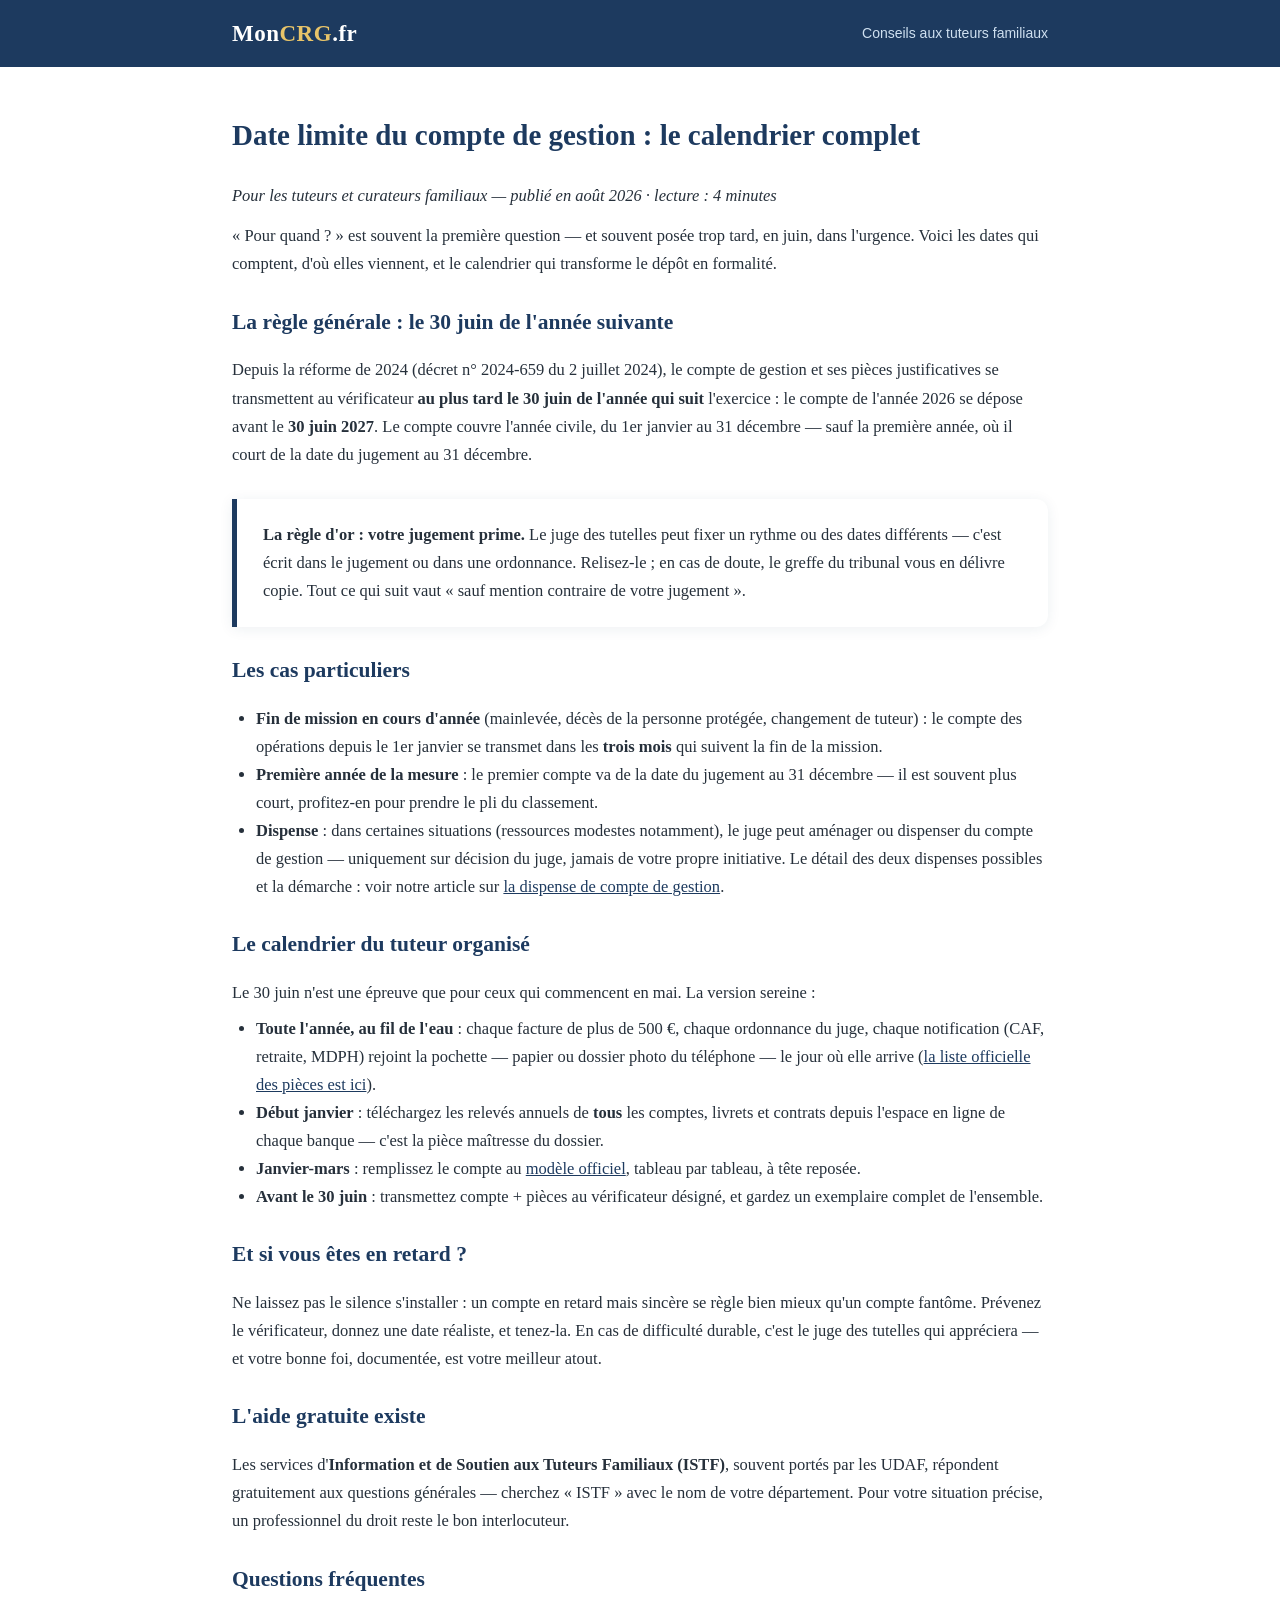
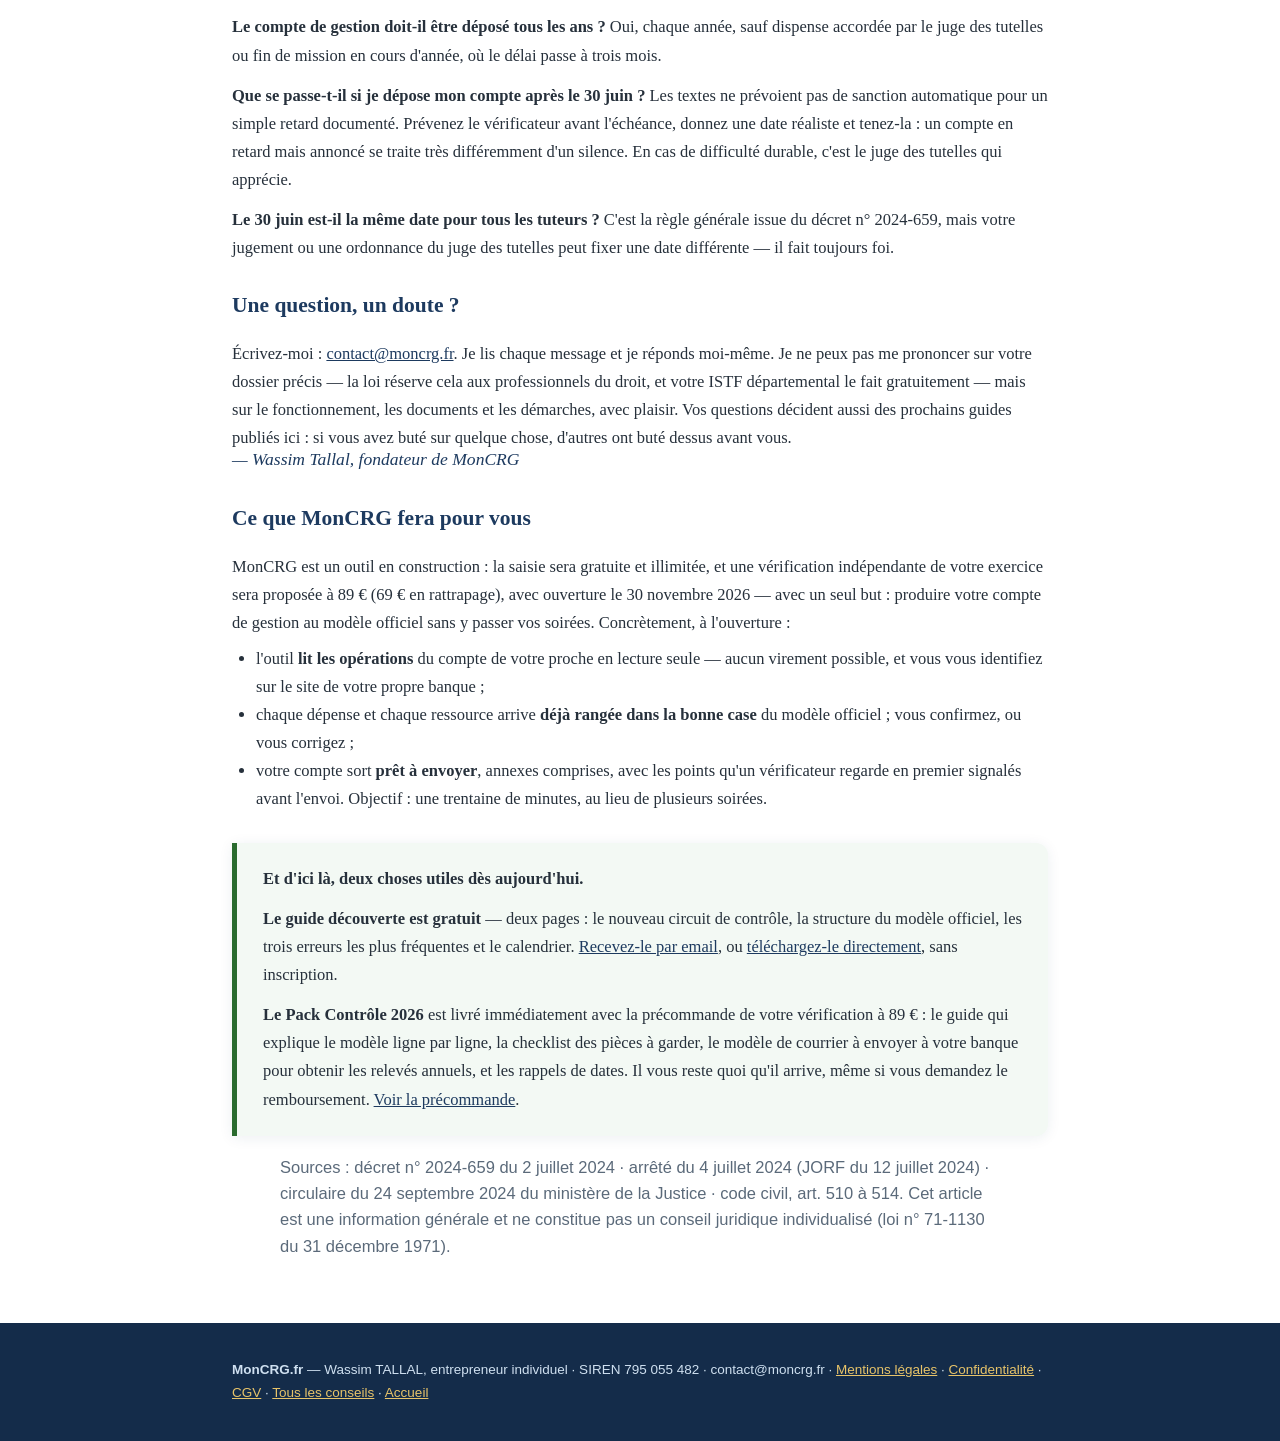
<file: conseils/date-limite-compte-de-gestion.html>
<!DOCTYPE html>
<html lang="fr">
<head>
<meta charset="UTF-8">
<meta name="viewport" content="width=device-width, initial-scale=1.0">
<title>Date limite du compte de gestion : le calendrier complet | MonCRG</title>
<meta name="description" content="Quand déposer le compte de gestion de tutelle ou curatelle ? Le 30 juin de l'année suivante dans la plupart des cas, 3 mois en fin de mission — et ce que dit votre jugement prime. Le calendrier complet, mois par mois.">
<link rel="canonical" href="https://moncrg.fr/conseils/date-limite-compte-de-gestion.html">
<link rel="stylesheet" href="../style.css">
<link rel="icon" type="image/png" sizes="32x32" href="../favicon-32.png">
<link rel="apple-touch-icon" href="../apple-touch-icon.png">
<meta property="og:type" content="article">
<meta property="og:title" content="Date limite du compte de gestion : le calendrier complet">
<meta property="og:description" content="Le 30 juin de l'année suivante dans la plupart des cas, 3 mois en fin de mission — et ce que dit votre jugement prime. Le calendrier complet, mois par mois.">
<meta property="og:url" content="https://moncrg.fr/conseils/date-limite-compte-de-gestion.html">
<meta property="og:image" content="https://moncrg.fr/og-image.png">
<meta property="og:locale" content="fr_FR">
<script defer src="https://cloud.umami.is/script.js" data-website-id="9338670e-f9f8-4c94-a887-c5fe9460c493"></script>
<script type="application/ld+json">
{
  "@context": "https://schema.org",
  "@type": "Article",
  "headline": "Date limite du compte de gestion : le calendrier complet",
  "description": "Quand déposer le compte de gestion de tutelle ou curatelle ? Le 30 juin de l'année suivante dans la plupart des cas, 3 mois en fin de mission — et ce que dit votre jugement prime.",
  "url": "https://moncrg.fr/conseils/date-limite-compte-de-gestion.html",
  "datePublished": "2026-08-13",
  "dateModified": "2026-08-14",
  "inLanguage": "fr-FR",
  "author": {"@type": "Person", "name": "Wassim Tallal"},
  "publisher": {"@type": "Organization", "name": "MonCRG.fr", "url": "https://moncrg.fr/"}
}
</script>
<script type="application/ld+json">
{
  "@context": "https://schema.org",
  "@type": "FAQPage",
  "mainEntity": [
    {"@type": "Question", "name": "Le compte de gestion doit-il être déposé tous les ans ?",
     "acceptedAnswer": {"@type": "Answer", "text": "Oui, chaque année, sauf dispense accordée par le juge des tutelles ou fin de mission en cours d'année, où le délai passe à trois mois."}},
    {"@type": "Question", "name": "Que se passe-t-il si je dépose mon compte après le 30 juin ?",
     "acceptedAnswer": {"@type": "Answer", "text": "Les textes ne prévoient pas de sanction automatique pour un simple retard documenté. Prévenez le vérificateur avant l'échéance, donnez une date réaliste et tenez-la : un compte en retard mais annoncé se traite très différemment d'un silence. En cas de difficulté durable, c'est le juge des tutelles qui apprécie."}},
    {"@type": "Question", "name": "Le 30 juin est-il la même date pour tous les tuteurs ?",
     "acceptedAnswer": {"@type": "Answer", "text": "C'est la règle générale issue du décret n° 2024-659, mais votre jugement ou une ordonnance du juge des tutelles peut fixer une date différente — il fait toujours foi."}}
  ]
}
</script>
</head>
<body>

<header>
  <div class="wrap">
    <a href="../index.html" class="logo">Mon<span>CRG</span>.fr</a>
    <div class="head-note"><a href="index.html" style="color:inherit">Conseils aux tuteurs familiaux</a></div>
  </div>
</header>

<main class="legal">
  <div class="wrap">
    <h1>Date limite du compte de gestion&nbsp;: le calendrier complet</h1>
    <p><em>Pour les tuteurs et curateurs familiaux — publié en août 2026 · lecture&nbsp;: 4 minutes</em></p>

    <p>«&nbsp;Pour quand&nbsp;?&nbsp;» est souvent la première question — et souvent posée trop
    tard, en juin, dans l'urgence. Voici les dates qui comptent, d'où elles viennent, et le
    calendrier qui transforme le dépôt en formalité.</p>

    <h2>La règle générale&nbsp;: le 30 juin de l'année suivante</h2>
    <p>Depuis la réforme de 2024 (décret n°&nbsp;2024-659 du 2&nbsp;juillet 2024), le compte de
    gestion et ses pièces justificatives se transmettent au vérificateur <strong>au plus tard le
    30&nbsp;juin de l'année qui suit</strong> l'exercice&nbsp;: le compte de l'année 2026 se dépose
    avant le <strong>30&nbsp;juin 2027</strong>. Le compte couvre l'année civile, du 1er janvier au
    31&nbsp;décembre — sauf la première année, où il court de la date du jugement au
    31&nbsp;décembre.</p>
    <div class="encadre">
      <p><strong>La règle d'or&nbsp;: votre jugement prime.</strong> Le juge des tutelles peut fixer
      un rythme ou des dates différents — c'est écrit dans le jugement ou dans une ordonnance.
      Relisez-le&nbsp;; en cas de doute, le greffe du tribunal vous en délivre copie. Tout ce qui
      suit vaut «&nbsp;sauf mention contraire de votre jugement&nbsp;».</p>
    </div>

    <h2>Les cas particuliers</h2>
    <ul>
      <li><strong>Fin de mission en cours d'année</strong> (mainlevée, décès de la personne
      protégée, changement de tuteur)&nbsp;: le compte des opérations depuis le 1er janvier se
      transmet dans les <strong>trois mois</strong> qui suivent la fin de la mission.</li>
      <li><strong>Première année de la mesure</strong>&nbsp;: le premier compte va de la date du
      jugement au 31&nbsp;décembre — il est souvent plus court, profitez-en pour prendre le pli du
      classement.</li>
      <li><strong>Dispense</strong>&nbsp;: dans certaines situations (ressources modestes
      notamment), le juge peut aménager ou dispenser du compte de gestion — uniquement sur
      décision du juge, jamais de votre propre initiative. Le détail des deux dispenses possibles
      et la démarche&nbsp;: voir notre article sur
      <a href="dispense-compte-de-gestion.html">la dispense de compte de gestion</a>.</li>
    </ul>

    <h2>Le calendrier du tuteur organisé</h2>
    <p>Le 30 juin n'est une épreuve que pour ceux qui commencent en mai. La version sereine&nbsp;:</p>
    <ul>
      <li><strong>Toute l'année, au fil de l'eau</strong>&nbsp;: chaque facture de plus de
      500&nbsp;€, chaque ordonnance du juge, chaque notification (CAF, retraite, MDPH) rejoint la
      pochette — papier ou dossier photo du téléphone — le jour où elle arrive
      (<a href="pieces-justificatives-compte-de-gestion.html">la liste officielle des pièces est
      ici</a>).</li>
      <li><strong>Début janvier</strong>&nbsp;: téléchargez les relevés annuels de <strong>tous</strong>
      les comptes, livrets et contrats depuis l'espace en ligne de chaque banque — c'est la pièce
      maîtresse du dossier.</li>
      <li><strong>Janvier-mars</strong>&nbsp;: remplissez le compte au
      <a href="modele-officiel-compte-de-gestion.html">modèle officiel</a>, tableau par tableau,
      à tête reposée.</li>
      <li><strong>Avant le 30 juin</strong>&nbsp;: transmettez compte + pièces au vérificateur
      désigné, et gardez un exemplaire complet de l'ensemble.</li>
    </ul>

    <h2>Et si vous êtes en retard&nbsp;?</h2>
    <p>Ne laissez pas le silence s'installer&nbsp;: un compte en retard mais sincère se règle bien
    mieux qu'un compte fantôme. Prévenez le vérificateur, donnez une date réaliste, et tenez-la.
    En cas de difficulté durable, c'est le juge des tutelles qui appréciera — et votre bonne foi,
    documentée, est votre meilleur atout.</p>

    <h2>L'aide gratuite existe</h2>
    <p>Les services d'<strong>Information et de Soutien aux Tuteurs Familiaux (ISTF)</strong>,
    souvent portés par les UDAF, répondent gratuitement aux questions générales — cherchez
    «&nbsp;ISTF&nbsp;» avec le nom de votre département. Pour votre situation précise, un
    professionnel du droit reste le bon interlocuteur.</p>

    <h2>Questions fréquentes</h2>
    <p><strong>Le compte de gestion doit-il être déposé tous les ans&nbsp;?</strong> Oui, chaque
    année, sauf dispense accordée par le juge des tutelles ou fin de mission en cours d'année, où
    le délai passe à trois mois.</p>
    <p><strong>Que se passe-t-il si je dépose mon compte après le 30&nbsp;juin&nbsp;?</strong> Les
    textes ne prévoient pas de sanction automatique pour un simple retard documenté. Prévenez le
    vérificateur avant l'échéance, donnez une date réaliste et tenez-la&nbsp;: un compte en retard
    mais annoncé se traite très différemment d'un silence. En cas de difficulté durable, c'est le
    juge des tutelles qui apprécie.</p>
    <p><strong>Le 30&nbsp;juin est-il la même date pour tous les tuteurs&nbsp;?</strong> C'est la
    règle générale issue du décret n°&nbsp;2024-659, mais votre jugement ou une ordonnance du juge
    des tutelles peut fixer une date différente — il fait toujours foi.</p>

    <h2>Une question, un doute&nbsp;?</h2>
    <p>Écrivez-moi&nbsp;: <a href="mailto:contact@moncrg.fr">contact@moncrg.fr</a>. Je lis chaque
    message et je réponds moi-même. Je ne peux pas me prononcer sur votre dossier précis — la loi
    réserve cela aux professionnels du droit, et votre ISTF départemental le fait gratuitement —
    mais sur le fonctionnement, les documents et les démarches, avec plaisir. Vos questions
    décident aussi des prochains guides publiés ici&nbsp;: si vous avez buté sur quelque chose,
    d'autres ont buté dessus avant vous.</p>
    <p class="signature">— Wassim Tallal, fondateur de MonCRG</p>

    <h2>Ce que MonCRG fera pour vous</h2>
    <p>MonCRG est un outil en construction&nbsp;: la saisie sera gratuite et illimitée, et une
    vérification indépendante de votre exercice sera proposée à 89&nbsp;€ (69&nbsp;€ en
    rattrapage), avec ouverture le 30&nbsp;novembre&nbsp;2026 — avec un seul but&nbsp;: produire
    votre compte de gestion au modèle officiel sans y passer vos soirées. Concrètement, à
    l'ouverture&nbsp;:</p>
    <ul>
      <li>l'outil <strong>lit les opérations</strong> du compte de votre proche en lecture seule —
      aucun virement possible, et vous vous identifiez sur le site de votre propre banque&nbsp;;</li>
      <li>chaque dépense et chaque ressource arrive <strong>déjà rangée dans la bonne case</strong>
      du modèle officiel&nbsp;; vous confirmez, ou vous corrigez&nbsp;;</li>
      <li>votre compte sort <strong>prêt à envoyer</strong>, annexes comprises, avec les points
      qu'un vérificateur regarde en premier signalés avant l'envoi. Objectif&nbsp;: une trentaine
      de minutes, au lieu de plusieurs soirées.</li>
    </ul>
    <div class="encadre vert">
      <p><strong>Et d'ici là, deux choses utiles dès aujourd'hui.</strong></p>
      <p><strong>Le guide découverte est gratuit</strong> — deux pages&nbsp;: le nouveau circuit de
      contrôle, la structure du modèle officiel, les trois erreurs les plus fréquentes et le
      calendrier. <a href="../index.html?utm_source=site&utm_medium=article&utm_campaign=seo-date-limite">Recevez-le
      par email</a>, ou <a href="../guide-decouverte.pdf">téléchargez-le directement</a>, sans
      inscription.</p>
      <p><strong>Le Pack Contrôle 2026</strong> est livré immédiatement avec la précommande de
      votre vérification à 89&nbsp;€&nbsp;: le guide qui explique le modèle ligne par ligne, la
      checklist des pièces à garder, le modèle de courrier à envoyer à votre banque pour obtenir
      les relevés annuels, et les rappels de dates. Il vous reste quoi qu'il arrive, même si vous
      demandez le remboursement. <a href="../index.html?utm_source=site&utm_medium=article&utm_campaign=seo-date-limite#precommande">Voir
      la précommande</a>.</p>
    </div>

    <p class="references" style="text-align:left">Sources&nbsp;: décret n°&nbsp;2024-659 du 2 juillet
    2024 · arrêté du 4 juillet 2024 (JORF du 12 juillet 2024) · circulaire du 24 septembre 2024 du
    ministère de la Justice · code civil, art. 510 à 514. Cet article est une information générale et
    ne constitue pas un conseil juridique individualisé (loi n°&nbsp;71-1130 du 31 décembre 1971).</p>
  </div>
</main>

<footer>
  <div class="wrap">
    <div><strong>MonCRG.fr</strong> — Wassim TALLAL, entrepreneur individuel · SIREN 795&nbsp;055&nbsp;482 ·
    contact@moncrg.fr · <a href="../mentions-legales.html">Mentions légales</a> ·
    <a href="../confidentialite.html">Confidentialité</a> · <a href="../cgv.html">CGV</a> ·
    <a href="index.html">Tous les conseils</a> · <a href="../index.html">Accueil</a></div>
  </div>
</footer>

</body>
</html>
</file>
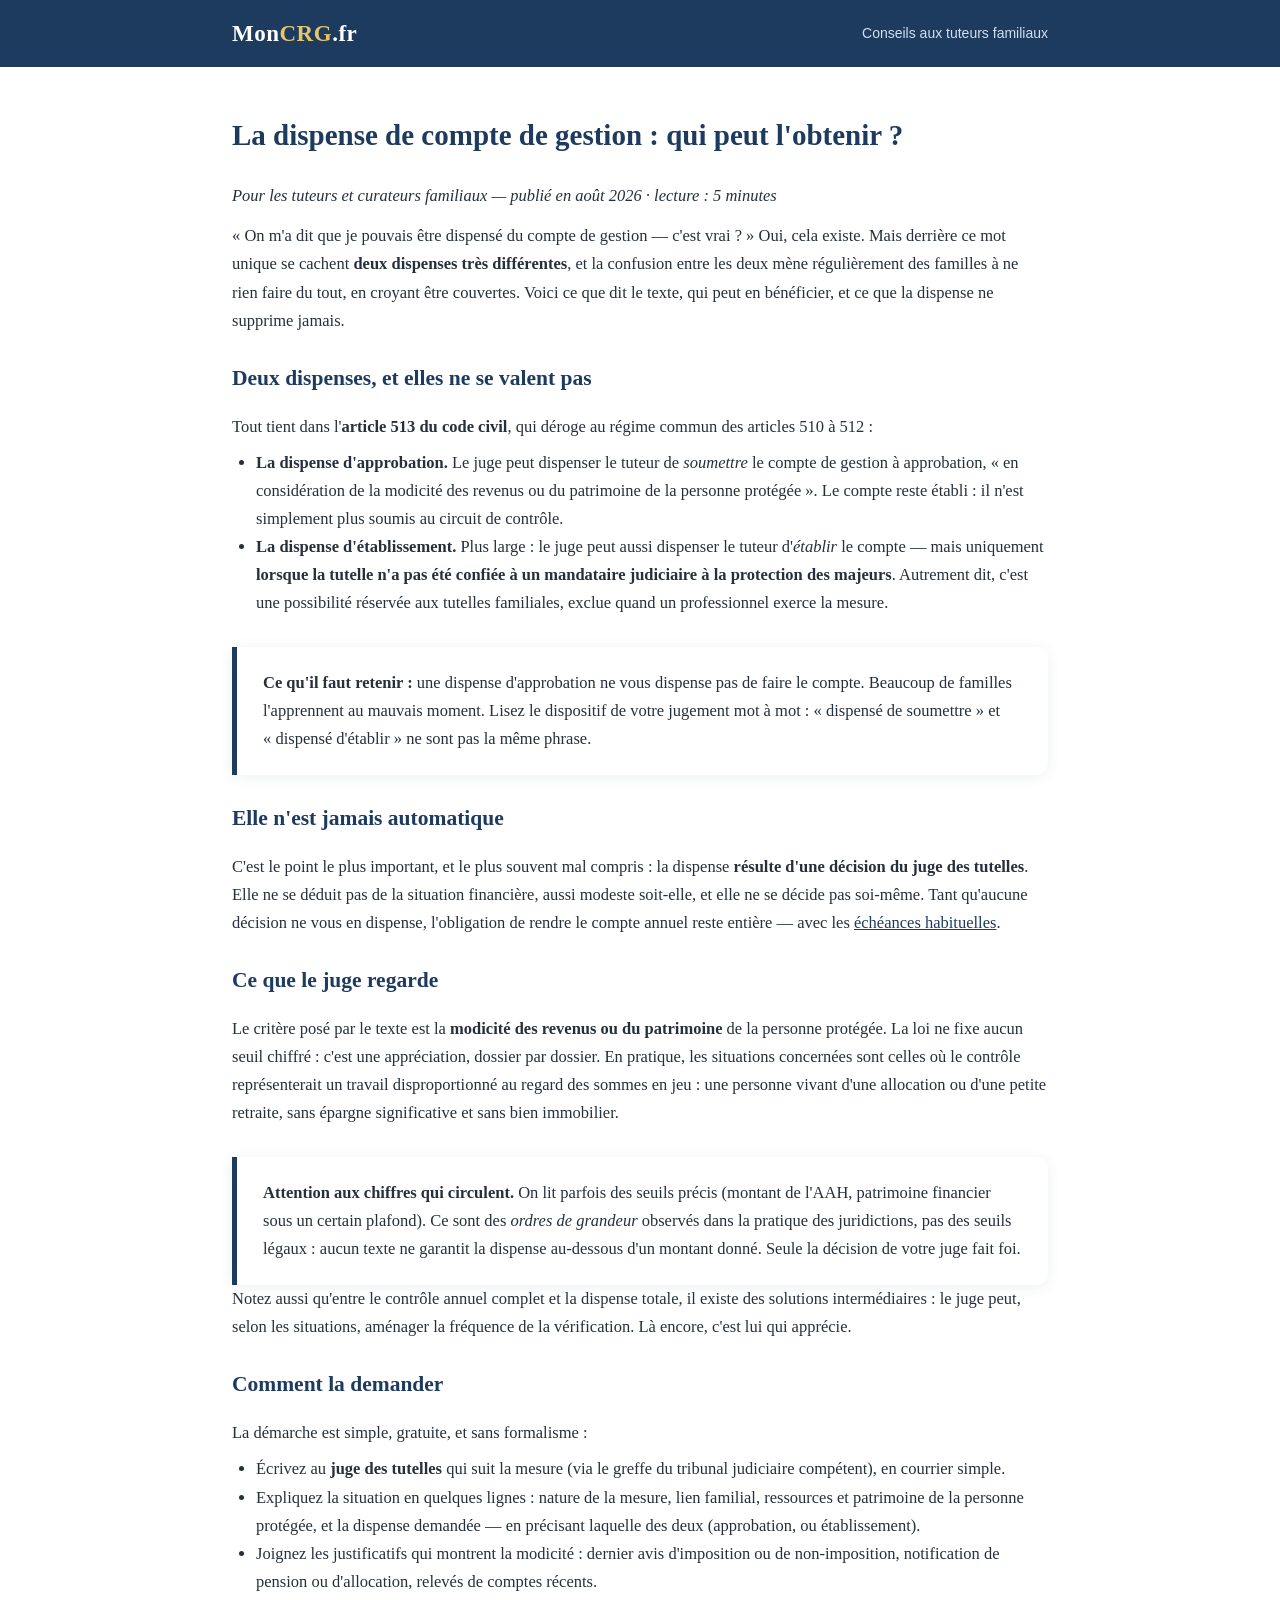
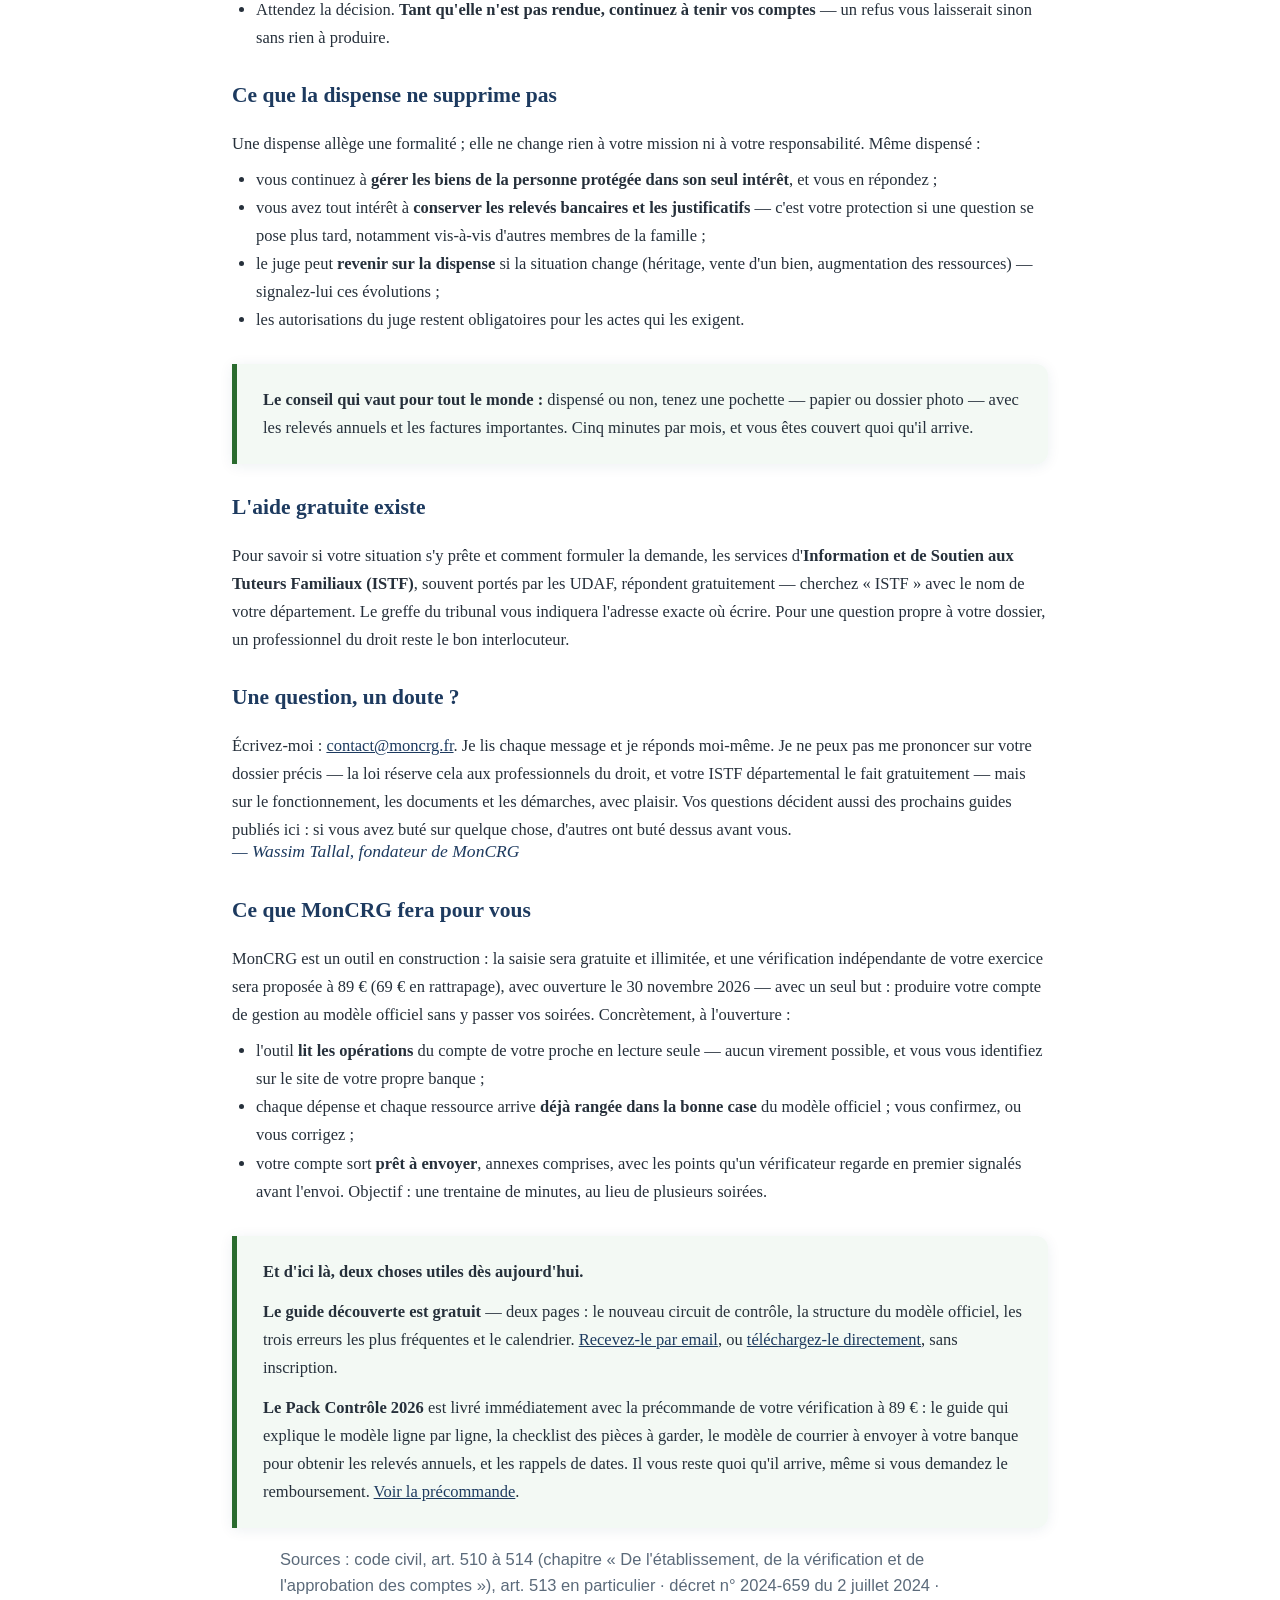
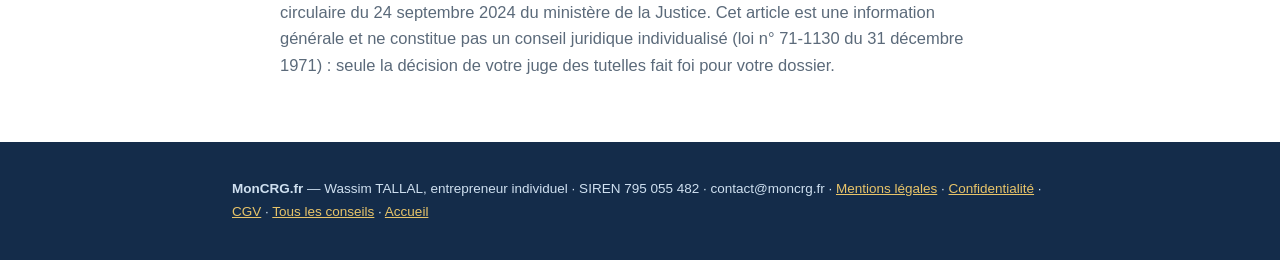
<file: conseils/dispense-compte-de-gestion.html>
<!DOCTYPE html>
<html lang="fr">
<head>
<meta charset="UTF-8">
<meta name="viewport" content="width=device-width, initial-scale=1.0">
<title>La dispense de compte de gestion : qui peut l'obtenir ? | MonCRG</title>
<meta name="description" content="Le juge des tutelles peut dispenser un tuteur familial de faire approuver son compte de gestion, voire de l'établir (article 513 du code civil). Qui peut l'obtenir, sur quels critères, comment la demander — et ce qu'elle ne supprime pas.">
<link rel="canonical" href="https://moncrg.fr/conseils/dispense-compte-de-gestion.html">
<link rel="stylesheet" href="../style.css">
<link rel="icon" type="image/png" sizes="32x32" href="../favicon-32.png">
<link rel="apple-touch-icon" href="../apple-touch-icon.png">
<meta property="og:type" content="article">
<meta property="og:title" content="La dispense de compte de gestion : qui peut l'obtenir ?">
<meta property="og:description" content="Deux dispenses existent (article 513 du code civil), elles ne se valent pas. Qui peut les obtenir, sur quels critères, comment les demander — et ce qu'elles ne suppriment pas.">
<meta property="og:url" content="https://moncrg.fr/conseils/dispense-compte-de-gestion.html">
<meta property="og:image" content="https://moncrg.fr/og-image.png">
<meta property="og:locale" content="fr_FR">
<script defer src="https://cloud.umami.is/script.js" data-website-id="9338670e-f9f8-4c94-a887-c5fe9460c493"></script>
<script type="application/ld+json">
{
  "@context": "https://schema.org",
  "@type": "Article",
  "headline": "La dispense de compte de gestion : qui peut l'obtenir ?",
  "description": "Le juge des tutelles peut dispenser un tuteur familial de faire approuver son compte de gestion, voire de l'établir (article 513 du code civil). Critères, démarche, limites.",
  "url": "https://moncrg.fr/conseils/dispense-compte-de-gestion.html",
  "datePublished": "2026-08-14",
  "dateModified": "2026-08-14",
  "inLanguage": "fr-FR",
  "author": {"@type": "Person", "name": "Wassim Tallal"},
  "publisher": {"@type": "Organization", "name": "MonCRG.fr", "url": "https://moncrg.fr/"}
}
</script>
</head>
<body>

<header>
  <div class="wrap">
    <a href="../index.html" class="logo">Mon<span>CRG</span>.fr</a>
    <div class="head-note"><a href="index.html" style="color:inherit">Conseils aux tuteurs familiaux</a></div>
  </div>
</header>

<main class="legal">
  <div class="wrap">
    <h1>La dispense de compte de gestion&nbsp;: qui peut l'obtenir&nbsp;?</h1>
    <p><em>Pour les tuteurs et curateurs familiaux — publié en août 2026 · lecture&nbsp;: 5 minutes</em></p>

    <p>«&nbsp;On m'a dit que je pouvais être dispensé du compte de gestion — c'est vrai&nbsp;?&nbsp;»
    Oui, cela existe. Mais derrière ce mot unique se cachent <strong>deux dispenses très
    différentes</strong>, et la confusion entre les deux mène régulièrement des familles à ne rien
    faire du tout, en croyant être couvertes. Voici ce que dit le texte, qui peut en bénéficier, et
    ce que la dispense ne supprime jamais.</p>

    <h2>Deux dispenses, et elles ne se valent pas</h2>
    <p>Tout tient dans l'<strong>article 513 du code civil</strong>, qui déroge au régime commun des
    articles 510 à 512&nbsp;:</p>
    <ul>
      <li><strong>La dispense d'approbation.</strong> Le juge peut dispenser le tuteur de
      <em>soumettre</em> le compte de gestion à approbation, «&nbsp;en considération de la modicité
      des revenus ou du patrimoine de la personne protégée&nbsp;». Le compte reste établi&nbsp;: il
      n'est simplement plus soumis au circuit de contrôle.</li>
      <li><strong>La dispense d'établissement.</strong> Plus large&nbsp;: le juge peut aussi
      dispenser le tuteur d'<em>établir</em> le compte — mais uniquement <strong>lorsque la tutelle
      n'a pas été confiée à un mandataire judiciaire à la protection des majeurs</strong>. Autrement
      dit, c'est une possibilité réservée aux tutelles familiales, exclue quand un professionnel
      exerce la mesure.</li>
    </ul>
    <div class="encadre">
      <p><strong>Ce qu'il faut retenir&nbsp;:</strong> une dispense d'approbation ne vous dispense
      pas de faire le compte. Beaucoup de familles l'apprennent au mauvais moment. Lisez le
      dispositif de votre jugement mot à mot&nbsp;: «&nbsp;dispensé de soumettre&nbsp;» et
      «&nbsp;dispensé d'établir&nbsp;» ne sont pas la même phrase.</p>
    </div>

    <h2>Elle n'est jamais automatique</h2>
    <p>C'est le point le plus important, et le plus souvent mal compris&nbsp;: la dispense
    <strong>résulte d'une décision du juge des tutelles</strong>. Elle ne se déduit pas de la
    situation financière, aussi modeste soit-elle, et elle ne se décide pas soi-même. Tant qu'aucune
    décision ne vous en dispense, l'obligation de rendre le compte annuel reste entière — avec les
    <a href="date-limite-compte-de-gestion.html">échéances habituelles</a>.</p>

    <h2>Ce que le juge regarde</h2>
    <p>Le critère posé par le texte est la <strong>modicité des revenus ou du patrimoine</strong> de
    la personne protégée. La loi ne fixe aucun seuil chiffré&nbsp;: c'est une appréciation, dossier
    par dossier. En pratique, les situations concernées sont celles où le contrôle représenterait un
    travail disproportionné au regard des sommes en jeu&nbsp;: une personne vivant d'une allocation
    ou d'une petite retraite, sans épargne significative et sans bien immobilier.</p>
    <div class="encadre">
      <p><strong>Attention aux chiffres qui circulent.</strong> On lit parfois des seuils précis
      (montant de l'AAH, patrimoine financier sous un certain plafond). Ce sont des <em>ordres de
      grandeur</em> observés dans la pratique des juridictions, pas des seuils légaux&nbsp;: aucun
      texte ne garantit la dispense au-dessous d'un montant donné. Seule la décision de votre juge
      fait foi.</p>
    </div>
    <p>Notez aussi qu'entre le contrôle annuel complet et la dispense totale, il existe des solutions
    intermédiaires&nbsp;: le juge peut, selon les situations, aménager la fréquence de la
    vérification. Là encore, c'est lui qui apprécie.</p>

    <h2>Comment la demander</h2>
    <p>La démarche est simple, gratuite, et sans formalisme&nbsp;:</p>
    <ul>
      <li>Écrivez au <strong>juge des tutelles</strong> qui suit la mesure (via le greffe du
      tribunal judiciaire compétent), en courrier simple.</li>
      <li>Expliquez la situation en quelques lignes&nbsp;: nature de la mesure, lien familial,
      ressources et patrimoine de la personne protégée, et la dispense demandée — en précisant
      laquelle des deux (approbation, ou établissement).</li>
      <li>Joignez les justificatifs qui montrent la modicité&nbsp;: dernier avis d'imposition ou de
      non-imposition, notification de pension ou d'allocation, relevés de comptes récents.</li>
      <li>Attendez la décision. <strong>Tant qu'elle n'est pas rendue, continuez à tenir vos
      comptes</strong> — un refus vous laisserait sinon sans rien à produire.</li>
    </ul>

    <h2>Ce que la dispense ne supprime pas</h2>
    <p>Une dispense allège une formalité&nbsp;; elle ne change rien à votre mission ni à votre
    responsabilité. Même dispensé&nbsp;:</p>
    <ul>
      <li>vous continuez à <strong>gérer les biens de la personne protégée dans son seul
      intérêt</strong>, et vous en répondez&nbsp;;</li>
      <li>vous avez tout intérêt à <strong>conserver les relevés bancaires et les justificatifs</strong> —
      c'est votre protection si une question se pose plus tard, notamment vis-à-vis d'autres membres
      de la famille&nbsp;;</li>
      <li>le juge peut <strong>revenir sur la dispense</strong> si la situation change (héritage,
      vente d'un bien, augmentation des ressources) — signalez-lui ces évolutions&nbsp;;</li>
      <li>les autorisations du juge restent obligatoires pour les actes qui les exigent.</li>
    </ul>
    <div class="encadre vert">
      <p><strong>Le conseil qui vaut pour tout le monde&nbsp;:</strong> dispensé ou non, tenez une
      pochette — papier ou dossier photo — avec les relevés annuels et les factures importantes.
      Cinq minutes par mois, et vous êtes couvert quoi qu'il arrive.</p>
    </div>

    <h2>L'aide gratuite existe</h2>
    <p>Pour savoir si votre situation s'y prête et comment formuler la demande, les services
    d'<strong>Information et de Soutien aux Tuteurs Familiaux (ISTF)</strong>, souvent portés par les
    UDAF, répondent gratuitement — cherchez «&nbsp;ISTF&nbsp;» avec le nom de votre département. Le
    greffe du tribunal vous indiquera l'adresse exacte où écrire. Pour une question propre à votre
    dossier, un professionnel du droit reste le bon interlocuteur.</p>

    <h2>Une question, un doute&nbsp;?</h2>
    <p>Écrivez-moi&nbsp;: <a href="mailto:contact@moncrg.fr">contact@moncrg.fr</a>. Je lis chaque
    message et je réponds moi-même. Je ne peux pas me prononcer sur votre dossier précis — la loi
    réserve cela aux professionnels du droit, et votre ISTF départemental le fait gratuitement —
    mais sur le fonctionnement, les documents et les démarches, avec plaisir. Vos questions
    décident aussi des prochains guides publiés ici&nbsp;: si vous avez buté sur quelque chose,
    d'autres ont buté dessus avant vous.</p>
    <p class="signature">— Wassim Tallal, fondateur de MonCRG</p>

    <h2>Ce que MonCRG fera pour vous</h2>
    <p>MonCRG est un outil en construction&nbsp;: la saisie sera gratuite et illimitée, et une
    vérification indépendante de votre exercice sera proposée à 89&nbsp;€ (69&nbsp;€ en
    rattrapage), avec ouverture le 30&nbsp;novembre&nbsp;2026 — avec un seul but&nbsp;: produire
    votre compte de gestion au modèle officiel sans y passer vos soirées. Concrètement, à
    l'ouverture&nbsp;:</p>
    <ul>
      <li>l'outil <strong>lit les opérations</strong> du compte de votre proche en lecture seule —
      aucun virement possible, et vous vous identifiez sur le site de votre propre banque&nbsp;;</li>
      <li>chaque dépense et chaque ressource arrive <strong>déjà rangée dans la bonne case</strong>
      du modèle officiel&nbsp;; vous confirmez, ou vous corrigez&nbsp;;</li>
      <li>votre compte sort <strong>prêt à envoyer</strong>, annexes comprises, avec les points
      qu'un vérificateur regarde en premier signalés avant l'envoi. Objectif&nbsp;: une trentaine
      de minutes, au lieu de plusieurs soirées.</li>
    </ul>
    <div class="encadre vert">
      <p><strong>Et d'ici là, deux choses utiles dès aujourd'hui.</strong></p>
      <p><strong>Le guide découverte est gratuit</strong> — deux pages&nbsp;: le nouveau circuit de
      contrôle, la structure du modèle officiel, les trois erreurs les plus fréquentes et le
      calendrier. <a href="../index.html?utm_source=site&utm_medium=article&utm_campaign=seo-dispense">Recevez-le
      par email</a>, ou <a href="../guide-decouverte.pdf">téléchargez-le directement</a>, sans
      inscription.</p>
      <p><strong>Le Pack Contrôle 2026</strong> est livré immédiatement avec la précommande de
      votre vérification à 89&nbsp;€&nbsp;: le guide qui explique le modèle ligne par ligne, la
      checklist des pièces à garder, le modèle de courrier à envoyer à votre banque pour obtenir
      les relevés annuels, et les rappels de dates. Il vous reste quoi qu'il arrive, même si vous
      demandez le remboursement. <a href="../index.html?utm_source=site&utm_medium=article&utm_campaign=seo-dispense#precommande">Voir
      la précommande</a>.</p>
    </div>

    <p class="references" style="text-align:left">Sources&nbsp;: code civil, art. 510 à 514
    (chapitre «&nbsp;De l'établissement, de la vérification et de l'approbation des comptes&nbsp;»),
    art. 513 en particulier · décret n°&nbsp;2024-659 du 2 juillet 2024 · circulaire du
    24 septembre 2024 du ministère de la Justice. Cet article est une information générale et ne
    constitue pas un conseil juridique individualisé (loi n°&nbsp;71-1130 du 31 décembre 1971)&nbsp;:
    seule la décision de votre juge des tutelles fait foi pour votre dossier.</p>
  </div>
</main>

<footer>
  <div class="wrap">
    <div><strong>MonCRG.fr</strong> — Wassim TALLAL, entrepreneur individuel · SIREN 795&nbsp;055&nbsp;482 ·
    contact@moncrg.fr · <a href="../mentions-legales.html">Mentions légales</a> ·
    <a href="../confidentialite.html">Confidentialité</a> · <a href="../cgv.html">CGV</a> ·
    <a href="index.html">Tous les conseils</a> · <a href="../index.html">Accueil</a></div>
  </div>
</footer>

</body>
</html>
</file>
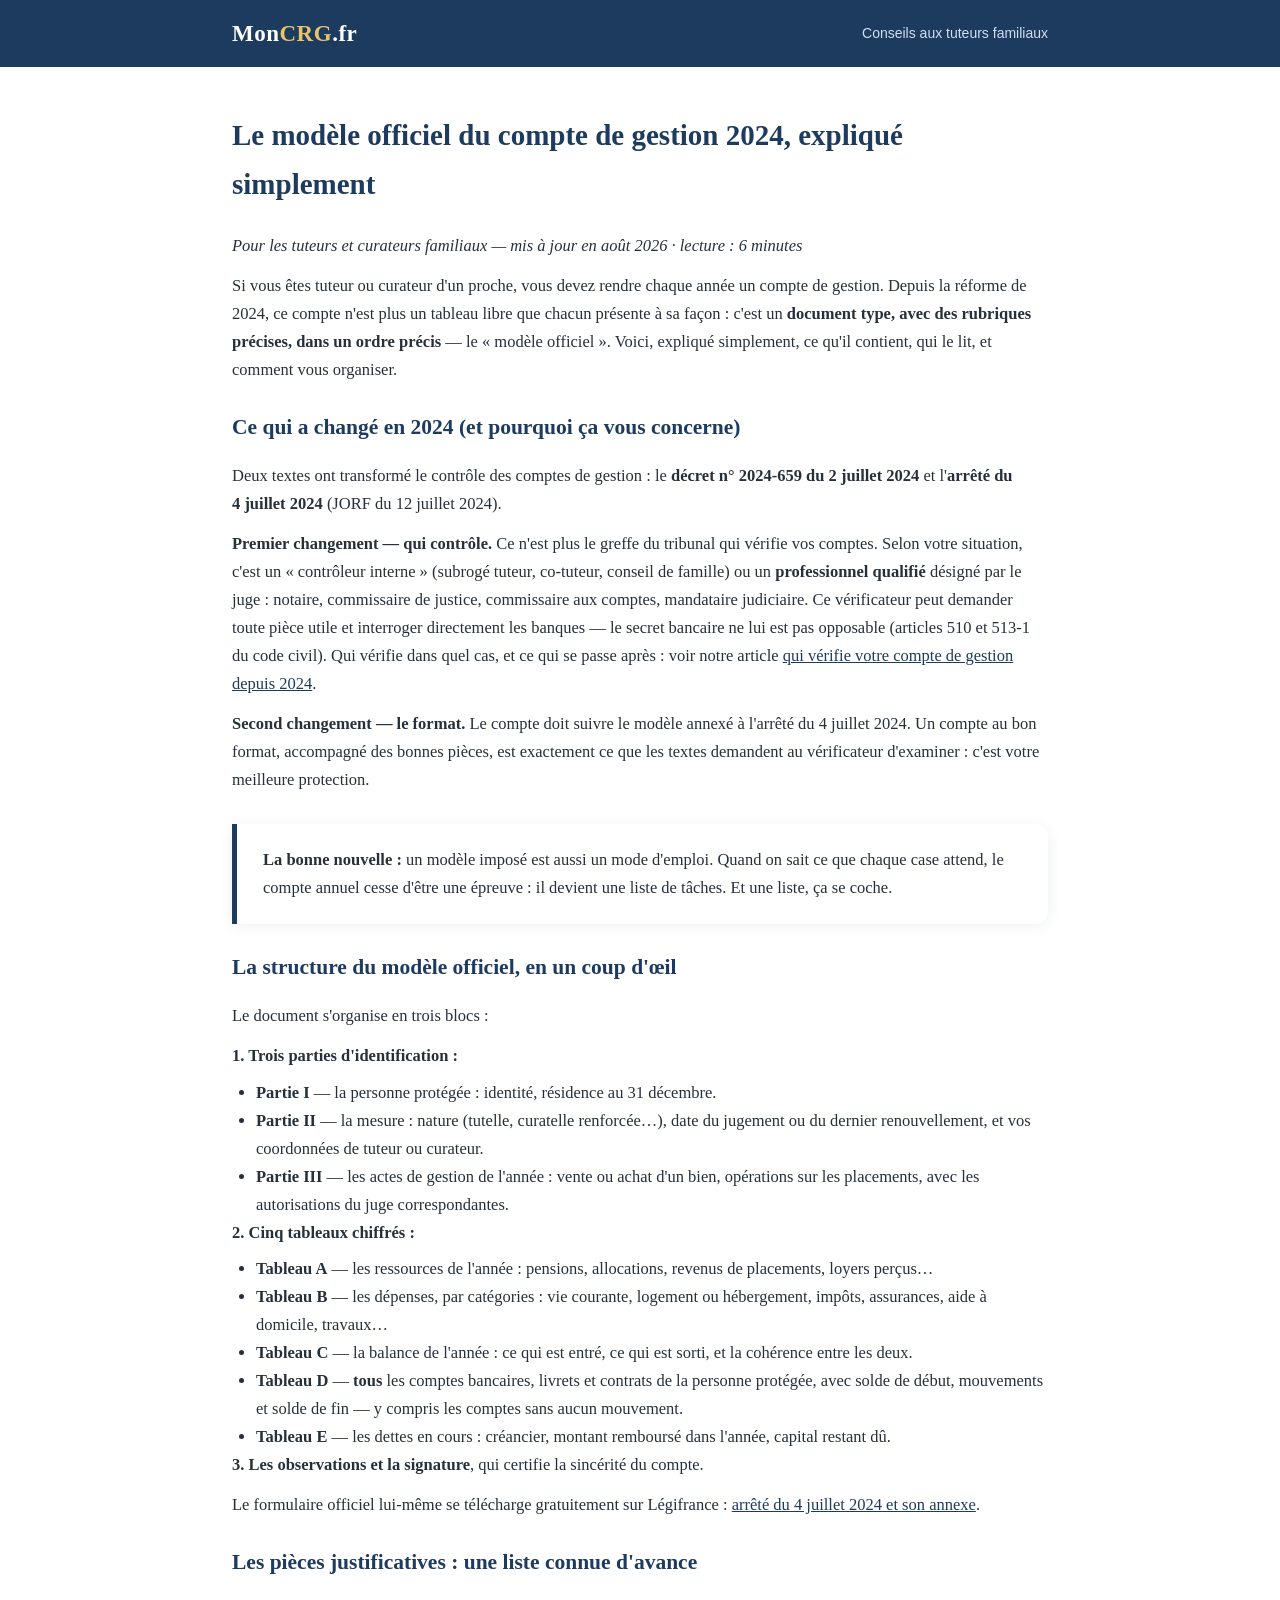
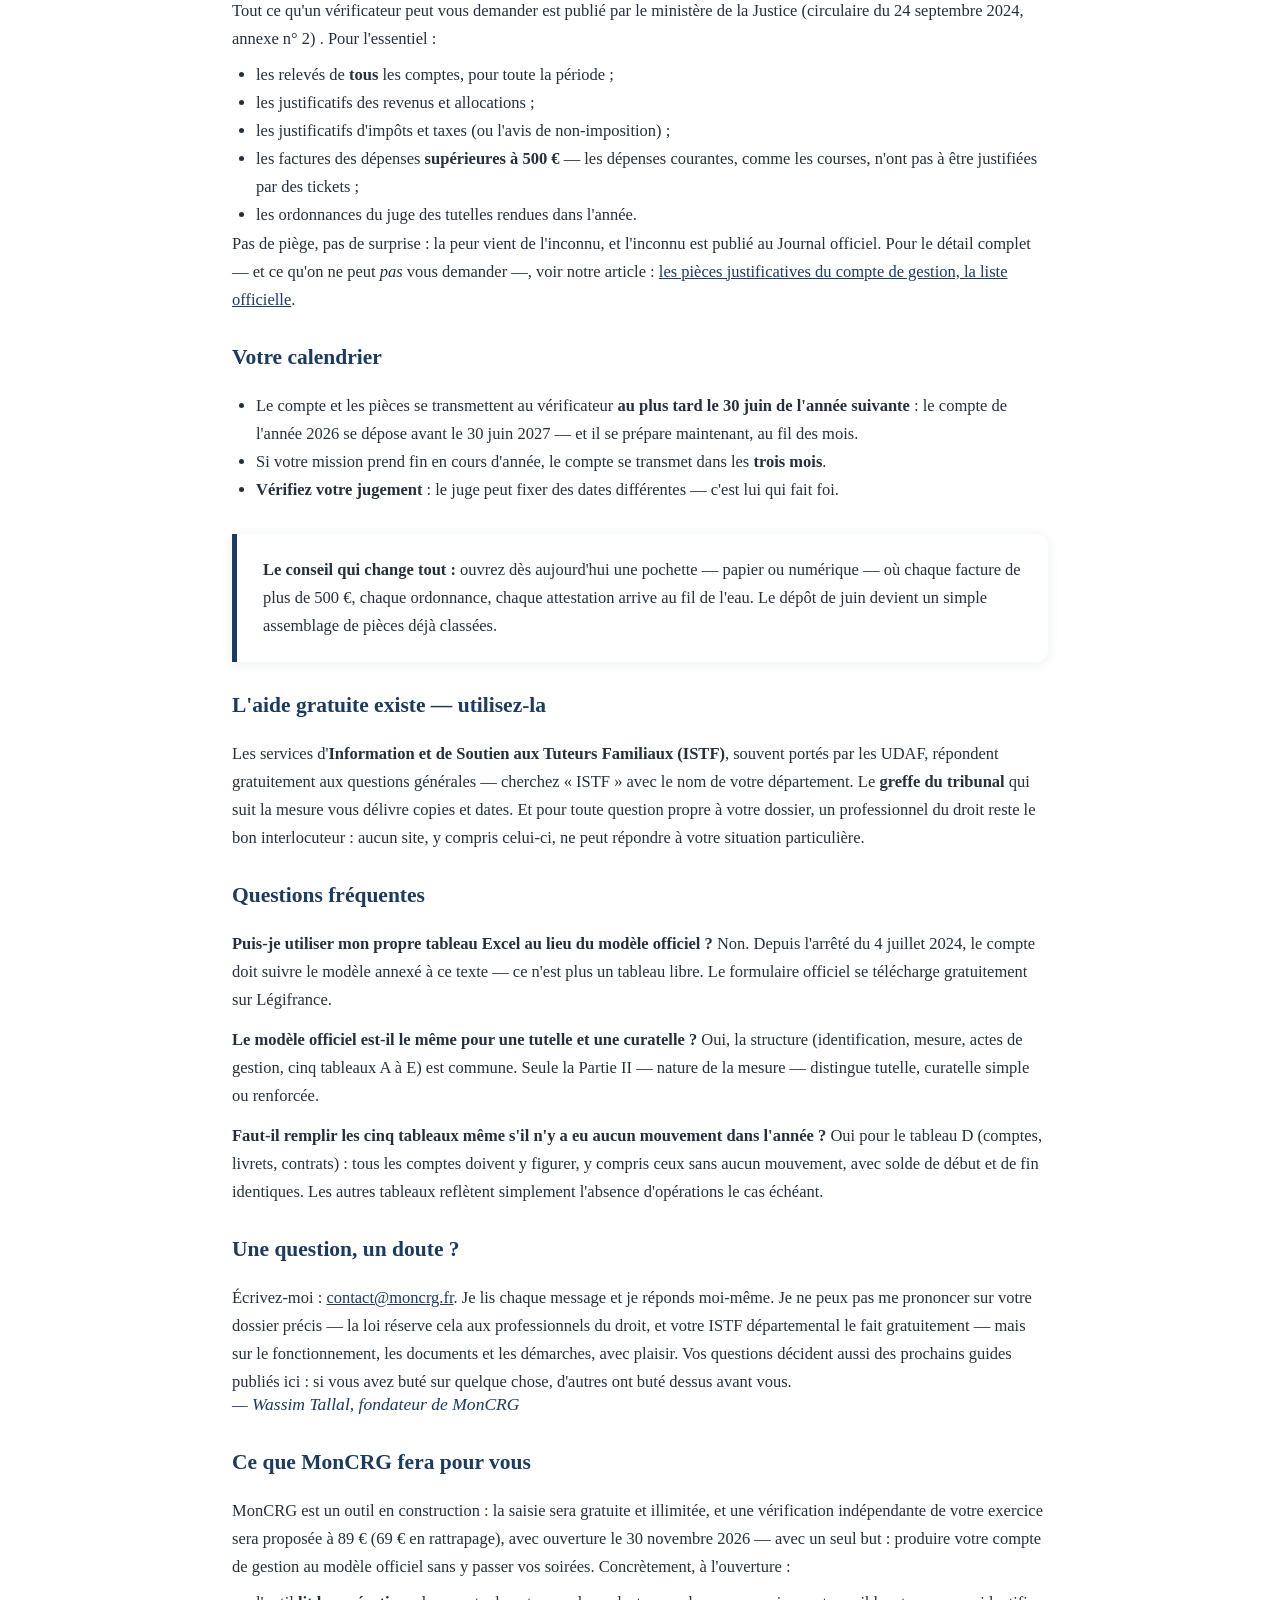
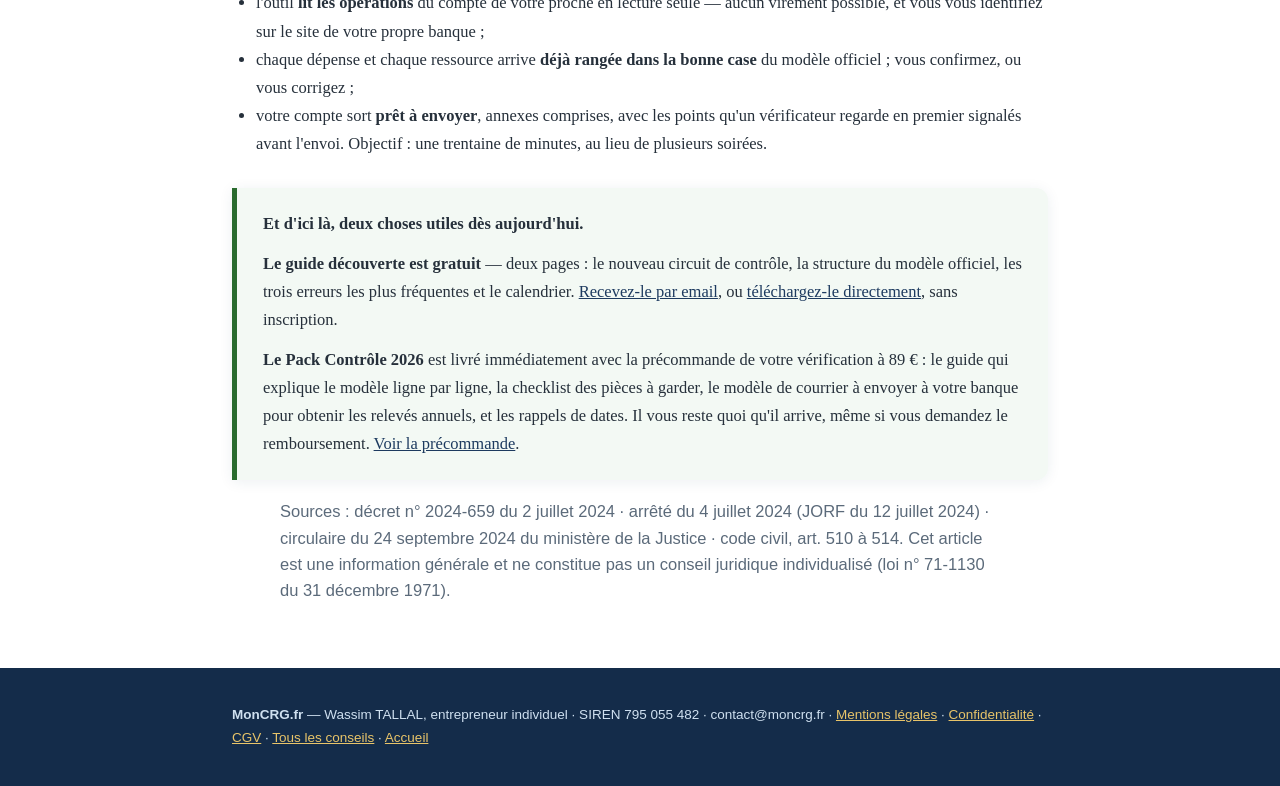
<file: conseils/modele-officiel-compte-de-gestion.html>
<!DOCTYPE html>
<html lang="fr">
<head>
<meta charset="UTF-8">
<meta name="viewport" content="width=device-width, initial-scale=1.0">
<title>Le modèle officiel du compte de gestion 2024, expliqué simplement | MonCRG</title>
<meta name="description" content="Depuis la réforme de 2024, le compte de gestion de tutelle ou curatelle doit suivre un modèle officiel. Structure, tableaux A à E, calendrier, pièces justificatives : tout expliqué simplement pour les tuteurs familiaux.">
<link rel="canonical" href="https://moncrg.fr/conseils/modele-officiel-compte-de-gestion.html">
<link rel="stylesheet" href="../style.css">
<link rel="icon" type="image/png" sizes="32x32" href="../favicon-32.png">
<link rel="apple-touch-icon" href="../apple-touch-icon.png">
<meta property="og:type" content="article">
<meta property="og:title" content="Le modèle officiel du compte de gestion 2024, expliqué simplement">
<meta property="og:description" content="Structure, tableaux A à E, calendrier, pièces justificatives : le modèle officiel du compte de gestion expliqué pour les tuteurs et curateurs familiaux.">
<meta property="og:url" content="https://moncrg.fr/conseils/modele-officiel-compte-de-gestion.html">
<meta property="og:image" content="https://moncrg.fr/og-image.png">
<meta property="og:locale" content="fr_FR">
<script defer src="https://cloud.umami.is/script.js" data-website-id="9338670e-f9f8-4c94-a887-c5fe9460c493"></script>
<script type="application/ld+json">
{
  "@context": "https://schema.org",
  "@type": "Article",
  "headline": "Le modèle officiel du compte de gestion 2024, expliqué simplement",
  "description": "Structure, tableaux A à E, calendrier, pièces justificatives : le modèle officiel du compte de gestion expliqué pour les tuteurs et curateurs familiaux.",
  "url": "https://moncrg.fr/conseils/modele-officiel-compte-de-gestion.html",
  "datePublished": "2026-08-12",
  "dateModified": "2026-08-14",
  "inLanguage": "fr-FR",
  "author": {"@type": "Person", "name": "Wassim Tallal"},
  "publisher": {"@type": "Organization", "name": "MonCRG.fr", "url": "https://moncrg.fr/"}
}
</script>
<script type="application/ld+json">
{
  "@context": "https://schema.org",
  "@type": "FAQPage",
  "mainEntity": [
    {"@type": "Question", "name": "Puis-je utiliser mon propre tableau Excel au lieu du modèle officiel ?",
     "acceptedAnswer": {"@type": "Answer", "text": "Non. Depuis l'arrêté du 4 juillet 2024, le compte doit suivre le modèle annexé à ce texte — ce n'est plus un tableau libre. Le formulaire officiel se télécharge gratuitement sur Légifrance."}},
    {"@type": "Question", "name": "Le modèle officiel est-il le même pour une tutelle et une curatelle ?",
     "acceptedAnswer": {"@type": "Answer", "text": "Oui, la structure (identification, mesure, actes de gestion, cinq tableaux A à E) est commune. Seule la Partie II — nature de la mesure — distingue tutelle, curatelle simple ou renforcée."}},
    {"@type": "Question", "name": "Faut-il remplir les cinq tableaux même s'il n'y a eu aucun mouvement dans l'année ?",
     "acceptedAnswer": {"@type": "Answer", "text": "Oui pour le tableau D (comptes, livrets, contrats) : tous les comptes doivent y figurer, y compris ceux sans aucun mouvement, avec solde de début et de fin identiques. Les autres tableaux reflètent simplement l'absence d'opérations le cas échéant."}}
  ]
}
</script>
</head>
<body>

<header>
  <div class="wrap">
    <a href="../index.html" class="logo">Mon<span>CRG</span>.fr</a>
    <div class="head-note">Conseils aux tuteurs familiaux</div>
  </div>
</header>

<main class="legal">
  <div class="wrap">
    <h1>Le modèle officiel du compte de gestion 2024, expliqué simplement</h1>
    <p><em>Pour les tuteurs et curateurs familiaux — mis à jour en août 2026 · lecture : 6 minutes</em></p>

    <p>Si vous êtes tuteur ou curateur d'un proche, vous devez rendre chaque année un compte de
    gestion. Depuis la réforme de 2024, ce compte n'est plus un tableau libre que chacun présente à
    sa façon&nbsp;: c'est un <strong>document type, avec des rubriques précises, dans un ordre
    précis</strong> — le «&nbsp;modèle officiel&nbsp;». Voici, expliqué simplement, ce qu'il contient,
    qui le lit, et comment vous organiser.</p>

    <h2>Ce qui a changé en 2024 (et pourquoi ça vous concerne)</h2>
    <p>Deux textes ont transformé le contrôle des comptes de gestion&nbsp;: le
    <strong>décret n°&nbsp;2024-659 du 2&nbsp;juillet 2024</strong> et
    l'<strong>arrêté du 4&nbsp;juillet 2024</strong> (JORF du 12&nbsp;juillet 2024).</p>
    <p><strong>Premier changement — qui contrôle.</strong> Ce n'est plus le greffe du tribunal qui
    vérifie vos comptes. Selon votre situation, c'est un «&nbsp;contrôleur interne&nbsp;» (subrogé
    tuteur, co-tuteur, conseil de famille) ou un <strong>professionnel qualifié</strong> désigné par
    le juge&nbsp;: notaire, commissaire de justice, commissaire aux comptes, mandataire judiciaire.
    Ce vérificateur peut demander toute pièce utile et interroger directement les banques — le secret
    bancaire ne lui est pas opposable (articles 510 et 513-1 du code civil). Qui vérifie dans quel
    cas, et ce qui se passe après&nbsp;: voir notre article
    <a href="qui-verifie-comptes-tutelle.html">qui vérifie votre compte de gestion depuis
    2024</a>.</p>
    <p><strong>Second changement — le format.</strong> Le compte doit suivre le modèle annexé à
    l'arrêté du 4&nbsp;juillet 2024. Un compte au bon format, accompagné des bonnes pièces, est
    exactement ce que les textes demandent au vérificateur d'examiner&nbsp;: c'est votre meilleure
    protection.</p>
    <div class="encadre">
      <p><strong>La bonne nouvelle&nbsp;:</strong> un modèle imposé est aussi un mode d'emploi. Quand
      on sait ce que chaque case attend, le compte annuel cesse d'être une épreuve&nbsp;: il devient
      une liste de tâches. Et une liste, ça se coche.</p>
    </div>

    <h2>La structure du modèle officiel, en un coup d'œil</h2>
    <p>Le document s'organise en trois blocs&nbsp;:</p>
    <p><strong>1. Trois parties d'identification&nbsp;:</strong></p>
    <ul>
      <li><strong>Partie I</strong> — la personne protégée&nbsp;: identité, résidence au 31 décembre.</li>
      <li><strong>Partie II</strong> — la mesure&nbsp;: nature (tutelle, curatelle renforcée…), date du
      jugement ou du dernier renouvellement, et vos coordonnées de tuteur ou curateur.</li>
      <li><strong>Partie III</strong> — les actes de gestion de l'année&nbsp;: vente ou achat d'un bien,
      opérations sur les placements, avec les autorisations du juge correspondantes.</li>
    </ul>
    <p><strong>2. Cinq tableaux chiffrés&nbsp;:</strong></p>
    <ul>
      <li><strong>Tableau A</strong> — les ressources de l'année&nbsp;: pensions, allocations, revenus
      de placements, loyers perçus…</li>
      <li><strong>Tableau B</strong> — les dépenses, par catégories&nbsp;: vie courante, logement ou
      hébergement, impôts, assurances, aide à domicile, travaux…</li>
      <li><strong>Tableau C</strong> — la balance de l'année&nbsp;: ce qui est entré, ce qui est sorti,
      et la cohérence entre les deux.</li>
      <li><strong>Tableau D</strong> — <strong>tous</strong> les comptes bancaires, livrets et contrats
      de la personne protégée, avec solde de début, mouvements et solde de fin — y compris les comptes
      sans aucun mouvement.</li>
      <li><strong>Tableau E</strong> — les dettes en cours&nbsp;: créancier, montant remboursé dans
      l'année, capital restant dû.</li>
    </ul>
    <p><strong>3. Les observations et la signature</strong>, qui certifie la sincérité du compte.</p>
    <p>Le formulaire officiel lui-même se télécharge gratuitement sur Légifrance&nbsp;:
    <a href="https://www.legifrance.gouv.fr/jorf/id/JORFTEXT000049893287" rel="noopener">arrêté du
    4&nbsp;juillet 2024 et son annexe</a>.</p>

    <h2>Les pièces justificatives&nbsp;: une liste connue d'avance</h2>
    <p>Tout ce qu'un vérificateur peut vous demander est publié par le ministère de la Justice
    (circulaire du 24&nbsp;septembre 2024, annexe n°&nbsp;2)&nbsp;. Pour l'essentiel&nbsp;:</p>
    <ul>
      <li>les relevés de <strong>tous</strong> les comptes, pour toute la période&nbsp;;</li>
      <li>les justificatifs des revenus et allocations&nbsp;;</li>
      <li>les justificatifs d'impôts et taxes (ou l'avis de non-imposition)&nbsp;;</li>
      <li>les factures des dépenses <strong>supérieures à 500&nbsp;€</strong> — les dépenses courantes,
      comme les courses, n'ont pas à être justifiées par des tickets&nbsp;;</li>
      <li>les ordonnances du juge des tutelles rendues dans l'année.</li>
    </ul>
    <p>Pas de piège, pas de surprise&nbsp;: la peur vient de l'inconnu, et l'inconnu est publié au
    Journal officiel. Pour le détail complet — et ce qu'on ne peut <em>pas</em> vous demander —,
    voir notre article&nbsp;:
    <a href="pieces-justificatives-compte-de-gestion.html">les pièces justificatives du compte de
    gestion, la liste officielle</a>.</p>

    <h2>Votre calendrier</h2>
    <ul>
      <li>Le compte et les pièces se transmettent au vérificateur <strong>au plus tard le 30&nbsp;juin
      de l'année suivante</strong>&nbsp;: le compte de l'année 2026 se dépose avant le
      30&nbsp;juin 2027 — et il se prépare maintenant, au fil des mois.</li>
      <li>Si votre mission prend fin en cours d'année, le compte se transmet dans les
      <strong>trois mois</strong>.</li>
      <li><strong>Vérifiez votre jugement</strong>&nbsp;: le juge peut fixer des dates différentes —
      c'est lui qui fait foi.</li>
    </ul>
    <div class="encadre">
      <p><strong>Le conseil qui change tout&nbsp;:</strong> ouvrez dès aujourd'hui une pochette —
      papier ou numérique — où chaque facture de plus de 500&nbsp;€, chaque ordonnance, chaque
      attestation arrive au fil de l'eau. Le dépôt de juin devient un simple assemblage de pièces
      déjà classées.</p>
    </div>

    <h2>L'aide gratuite existe — utilisez-la</h2>
    <p>Les services d'<strong>Information et de Soutien aux Tuteurs Familiaux (ISTF)</strong>, souvent
    portés par les UDAF, répondent gratuitement aux questions générales — cherchez
    «&nbsp;ISTF&nbsp;» avec le nom de votre département. Le <strong>greffe du tribunal</strong> qui
    suit la mesure vous délivre copies et dates. Et pour toute question propre à votre dossier, un
    professionnel du droit reste le bon interlocuteur&nbsp;: aucun site, y compris celui-ci, ne peut
    répondre à votre situation particulière.</p>

    <h2>Questions fréquentes</h2>
    <p><strong>Puis-je utiliser mon propre tableau Excel au lieu du modèle
    officiel&nbsp;?</strong> Non. Depuis l'arrêté du 4&nbsp;juillet 2024, le compte doit suivre le
    modèle annexé à ce texte — ce n'est plus un tableau libre. Le formulaire officiel se télécharge
    gratuitement sur Légifrance.</p>
    <p><strong>Le modèle officiel est-il le même pour une tutelle et une
    curatelle&nbsp;?</strong> Oui, la structure (identification, mesure, actes de gestion, cinq
    tableaux A à E) est commune. Seule la Partie&nbsp;II — nature de la mesure — distingue tutelle,
    curatelle simple ou renforcée.</p>
    <p><strong>Faut-il remplir les cinq tableaux même s'il n'y a eu aucun mouvement dans
    l'année&nbsp;?</strong> Oui pour le tableau D (comptes, livrets, contrats)&nbsp;: tous les
    comptes doivent y figurer, y compris ceux sans aucun mouvement, avec solde de début et de fin
    identiques. Les autres tableaux reflètent simplement l'absence d'opérations le cas échéant.</p>

    <h2>Une question, un doute&nbsp;?</h2>
    <p>Écrivez-moi&nbsp;: <a href="mailto:contact@moncrg.fr">contact@moncrg.fr</a>. Je lis chaque
    message et je réponds moi-même. Je ne peux pas me prononcer sur votre dossier précis — la loi
    réserve cela aux professionnels du droit, et votre ISTF départemental le fait gratuitement —
    mais sur le fonctionnement, les documents et les démarches, avec plaisir. Vos questions
    décident aussi des prochains guides publiés ici&nbsp;: si vous avez buté sur quelque chose,
    d'autres ont buté dessus avant vous.</p>
    <p class="signature">— Wassim Tallal, fondateur de MonCRG</p>

    <h2>Ce que MonCRG fera pour vous</h2>
    <p>MonCRG est un outil en construction&nbsp;: la saisie sera gratuite et illimitée, et une
    vérification indépendante de votre exercice sera proposée à 89&nbsp;€ (69&nbsp;€ en
    rattrapage), avec ouverture le 30&nbsp;novembre&nbsp;2026 — avec un seul but&nbsp;: produire
    votre compte de gestion au modèle officiel sans y passer vos soirées. Concrètement, à
    l'ouverture&nbsp;:</p>
    <ul>
      <li>l'outil <strong>lit les opérations</strong> du compte de votre proche en lecture seule —
      aucun virement possible, et vous vous identifiez sur le site de votre propre banque&nbsp;;</li>
      <li>chaque dépense et chaque ressource arrive <strong>déjà rangée dans la bonne case</strong>
      du modèle officiel&nbsp;; vous confirmez, ou vous corrigez&nbsp;;</li>
      <li>votre compte sort <strong>prêt à envoyer</strong>, annexes comprises, avec les points
      qu'un vérificateur regarde en premier signalés avant l'envoi. Objectif&nbsp;: une trentaine
      de minutes, au lieu de plusieurs soirées.</li>
    </ul>
    <div class="encadre vert">
      <p><strong>Et d'ici là, deux choses utiles dès aujourd'hui.</strong></p>
      <p><strong>Le guide découverte est gratuit</strong> — deux pages&nbsp;: le nouveau circuit de
      contrôle, la structure du modèle officiel, les trois erreurs les plus fréquentes et le
      calendrier. <a href="../index.html?utm_source=site&utm_medium=article&utm_campaign=seo-modele-officiel">Recevez-le
      par email</a>, ou <a href="../guide-decouverte.pdf">téléchargez-le directement</a>, sans
      inscription.</p>
      <p><strong>Le Pack Contrôle 2026</strong> est livré immédiatement avec la précommande de
      votre vérification à 89&nbsp;€&nbsp;: le guide qui explique le modèle ligne par ligne, la
      checklist des pièces à garder, le modèle de courrier à envoyer à votre banque pour obtenir
      les relevés annuels, et les rappels de dates. Il vous reste quoi qu'il arrive, même si vous
      demandez le remboursement. <a href="../index.html?utm_source=site&utm_medium=article&utm_campaign=seo-modele-officiel#precommande">Voir
      la précommande</a>.</p>
    </div>

    <p class="references" style="text-align:left">Sources&nbsp;: décret n°&nbsp;2024-659 du 2 juillet
    2024 · arrêté du 4 juillet 2024 (JORF du 12 juillet 2024) · circulaire du 24 septembre 2024 du
    ministère de la Justice · code civil, art. 510 à 514. Cet article est une information générale et
    ne constitue pas un conseil juridique individualisé (loi n°&nbsp;71-1130 du 31 décembre 1971).</p>
  </div>
</main>

<footer>
  <div class="wrap">
    <div><strong>MonCRG.fr</strong> — Wassim TALLAL, entrepreneur individuel · SIREN 795&nbsp;055&nbsp;482 ·
    contact@moncrg.fr · <a href="../mentions-legales.html">Mentions légales</a> ·
    <a href="../confidentialite.html">Confidentialité</a> · <a href="../cgv.html">CGV</a> ·
    <a href="index.html">Tous les conseils</a> · <a href="../index.html">Accueil</a></div>
  </div>
</footer>

</body>
</html>
</file>
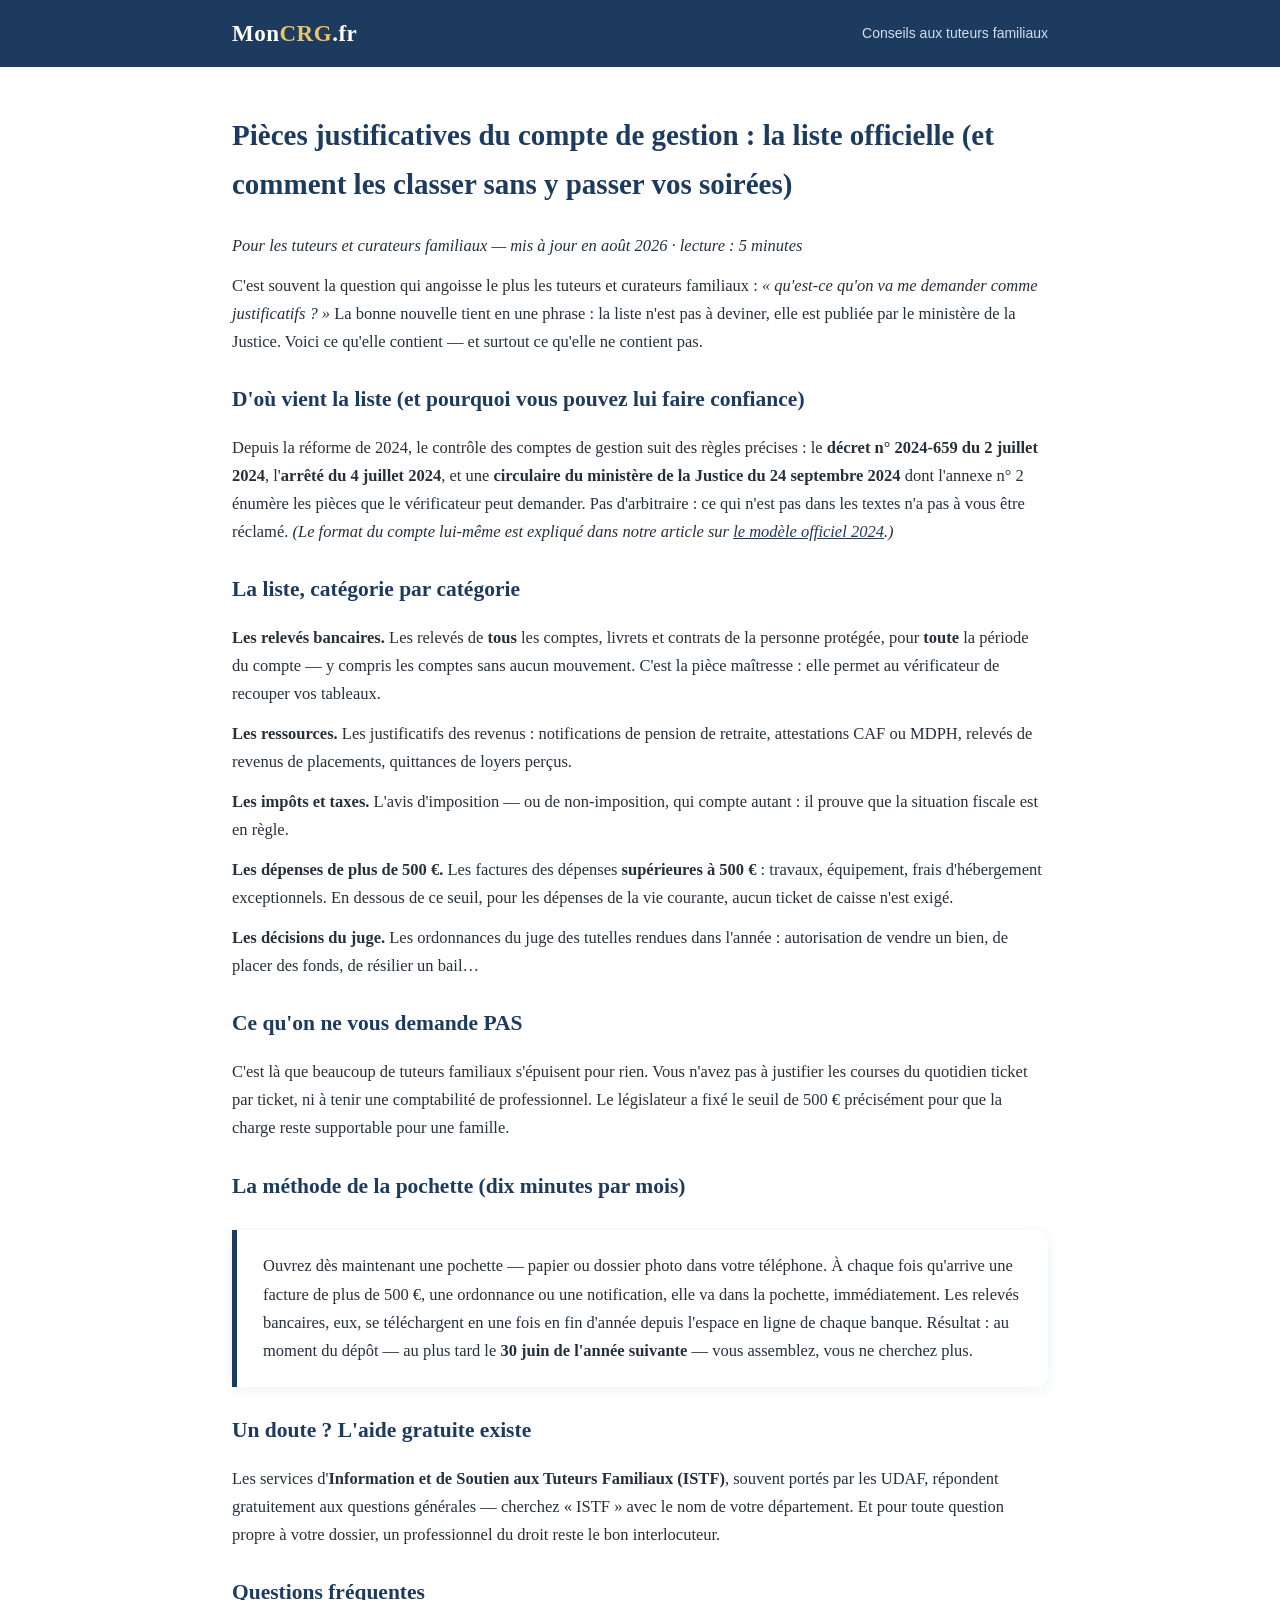
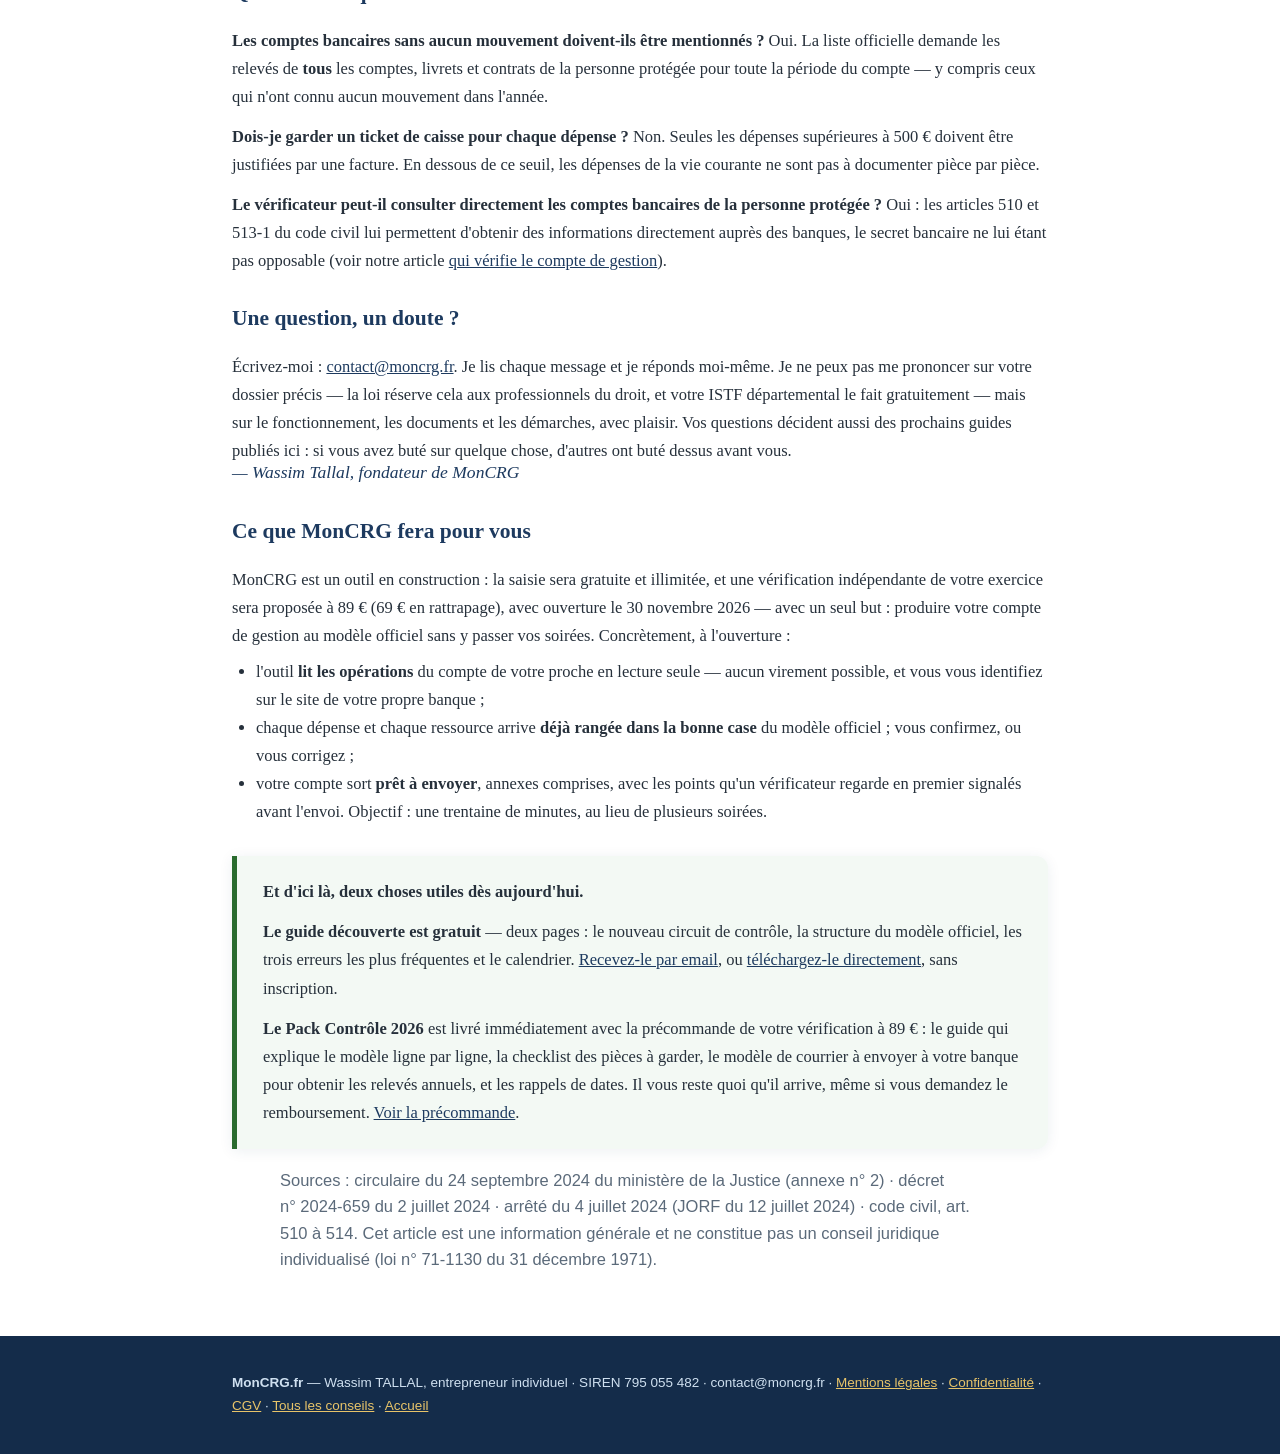
<file: conseils/pieces-justificatives-compte-de-gestion.html>
<!DOCTYPE html>
<html lang="fr">
<head>
<meta charset="UTF-8">
<meta name="viewport" content="width=device-width, initial-scale=1.0">
<title>Pièces justificatives du compte de gestion : la liste officielle | MonCRG</title>
<meta name="description" content="Quelles pièces justificatives fournir avec le compte de gestion de tutelle ou curatelle ? La liste officielle publiée par le ministère de la Justice : relevés bancaires, factures de plus de 500 €, ordonnances — et ce qu'on ne vous demande pas.">
<link rel="canonical" href="https://moncrg.fr/conseils/pieces-justificatives-compte-de-gestion.html">
<link rel="stylesheet" href="../style.css">
<link rel="icon" type="image/png" sizes="32x32" href="../favicon-32.png">
<link rel="apple-touch-icon" href="../apple-touch-icon.png">
<meta property="og:type" content="article">
<meta property="og:title" content="Pièces justificatives du compte de gestion : la liste officielle">
<meta property="og:description" content="La liste officielle des justificatifs du compte de gestion : relevés bancaires, factures de plus de 500 €, ordonnances — et ce qu'on ne vous demande pas.">
<meta property="og:url" content="https://moncrg.fr/conseils/pieces-justificatives-compte-de-gestion.html">
<meta property="og:image" content="https://moncrg.fr/og-image.png">
<meta property="og:locale" content="fr_FR">
<script defer src="https://cloud.umami.is/script.js" data-website-id="9338670e-f9f8-4c94-a887-c5fe9460c493"></script>
<script type="application/ld+json">
{
  "@context": "https://schema.org",
  "@type": "Article",
  "headline": "Pièces justificatives du compte de gestion : la liste officielle",
  "description": "La liste officielle des justificatifs du compte de gestion : relevés bancaires, factures de plus de 500 €, ordonnances — et ce qu'on ne vous demande pas.",
  "url": "https://moncrg.fr/conseils/pieces-justificatives-compte-de-gestion.html",
  "datePublished": "2026-08-12",
  "dateModified": "2026-08-14",
  "inLanguage": "fr-FR",
  "author": {"@type": "Person", "name": "Wassim Tallal"},
  "publisher": {"@type": "Organization", "name": "MonCRG.fr", "url": "https://moncrg.fr/"}
}
</script>
<script type="application/ld+json">
{
  "@context": "https://schema.org",
  "@type": "FAQPage",
  "mainEntity": [
    {"@type": "Question", "name": "Les comptes bancaires sans aucun mouvement doivent-ils être mentionnés ?",
     "acceptedAnswer": {"@type": "Answer", "text": "Oui. La liste officielle demande les relevés de tous les comptes, livrets et contrats de la personne protégée pour toute la période du compte — y compris ceux qui n'ont connu aucun mouvement dans l'année."}},
    {"@type": "Question", "name": "Dois-je garder un ticket de caisse pour chaque dépense ?",
     "acceptedAnswer": {"@type": "Answer", "text": "Non. Seules les dépenses supérieures à 500 € doivent être justifiées par une facture. En dessous de ce seuil, les dépenses de la vie courante ne sont pas à documenter pièce par pièce."}},
    {"@type": "Question", "name": "Le vérificateur peut-il consulter directement les comptes bancaires de la personne protégée ?",
     "acceptedAnswer": {"@type": "Answer", "text": "Oui : les articles 510 et 513-1 du code civil lui permettent d'obtenir des informations directement auprès des banques, le secret bancaire ne lui étant pas opposable."}}
  ]
}
</script>
</head>
<body>

<header>
  <div class="wrap">
    <a href="../index.html" class="logo">Mon<span>CRG</span>.fr</a>
    <div class="head-note">Conseils aux tuteurs familiaux</div>
  </div>
</header>

<main class="legal">
  <div class="wrap">
    <h1>Pièces justificatives du compte de gestion&nbsp;: la liste officielle (et comment les classer sans y passer vos soirées)</h1>
    <p><em>Pour les tuteurs et curateurs familiaux — mis à jour en août 2026 · lecture&nbsp;: 5 minutes</em></p>

    <p>C'est souvent la question qui angoisse le plus les tuteurs et curateurs familiaux&nbsp;:
    <em>«&nbsp;qu'est-ce qu'on va me demander comme justificatifs&nbsp;?&nbsp;»</em> La bonne nouvelle
    tient en une phrase&nbsp;: la liste n'est pas à deviner, elle est publiée par le ministère de la
    Justice. Voici ce qu'elle contient — et surtout ce qu'elle ne contient pas.</p>

    <h2>D'où vient la liste (et pourquoi vous pouvez lui faire confiance)</h2>
    <p>Depuis la réforme de 2024, le contrôle des comptes de gestion suit des règles précises&nbsp;:
    le <strong>décret n°&nbsp;2024-659 du 2&nbsp;juillet 2024</strong>, l'<strong>arrêté du
    4&nbsp;juillet 2024</strong>, et une <strong>circulaire du ministère de la Justice du
    24&nbsp;septembre 2024</strong> dont l'annexe n°&nbsp;2 énumère les pièces que le vérificateur
    peut demander. Pas d'arbitraire&nbsp;: ce qui n'est pas dans les textes n'a pas à vous être
    réclamé. <em>(Le format du compte lui-même est expliqué dans notre article sur
    <a href="modele-officiel-compte-de-gestion.html">le modèle officiel 2024</a>.)</em></p>

    <h2>La liste, catégorie par catégorie</h2>
    <p><strong>Les relevés bancaires.</strong> Les relevés de <strong>tous</strong> les comptes,
    livrets et contrats de la personne protégée, pour <strong>toute</strong> la période du compte —
    y compris les comptes sans aucun mouvement. C'est la pièce maîtresse&nbsp;: elle permet au
    vérificateur de recouper vos tableaux.</p>
    <p><strong>Les ressources.</strong> Les justificatifs des revenus&nbsp;: notifications de pension
    de retraite, attestations CAF ou MDPH, relevés de revenus de placements, quittances de loyers
    perçus.</p>
    <p><strong>Les impôts et taxes.</strong> L'avis d'imposition — ou de non-imposition, qui compte
    autant&nbsp;: il prouve que la situation fiscale est en règle.</p>
    <p><strong>Les dépenses de plus de 500&nbsp;€.</strong> Les factures des dépenses
    <strong>supérieures à 500&nbsp;€</strong>&nbsp;: travaux, équipement, frais d'hébergement
    exceptionnels. En dessous de ce seuil, pour les dépenses de la vie courante, aucun ticket de
    caisse n'est exigé.</p>
    <p><strong>Les décisions du juge.</strong> Les ordonnances du juge des tutelles rendues dans
    l'année&nbsp;: autorisation de vendre un bien, de placer des fonds, de résilier un bail…</p>

    <h2>Ce qu'on ne vous demande PAS</h2>
    <p>C'est là que beaucoup de tuteurs familiaux s'épuisent pour rien. Vous n'avez pas à justifier
    les courses du quotidien ticket par ticket, ni à tenir une comptabilité de professionnel. Le
    législateur a fixé le seuil de 500&nbsp;€ précisément pour que la charge reste supportable pour
    une famille.</p>

    <h2>La méthode de la pochette (dix minutes par mois)</h2>
    <div class="encadre">
      <p>Ouvrez dès maintenant une pochette — papier ou dossier photo dans votre téléphone. À chaque
      fois qu'arrive une facture de plus de 500&nbsp;€, une ordonnance ou une notification, elle va
      dans la pochette, immédiatement. Les relevés bancaires, eux, se téléchargent en une fois en fin
      d'année depuis l'espace en ligne de chaque banque. Résultat&nbsp;: au moment du dépôt — au plus
      tard le <strong>30&nbsp;juin de l'année suivante</strong> — vous assemblez, vous ne cherchez
      plus.</p>
    </div>

    <h2>Un doute&nbsp;? L'aide gratuite existe</h2>
    <p>Les services d'<strong>Information et de Soutien aux Tuteurs Familiaux (ISTF)</strong>,
    souvent portés par les UDAF, répondent gratuitement aux questions générales — cherchez
    «&nbsp;ISTF&nbsp;» avec le nom de votre département. Et pour toute question propre à votre
    dossier, un professionnel du droit reste le bon interlocuteur.</p>

    <h2>Questions fréquentes</h2>
    <p><strong>Les comptes bancaires sans aucun mouvement doivent-ils être
    mentionnés&nbsp;?</strong> Oui. La liste officielle demande les relevés de
    <strong>tous</strong> les comptes, livrets et contrats de la personne protégée pour toute la
    période du compte — y compris ceux qui n'ont connu aucun mouvement dans l'année.</p>
    <p><strong>Dois-je garder un ticket de caisse pour chaque dépense&nbsp;?</strong> Non. Seules
    les dépenses supérieures à 500&nbsp;€ doivent être justifiées par une facture. En dessous de
    ce seuil, les dépenses de la vie courante ne sont pas à documenter pièce par pièce.</p>
    <p><strong>Le vérificateur peut-il consulter directement les comptes bancaires de la personne
    protégée&nbsp;?</strong> Oui&nbsp;: les articles 510 et 513-1 du code civil lui permettent
    d'obtenir des informations directement auprès des banques, le secret bancaire ne lui étant pas
    opposable (voir notre article <a href="qui-verifie-comptes-tutelle.html">qui vérifie le compte
    de gestion</a>).</p>

    <h2>Une question, un doute&nbsp;?</h2>
    <p>Écrivez-moi&nbsp;: <a href="mailto:contact@moncrg.fr">contact@moncrg.fr</a>. Je lis chaque
    message et je réponds moi-même. Je ne peux pas me prononcer sur votre dossier précis — la loi
    réserve cela aux professionnels du droit, et votre ISTF départemental le fait gratuitement —
    mais sur le fonctionnement, les documents et les démarches, avec plaisir. Vos questions
    décident aussi des prochains guides publiés ici&nbsp;: si vous avez buté sur quelque chose,
    d'autres ont buté dessus avant vous.</p>
    <p class="signature">— Wassim Tallal, fondateur de MonCRG</p>

    <h2>Ce que MonCRG fera pour vous</h2>
    <p>MonCRG est un outil en construction&nbsp;: la saisie sera gratuite et illimitée, et une
    vérification indépendante de votre exercice sera proposée à 89&nbsp;€ (69&nbsp;€ en
    rattrapage), avec ouverture le 30&nbsp;novembre&nbsp;2026 — avec un seul but&nbsp;: produire
    votre compte de gestion au modèle officiel sans y passer vos soirées. Concrètement, à
    l'ouverture&nbsp;:</p>
    <ul>
      <li>l'outil <strong>lit les opérations</strong> du compte de votre proche en lecture seule —
      aucun virement possible, et vous vous identifiez sur le site de votre propre banque&nbsp;;</li>
      <li>chaque dépense et chaque ressource arrive <strong>déjà rangée dans la bonne case</strong>
      du modèle officiel&nbsp;; vous confirmez, ou vous corrigez&nbsp;;</li>
      <li>votre compte sort <strong>prêt à envoyer</strong>, annexes comprises, avec les points
      qu'un vérificateur regarde en premier signalés avant l'envoi. Objectif&nbsp;: une trentaine
      de minutes, au lieu de plusieurs soirées.</li>
    </ul>
    <div class="encadre vert">
      <p><strong>Et d'ici là, deux choses utiles dès aujourd'hui.</strong></p>
      <p><strong>Le guide découverte est gratuit</strong> — deux pages&nbsp;: le nouveau circuit de
      contrôle, la structure du modèle officiel, les trois erreurs les plus fréquentes et le
      calendrier. <a href="../index.html?utm_source=site&utm_medium=article&utm_campaign=seo-pieces-justificatives">Recevez-le
      par email</a>, ou <a href="../guide-decouverte.pdf">téléchargez-le directement</a>, sans
      inscription.</p>
      <p><strong>Le Pack Contrôle 2026</strong> est livré immédiatement avec la précommande de
      votre vérification à 89&nbsp;€&nbsp;: le guide qui explique le modèle ligne par ligne, la
      checklist des pièces à garder, le modèle de courrier à envoyer à votre banque pour obtenir
      les relevés annuels, et les rappels de dates. Il vous reste quoi qu'il arrive, même si vous
      demandez le remboursement. <a href="../index.html?utm_source=site&utm_medium=article&utm_campaign=seo-pieces-justificatives#precommande">Voir
      la précommande</a>.</p>
    </div>

    <p class="references" style="text-align:left">Sources&nbsp;: circulaire du 24 septembre 2024 du
    ministère de la Justice (annexe n°&nbsp;2) · décret n°&nbsp;2024-659 du 2 juillet 2024 · arrêté
    du 4 juillet 2024 (JORF du 12 juillet 2024) · code civil, art. 510 à 514. Cet article est une
    information générale et ne constitue pas un conseil juridique individualisé (loi
    n°&nbsp;71-1130 du 31 décembre 1971).</p>
  </div>
</main>

<footer>
  <div class="wrap">
    <div><strong>MonCRG.fr</strong> — Wassim TALLAL, entrepreneur individuel · SIREN 795&nbsp;055&nbsp;482 ·
    contact@moncrg.fr · <a href="../mentions-legales.html">Mentions légales</a> ·
    <a href="../confidentialite.html">Confidentialité</a> · <a href="../cgv.html">CGV</a> ·
    <a href="index.html">Tous les conseils</a> · <a href="../index.html">Accueil</a></div>
  </div>
</footer>

</body>
</html>
</file>
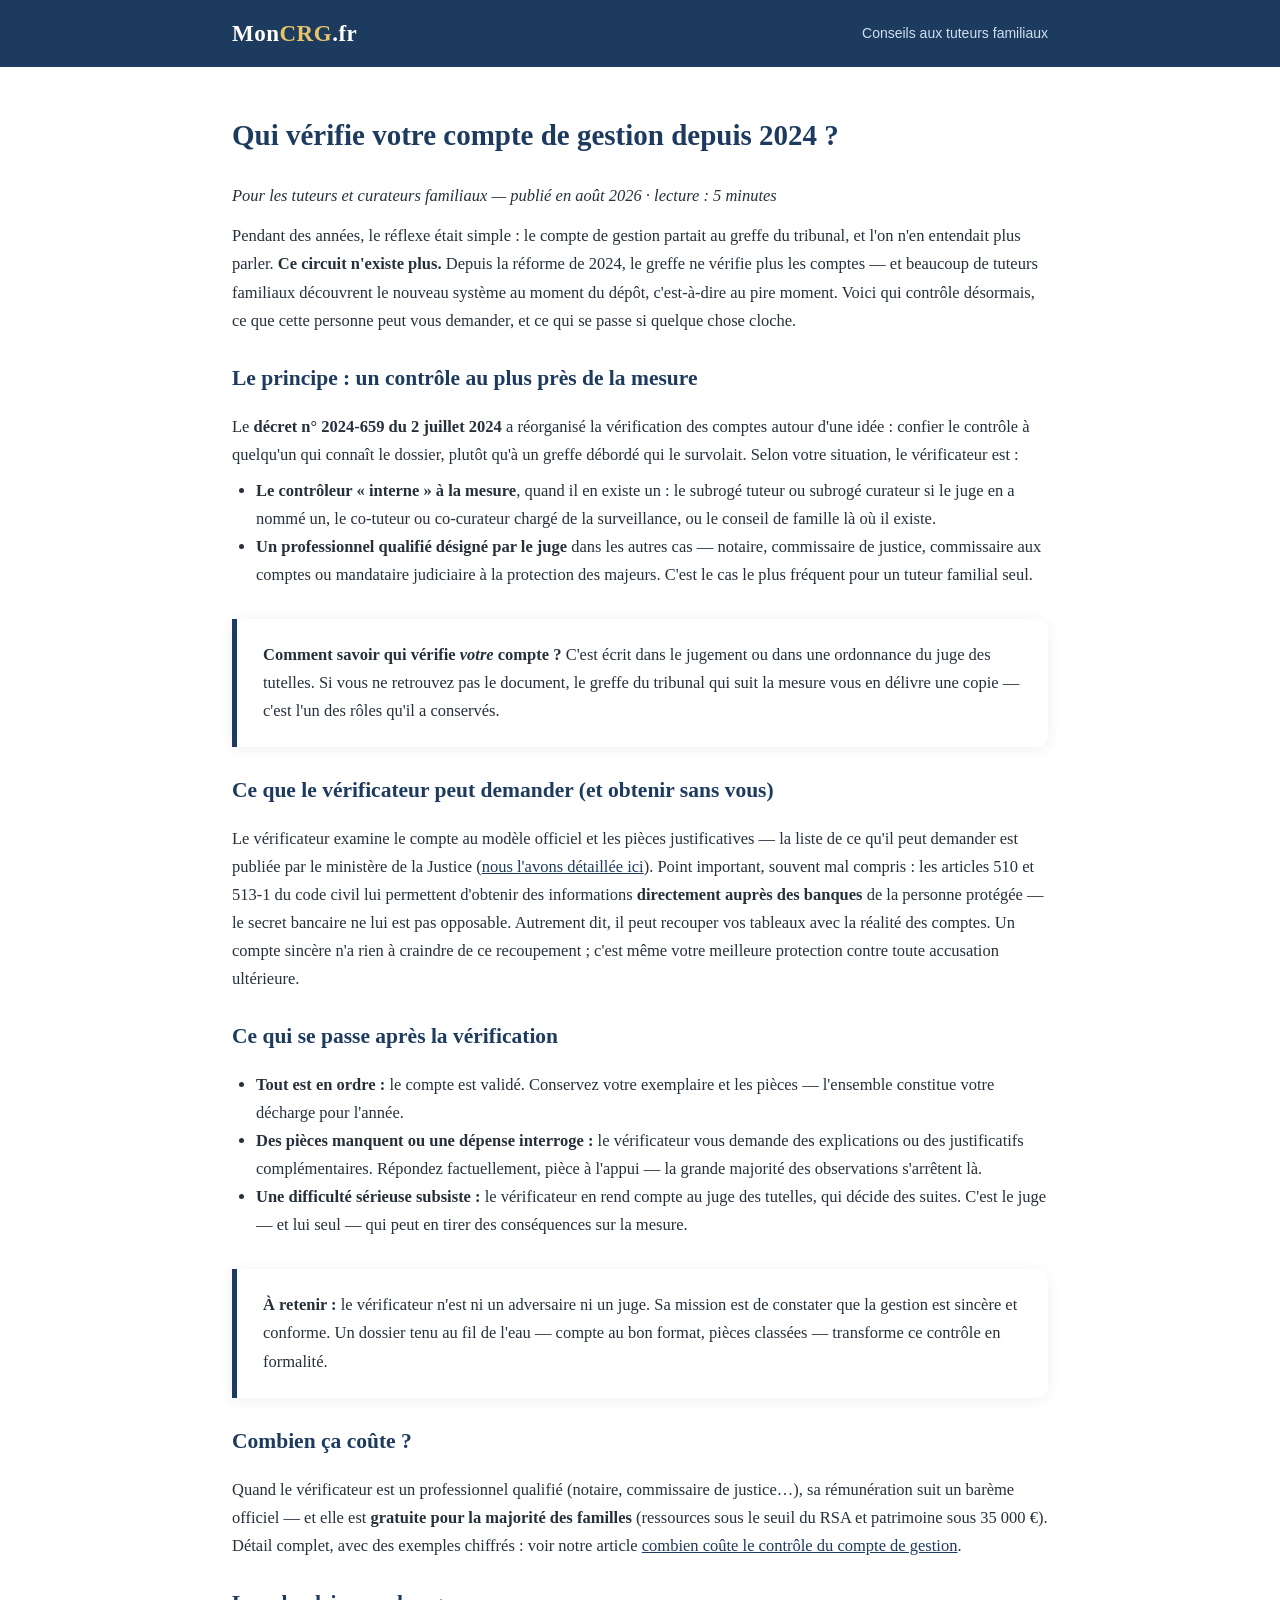
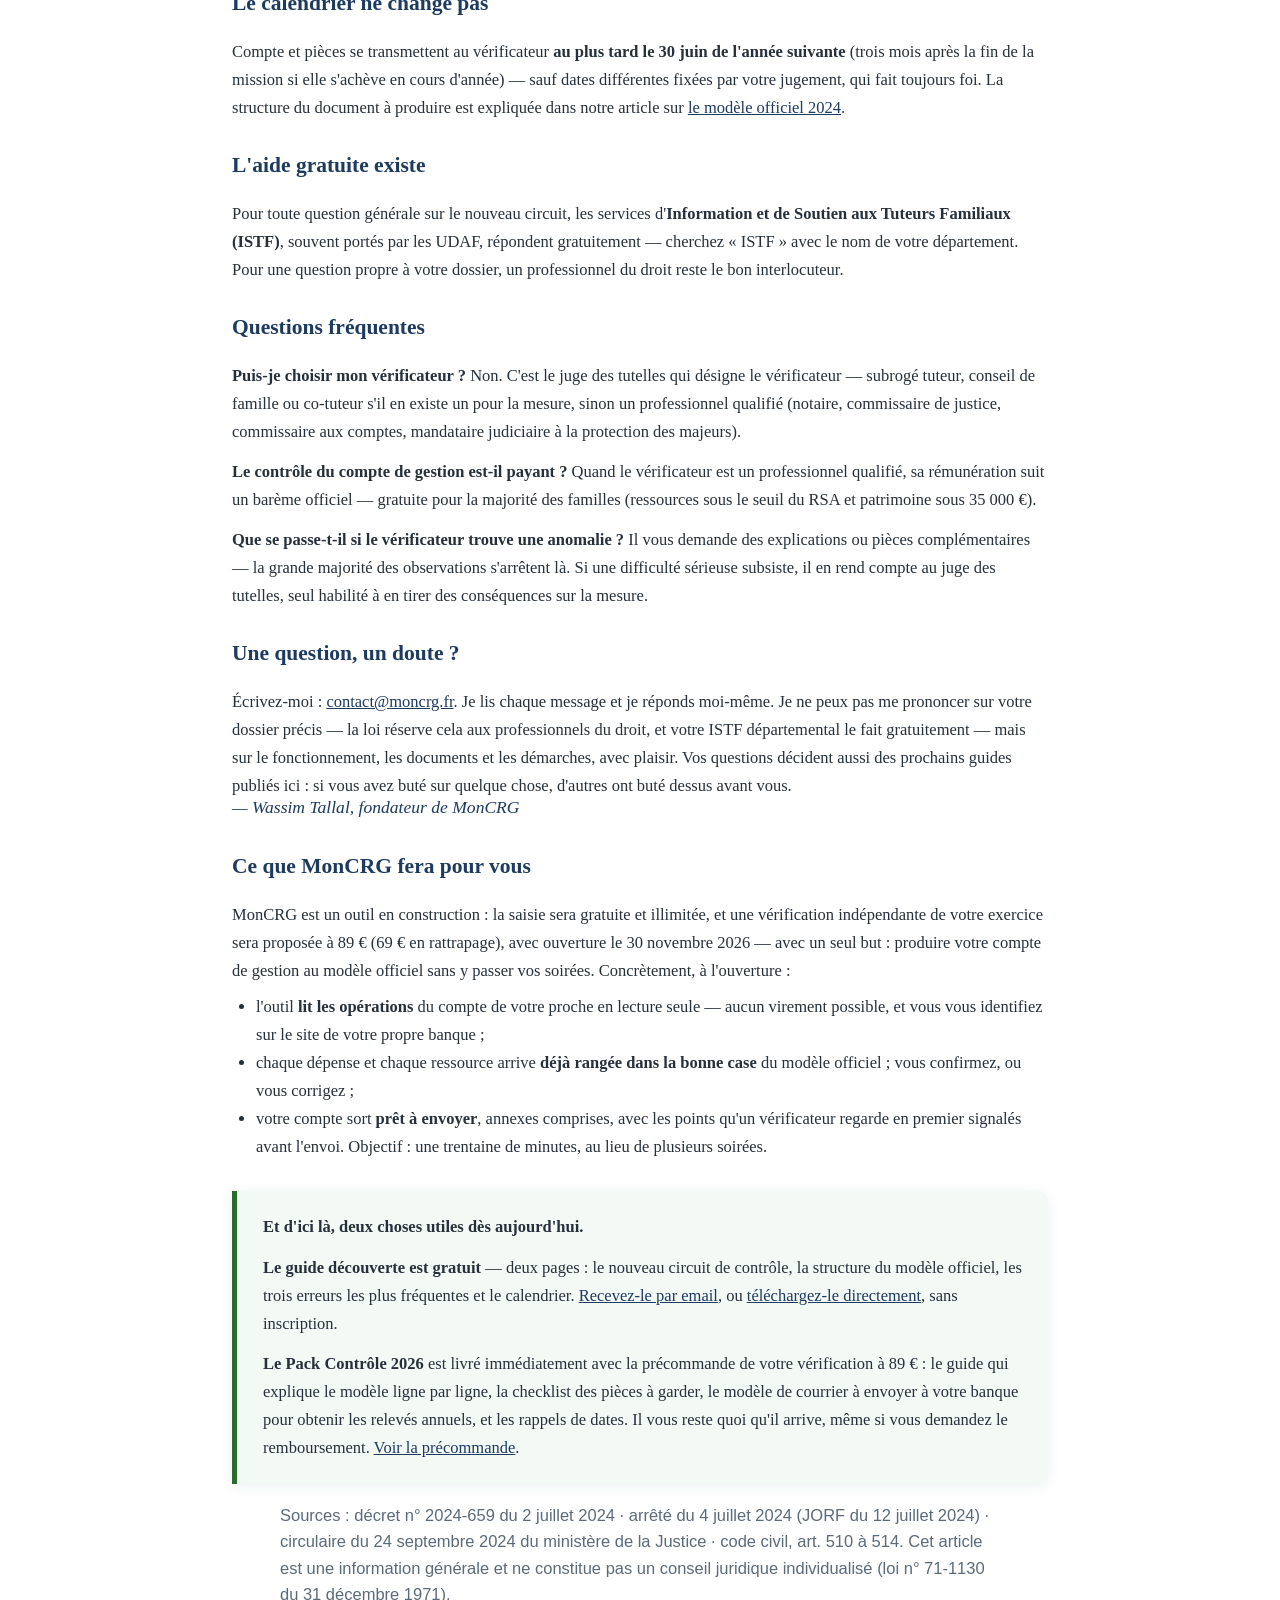
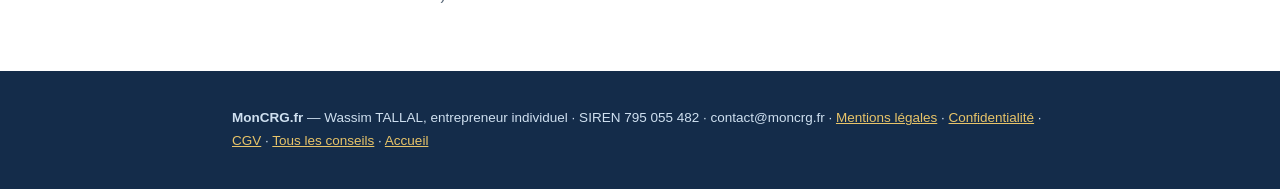
<file: conseils/qui-verifie-comptes-tutelle.html>
<!DOCTYPE html>
<html lang="fr">
<head>
<meta charset="UTF-8">
<meta name="viewport" content="width=device-width, initial-scale=1.0">
<title>Qui vérifie votre compte de gestion depuis 2024 ? | MonCRG</title>
<meta name="description" content="Depuis la réforme de 2024, le greffe du tribunal ne vérifie plus les comptes de tutelle. Subrogé tuteur, conseil de famille ou professionnel qualifié : qui contrôle votre compte de gestion, ce qu'il peut demander, et ce qui se passe en cas de problème.">
<link rel="canonical" href="https://moncrg.fr/conseils/qui-verifie-comptes-tutelle.html">
<link rel="stylesheet" href="../style.css">
<link rel="icon" type="image/png" sizes="32x32" href="../favicon-32.png">
<link rel="apple-touch-icon" href="../apple-touch-icon.png">
<meta property="og:type" content="article">
<meta property="og:title" content="Qui vérifie votre compte de gestion depuis 2024 ?">
<meta property="og:description" content="Le greffe ne contrôle plus : subrogé tuteur, conseil de famille ou professionnel qualifié. Qui fait quoi, ce qu'il peut demander, ce qui se passe en cas de problème.">
<meta property="og:url" content="https://moncrg.fr/conseils/qui-verifie-comptes-tutelle.html">
<meta property="og:image" content="https://moncrg.fr/og-image.png">
<meta property="og:locale" content="fr_FR">
<script defer src="https://cloud.umami.is/script.js" data-website-id="9338670e-f9f8-4c94-a887-c5fe9460c493"></script>
<script type="application/ld+json">
{
  "@context": "https://schema.org",
  "@type": "Article",
  "headline": "Qui vérifie votre compte de gestion depuis 2024 ?",
  "description": "Depuis la réforme de 2024, le greffe ne vérifie plus les comptes de tutelle. Qui contrôle, ce qu'il peut demander, ce qui se passe en cas de problème.",
  "url": "https://moncrg.fr/conseils/qui-verifie-comptes-tutelle.html",
  "datePublished": "2026-08-13",
  "dateModified": "2026-08-14",
  "inLanguage": "fr-FR",
  "author": {"@type": "Person", "name": "Wassim Tallal"},
  "publisher": {"@type": "Organization", "name": "MonCRG.fr", "url": "https://moncrg.fr/"}
}
</script>
<script type="application/ld+json">
{
  "@context": "https://schema.org",
  "@type": "FAQPage",
  "mainEntity": [
    {"@type": "Question", "name": "Puis-je choisir mon vérificateur ?",
     "acceptedAnswer": {"@type": "Answer", "text": "Non. C'est le juge des tutelles qui désigne le vérificateur — subrogé tuteur, conseil de famille ou co-tuteur s'il en existe un pour la mesure, sinon un professionnel qualifié (notaire, commissaire de justice, commissaire aux comptes, mandataire judiciaire à la protection des majeurs)."}},
    {"@type": "Question", "name": "Le contrôle du compte de gestion est-il payant ?",
     "acceptedAnswer": {"@type": "Answer", "text": "Quand le vérificateur est un professionnel qualifié, sa rémunération suit un barème officiel — gratuite pour la majorité des familles (ressources sous le seuil du RSA et patrimoine sous 35 000 €)."}},
    {"@type": "Question", "name": "Que se passe-t-il si le vérificateur trouve une anomalie ?",
     "acceptedAnswer": {"@type": "Answer", "text": "Il vous demande des explications ou pièces complémentaires — la grande majorité des observations s'arrêtent là. Si une difficulté sérieuse subsiste, il en rend compte au juge des tutelles, seul habilité à en tirer des conséquences sur la mesure."}}
  ]
}
</script>
</head>
<body>

<header>
  <div class="wrap">
    <a href="../index.html" class="logo">Mon<span>CRG</span>.fr</a>
    <div class="head-note"><a href="index.html" style="color:inherit">Conseils aux tuteurs familiaux</a></div>
  </div>
</header>

<main class="legal">
  <div class="wrap">
    <h1>Qui vérifie votre compte de gestion depuis 2024&nbsp;?</h1>
    <p><em>Pour les tuteurs et curateurs familiaux — publié en août 2026 · lecture&nbsp;: 5 minutes</em></p>

    <p>Pendant des années, le réflexe était simple&nbsp;: le compte de gestion partait au greffe du
    tribunal, et l'on n'en entendait plus parler. <strong>Ce circuit n'existe plus.</strong> Depuis
    la réforme de 2024, le greffe ne vérifie plus les comptes — et beaucoup de tuteurs familiaux
    découvrent le nouveau système au moment du dépôt, c'est-à-dire au pire moment. Voici qui
    contrôle désormais, ce que cette personne peut vous demander, et ce qui se passe si quelque
    chose cloche.</p>

    <h2>Le principe&nbsp;: un contrôle au plus près de la mesure</h2>
    <p>Le <strong>décret n°&nbsp;2024-659 du 2&nbsp;juillet 2024</strong> a réorganisé la
    vérification des comptes autour d'une idée&nbsp;: confier le contrôle à quelqu'un qui connaît
    le dossier, plutôt qu'à un greffe débordé qui le survolait. Selon votre situation, le
    vérificateur est&nbsp;:</p>
    <ul>
      <li><strong>Le contrôleur «&nbsp;interne&nbsp;» à la mesure</strong>, quand il en existe
      un&nbsp;: le subrogé tuteur ou subrogé curateur si le juge en a nommé un, le co-tuteur ou
      co-curateur chargé de la surveillance, ou le conseil de famille là où il existe.</li>
      <li><strong>Un professionnel qualifié désigné par le juge</strong> dans les autres cas —
      notaire, commissaire de justice, commissaire aux comptes ou mandataire judiciaire à la
      protection des majeurs. C'est le cas le plus fréquent pour un tuteur familial seul.</li>
    </ul>
    <div class="encadre">
      <p><strong>Comment savoir qui vérifie <em>votre</em> compte&nbsp;?</strong> C'est écrit dans
      le jugement ou dans une ordonnance du juge des tutelles. Si vous ne retrouvez pas le document,
      le greffe du tribunal qui suit la mesure vous en délivre une copie — c'est l'un des rôles
      qu'il a conservés.</p>
    </div>

    <h2>Ce que le vérificateur peut demander (et obtenir sans vous)</h2>
    <p>Le vérificateur examine le compte au modèle officiel et les pièces justificatives — la
    liste de ce qu'il peut demander est publiée par le ministère de la Justice
    (<a href="pieces-justificatives-compte-de-gestion.html">nous l'avons détaillée ici</a>).
    Point important, souvent mal compris&nbsp;: les articles 510 et 513-1 du code civil lui
    permettent d'obtenir des informations <strong>directement auprès des banques</strong> de la
    personne protégée — le secret bancaire ne lui est pas opposable. Autrement dit, il peut
    recouper vos tableaux avec la réalité des comptes. Un compte sincère n'a rien à craindre de ce
    recoupement&nbsp;; c'est même votre meilleure protection contre toute accusation ultérieure.</p>

    <h2>Ce qui se passe après la vérification</h2>
    <ul>
      <li><strong>Tout est en ordre&nbsp;:</strong> le compte est validé. Conservez votre
      exemplaire et les pièces — l'ensemble constitue votre décharge pour l'année.</li>
      <li><strong>Des pièces manquent ou une dépense interroge&nbsp;:</strong> le vérificateur vous
      demande des explications ou des justificatifs complémentaires. Répondez factuellement,
      pièce à l'appui — la grande majorité des observations s'arrêtent là.</li>
      <li><strong>Une difficulté sérieuse subsiste&nbsp;:</strong> le vérificateur en rend compte
      au juge des tutelles, qui décide des suites. C'est le juge — et lui seul — qui peut en tirer
      des conséquences sur la mesure.</li>
    </ul>
    <div class="encadre">
      <p><strong>À retenir&nbsp;:</strong> le vérificateur n'est ni un adversaire ni un juge. Sa
      mission est de constater que la gestion est sincère et conforme. Un dossier tenu au fil de
      l'eau — compte au bon format, pièces classées — transforme ce contrôle en formalité.</p>
    </div>

    <h2>Combien ça coûte&nbsp;?</h2>
    <p>Quand le vérificateur est un professionnel qualifié (notaire, commissaire de justice…), sa
    rémunération suit un barème officiel — et elle est <strong>gratuite pour la majorité des
    familles</strong> (ressources sous le seuil du RSA et patrimoine sous 35&nbsp;000&nbsp;€).
    Détail complet, avec des exemples chiffrés&nbsp;: voir notre article
    <a href="cout-controle-compte-gestion-notaire.html">combien coûte le contrôle du compte de
    gestion</a>.</p>

    <h2>Le calendrier ne change pas</h2>
    <p>Compte et pièces se transmettent au vérificateur <strong>au plus tard le 30&nbsp;juin de
    l'année suivante</strong> (trois mois après la fin de la mission si elle s'achève en cours
    d'année) — sauf dates différentes fixées par votre jugement, qui fait toujours foi. La
    structure du document à produire est expliquée dans notre article sur
    <a href="modele-officiel-compte-de-gestion.html">le modèle officiel 2024</a>.</p>

    <h2>L'aide gratuite existe</h2>
    <p>Pour toute question générale sur le nouveau circuit, les services d'<strong>Information et
    de Soutien aux Tuteurs Familiaux (ISTF)</strong>, souvent portés par les UDAF, répondent
    gratuitement — cherchez «&nbsp;ISTF&nbsp;» avec le nom de votre département. Pour une question
    propre à votre dossier, un professionnel du droit reste le bon interlocuteur.</p>

    <h2>Questions fréquentes</h2>
    <p><strong>Puis-je choisir mon vérificateur&nbsp;?</strong> Non. C'est le juge des tutelles
    qui désigne le vérificateur — subrogé tuteur, conseil de famille ou co-tuteur s'il en existe
    un pour la mesure, sinon un professionnel qualifié (notaire, commissaire de justice,
    commissaire aux comptes, mandataire judiciaire à la protection des majeurs).</p>
    <p><strong>Le contrôle du compte de gestion est-il payant&nbsp;?</strong> Quand le
    vérificateur est un professionnel qualifié, sa rémunération suit un barème officiel — gratuite
    pour la majorité des familles (ressources sous le seuil du RSA et patrimoine sous
    35&nbsp;000&nbsp;€).</p>
    <p><strong>Que se passe-t-il si le vérificateur trouve une anomalie&nbsp;?</strong> Il vous
    demande des explications ou pièces complémentaires — la grande majorité des observations
    s'arrêtent là. Si une difficulté sérieuse subsiste, il en rend compte au juge des tutelles,
    seul habilité à en tirer des conséquences sur la mesure.</p>

    <h2>Une question, un doute&nbsp;?</h2>
    <p>Écrivez-moi&nbsp;: <a href="mailto:contact@moncrg.fr">contact@moncrg.fr</a>. Je lis chaque
    message et je réponds moi-même. Je ne peux pas me prononcer sur votre dossier précis — la loi
    réserve cela aux professionnels du droit, et votre ISTF départemental le fait gratuitement —
    mais sur le fonctionnement, les documents et les démarches, avec plaisir. Vos questions
    décident aussi des prochains guides publiés ici&nbsp;: si vous avez buté sur quelque chose,
    d'autres ont buté dessus avant vous.</p>
    <p class="signature">— Wassim Tallal, fondateur de MonCRG</p>

    <h2>Ce que MonCRG fera pour vous</h2>
    <p>MonCRG est un outil en construction&nbsp;: la saisie sera gratuite et illimitée, et une
    vérification indépendante de votre exercice sera proposée à 89&nbsp;€ (69&nbsp;€ en
    rattrapage), avec ouverture le 30&nbsp;novembre&nbsp;2026 — avec un seul but&nbsp;: produire
    votre compte de gestion au modèle officiel sans y passer vos soirées. Concrètement, à
    l'ouverture&nbsp;:</p>
    <ul>
      <li>l'outil <strong>lit les opérations</strong> du compte de votre proche en lecture seule —
      aucun virement possible, et vous vous identifiez sur le site de votre propre banque&nbsp;;</li>
      <li>chaque dépense et chaque ressource arrive <strong>déjà rangée dans la bonne case</strong>
      du modèle officiel&nbsp;; vous confirmez, ou vous corrigez&nbsp;;</li>
      <li>votre compte sort <strong>prêt à envoyer</strong>, annexes comprises, avec les points
      qu'un vérificateur regarde en premier signalés avant l'envoi. Objectif&nbsp;: une trentaine
      de minutes, au lieu de plusieurs soirées.</li>
    </ul>
    <div class="encadre vert">
      <p><strong>Et d'ici là, deux choses utiles dès aujourd'hui.</strong></p>
      <p><strong>Le guide découverte est gratuit</strong> — deux pages&nbsp;: le nouveau circuit de
      contrôle, la structure du modèle officiel, les trois erreurs les plus fréquentes et le
      calendrier. <a href="../index.html?utm_source=site&utm_medium=article&utm_campaign=seo-qui-verifie">Recevez-le
      par email</a>, ou <a href="../guide-decouverte.pdf">téléchargez-le directement</a>, sans
      inscription.</p>
      <p><strong>Le Pack Contrôle 2026</strong> est livré immédiatement avec la précommande de
      votre vérification à 89&nbsp;€&nbsp;: le guide qui explique le modèle ligne par ligne, la
      checklist des pièces à garder, le modèle de courrier à envoyer à votre banque pour obtenir
      les relevés annuels, et les rappels de dates. Il vous reste quoi qu'il arrive, même si vous
      demandez le remboursement. <a href="../index.html?utm_source=site&utm_medium=article&utm_campaign=seo-qui-verifie#precommande">Voir
      la précommande</a>.</p>
    </div>

    <p class="references" style="text-align:left">Sources&nbsp;: décret n°&nbsp;2024-659 du 2 juillet
    2024 · arrêté du 4 juillet 2024 (JORF du 12 juillet 2024) · circulaire du 24 septembre 2024 du
    ministère de la Justice · code civil, art. 510 à 514. Cet article est une information générale et
    ne constitue pas un conseil juridique individualisé (loi n°&nbsp;71-1130 du 31 décembre 1971).</p>
  </div>
</main>

<footer>
  <div class="wrap">
    <div><strong>MonCRG.fr</strong> — Wassim TALLAL, entrepreneur individuel · SIREN 795&nbsp;055&nbsp;482 ·
    contact@moncrg.fr · <a href="../mentions-legales.html">Mentions légales</a> ·
    <a href="../confidentialite.html">Confidentialité</a> · <a href="../cgv.html">CGV</a> ·
    <a href="index.html">Tous les conseils</a> · <a href="../index.html">Accueil</a></div>
  </div>
</footer>

</body>
</html>
</file>
<file: style.css>
:root {
  --bleu: #1d3a5f;
  --bleu-fonce: #142c4a;
  --bleu-clair: #f0f5fb;
  --accent: #b8860b;
  --accent-clair: #fdf6e3;
  --vert: #2a6b2e;
  --vert-fonce: #1f5323;
  --texte: #26303b;
  --gris: #5b6a7a;
  --bord: #dfe8f2;
  --ombre: 0 2px 14px rgba(29, 58, 95, 0.08);
}
* { margin: 0; padding: 0; box-sizing: border-box; }
html { scroll-behavior: smooth; }
body {
  font-family: Georgia, 'Times New Roman', serif;
  color: var(--texte);
  line-height: 1.7;
  font-size: 18.5px; /* public 50-75 ans : gros caractères, fort contraste */
  background: #fff;
}
.wrap { max-width: 860px; margin: 0 auto; padding: 0 22px; }

/* ---------- Pictogrammes ---------- */
.ico {
  width: 60px; height: 60px; border-radius: 50%;
  background: var(--bleu-clair); color: var(--bleu);
  display: flex; align-items: center; justify-content: center;
  margin-bottom: 14px;
}
.ico svg { width: 30px; height: 30px; fill: none; stroke: currentColor; stroke-width: 1.7; stroke-linecap: round; stroke-linejoin: round; }
.ico.petit { width: 48px; height: 48px; margin: 0 auto 10px; }
.ico.petit svg { width: 24px; height: 24px; }

/* ---------- Header ---------- */
header { background: var(--bleu); color: #fff; padding: 14px 0; }
header .wrap { display: flex; justify-content: space-between; align-items: center; gap: 12px; }
header a { color: #fff; text-decoration: none; }
.logo { font-weight: bold; font-size: 23px; letter-spacing: 0.5px; }
.logo span { color: #e8c469; }
.head-note { font-family: Helvetica, Arial, sans-serif; font-size: 14px; color: #cfe0f0; }
.cta-mini {
  font-family: Helvetica, Arial, sans-serif; font-size: 15px; font-weight: bold;
  border: 1.5px solid #e8c469; color: #e8c469; border-radius: 24px;
  padding: 8px 18px; white-space: nowrap;
}
.cta-mini:hover { background: #e8c469; color: var(--bleu); }

/* ---------- Héro ---------- */
.hero {
  background: linear-gradient(180deg, var(--bleu-clair) 0%, #fafcfe 100%);
  padding: 58px 0 50px; text-align: center;
  border-bottom: 1px solid var(--bord);
}
.hero h1 { font-size: 36px; color: var(--bleu); line-height: 1.25; margin-bottom: 20px; }
.hero p.sous { font-size: 20.5px; color: var(--gris); max-width: 680px; margin: 0 auto 30px; }
.hero p.sous strong { color: var(--texte); }
.badge-reforme {
  display: inline-block; background: #fff; border: 1px solid var(--accent);
  color: #8a6508; border-radius: 22px; padding: 7px 20px;
  font-size: 15px; margin-bottom: 24px; font-family: Helvetica, Arial, sans-serif;
}
br.lg { display: inline; }

/* ---------- Boutons ---------- */
.cta {
  display: inline-block; background: var(--vert); color: #fff;
  font-family: Helvetica, Arial, sans-serif; font-size: 20px; font-weight: bold;
  padding: 18px 40px; border-radius: 10px; text-decoration: none;
  box-shadow: 0 4px 14px rgba(46, 125, 50, 0.3);
  transition: background 0.15s ease;
}
.cta:hover { background: var(--vert-fonce); }
.cta.secondaire { background: #fff; color: var(--vert); border: 2px solid var(--vert); box-shadow: none; }
.badges { display: flex; gap: 10px; justify-content: center; flex-wrap: wrap; margin-top: 20px; }
.badges span {
  background: #fff; border: 1px solid var(--bord); border-radius: 18px;
  padding: 7px 16px; font-size: 14px; font-family: Helvetica, Arial, sans-serif; color: var(--bleu);
}
.stripe-note { font-size: 14px; color: var(--gris); margin-top: 14px; font-family: Helvetica, Arial, sans-serif; max-width: 540px; margin-left: auto; margin-right: auto; }
.stripe-note a { color: var(--bleu); }

/* ---------- Sections ---------- */
section { padding: 56px 0; }
section.alt { background: var(--bleu-clair); }
h2 { color: var(--bleu); font-size: 29px; line-height: 1.3; margin-bottom: 20px; }
h2.centre { text-align: center; }
h2.centre::after {
  content: ""; display: block; width: 56px; height: 3px;
  background: var(--accent); margin: 14px auto 0; border-radius: 2px;
}
.sous-titre { text-align: center; color: var(--gris); max-width: 600px; margin: -6px auto 10px; }
h3 { color: var(--bleu); font-size: 20.5px; margin: 0 0 8px; line-height: 1.35; }
p + p { margin-top: 12px; }
.centre { text-align: center; }
.transition { text-align: center; font-size: 20px; max-width: 640px; margin: 34px auto 0; color: var(--gris); }
.transition strong { color: var(--bleu); }
.references {
  font-family: Helvetica, Arial, sans-serif; font-size: 13.5px; color: var(--gris);
  margin-top: 18px; text-align: center; max-width: 720px; margin-left: auto; margin-right: auto;
  line-height: 1.6;
}

/* ---------- Cartes en grille ---------- */
.cards3 { display: grid; grid-template-columns: repeat(3, 1fr); gap: 22px; margin-top: 32px; }
.card {
  background: #fff; border: 1px solid var(--bord); border-radius: 14px;
  padding: 26px 24px; box-shadow: var(--ombre);
}
.card p { font-size: 16.5px; color: var(--gris); }
.card p strong, .card p em { color: var(--texte); }
.card p a { color: var(--bleu); }
.num {
  font-family: Helvetica, Arial, sans-serif; font-size: 13.5px; font-weight: bold;
  color: var(--accent); text-transform: uppercase; letter-spacing: 1px; margin-bottom: 4px;
}

/* ---------- Avant / Après ---------- */
.avant-apres { display: grid; grid-template-columns: 1fr 1fr; gap: 22px; margin-top: 30px; }
.aa-col { background: #fff; border: 1px solid var(--bord); border-radius: 14px; padding: 24px; }
.aa-col.apres { border: 2px solid var(--bleu); box-shadow: var(--ombre); }
.aa-titre {
  font-family: Helvetica, Arial, sans-serif; font-weight: bold; font-size: 14px;
  text-transform: uppercase; letter-spacing: 1px; color: var(--gris); margin-bottom: 10px;
}
.aa-col.apres .aa-titre { color: var(--accent); }
.aa-col p { font-size: 17px; }

/* ---------- Frise verticale « vos 79 € » ---------- */
.vtl { max-width: 640px; margin: 34px auto 0; position: relative; }
.vtl::before {
  content: ""; position: absolute; left: 29px; top: 30px; bottom: 30px;
  width: 2px; background: var(--bord);
}
.vtl-item { display: flex; gap: 20px; position: relative; padding-bottom: 30px; }
.vtl-item:last-child { padding-bottom: 0; }
.vtl-ico {
  flex-shrink: 0; width: 60px; height: 60px; border-radius: 50%;
  background: #fff; border: 2px solid var(--bleu); color: var(--bleu);
  display: flex; align-items: center; justify-content: center; z-index: 1;
}
.vtl-ico svg { width: 28px; height: 28px; fill: none; stroke: currentColor; stroke-width: 1.7; stroke-linecap: round; stroke-linejoin: round; }
.vtl-corps { background: #fff; border: 1px solid var(--bord); border-radius: 14px; padding: 20px 24px; box-shadow: var(--ombre); flex: 1; }
.vtl-corps p { font-size: 16.5px; color: var(--gris); }
.vtl-corps p strong { color: var(--texte); }
.quand {
  font-family: Helvetica, Arial, sans-serif; font-weight: bold; color: var(--accent);
  font-size: 14px; text-transform: uppercase; letter-spacing: 0.8px; margin-bottom: 4px;
}

/* ---------- Carte prix ---------- */
.prix-carte {
  background: #fff; border: 2px solid var(--vert); border-radius: 16px;
  max-width: 520px; margin: 40px auto 0; padding: 34px 30px; text-align: center;
  box-shadow: 0 6px 24px rgba(29, 58, 95, 0.12);
}
.prix-carte .prix { font-size: 50px; color: var(--bleu); font-weight: bold; line-height: 1.1; }
.prix-carte .prix small { font-size: 18px; color: var(--gris); font-weight: normal; }
.prix-carte ul { text-align: left; margin: 20px 0 24px; }
.compteur { font-family: Helvetica, Arial, sans-serif; font-size: 15px; color: var(--accent); font-weight: bold; margin-bottom: 16px; }
ul.points { list-style: none; }
ul.points li { padding: 9px 0 9px 34px; position: relative; font-size: 17px; }
ul.points li::before { content: "✓"; color: var(--vert); font-weight: bold; position: absolute; left: 0; font-size: 20px; }
ul.points li a { color: var(--bleu); }

/* ---------- Garanties ---------- */
.garanties-grid {
  display: grid; grid-template-columns: repeat(3, 1fr); gap: 18px;
  max-width: 760px; margin: 34px auto 0; text-align: center;
}
.gar { background: #fff; border: 1px solid var(--bord); border-radius: 14px; padding: 22px 18px; }
.gar .ico { color: var(--vert); background: #f3f9f4; }
.gar p { font-size: 15px; font-family: Helvetica, Arial, sans-serif; color: var(--gris); line-height: 1.55; }
.gar p strong { color: var(--texte); font-size: 16px; }

/* ---------- Encadrés ---------- */
.encadre {
  background: #fff; border-left: 5px solid var(--bleu); padding: 22px 26px;
  margin-top: 30px; border-radius: 0 12px 12px 0; box-shadow: var(--ombre);
}
.encadre.vert { border-left-color: var(--vert); background: #f3f9f4; }
section.alt .encadre { background: #fff; }
section:not(.alt) .encadre { background: var(--bleu-clair); box-shadow: none; }

/* ---------- Fondateur ---------- */
.fondateur { display: flex; gap: 28px; align-items: flex-start; max-width: 720px; margin: 28px auto 0; }
.fondateur img {
  width: 132px; height: 132px; border-radius: 50%; object-fit: cover;
  background: #ccd5e0; flex-shrink: 0; border: 4px solid var(--bleu-clair);
  box-shadow: var(--ombre);
}
.mention-ei { font-size: 15px; color: var(--gris); font-family: Helvetica, Arial, sans-serif; }

/* ---------- Cadeau ---------- */
.section-cadeau { border-top: 3px solid var(--accent); background: #fafcfe; }
.section-cadeau p { max-width: 720px; margin-left: auto; margin-right: auto; }

/* ---------- FAQ ---------- */
.faq dl { max-width: 760px; margin: 0 auto; }
.faq dt {
  font-weight: bold; color: var(--bleu); margin-top: 26px; font-size: 19px;
  padding-top: 20px; border-top: 1px solid var(--bord);
}
.faq dt:first-of-type { border-top: none; padding-top: 0; }
.faq dd { margin-top: 8px; color: var(--gris); }
.faq dd strong { color: var(--texte); }
.faq dd a { color: var(--bleu); }
.retenue {
  background: var(--bleu-clair); border: 1px dashed #b9cade; border-radius: 12px;
  padding: 24px; margin: 36px auto 0; max-width: 640px;
}
.retenue label { font-weight: bold; color: var(--bleu); display: block; margin-bottom: 12px; }
.retenue input[type=text] {
  width: 100%; padding: 13px; font-size: 16px; border: 1px solid #b9cade;
  border-radius: 8px; font-family: Georgia, serif; background: #fff;
}
.retenue button { margin-top: 12px; }

/* ---------- Capture guide ---------- */
.capture {
  background: #fff; border: 1px solid var(--bord); border-radius: 14px;
  padding: 26px; margin-top: 28px; box-shadow: var(--ombre);
  max-width: 680px; margin-left: auto; margin-right: auto;
}

/* ---------- Pied de page ---------- */
footer { background: var(--bleu-fonce); color: #cfe0f0; padding: 36px 0; font-size: 13.5px; font-family: Helvetica, Arial, sans-serif; }
footer a { color: #e8c469; }
.disclaimer { margin-top: 14px; line-height: 1.6; color: #9fb4ca; }

/* ---------- Pages légales ---------- */
main.legal { padding: 44px 0 64px; }
main.legal h1 { color: var(--bleu); font-size: 29px; margin-bottom: 22px; }
main.legal h2 { font-size: 21.5px; margin-top: 30px; }
main.legal p, main.legal li { font-size: 16.5px; }
main.legal ul, main.legal ol { padding-left: 24px; margin-top: 8px; }
main.legal a { color: var(--bleu); }
main.legal .todo { background: var(--accent-clair); border: 1px dashed var(--accent); padding: 10px 14px; border-radius: 6px; font-family: Helvetica, Arial, sans-serif; font-size: 14px; }

/* ---------- Mobile ---------- */
@media (max-width: 700px) {
  body { font-size: 17.5px; }
  .hero { padding: 40px 0 36px; }
  .hero h1 { font-size: 26.5px; }
  .hero p.sous { font-size: 18px; }
  br.lg { display: none; }
  h2 { font-size: 24px; }
  section { padding: 42px 0; }
  .cards3, .avant-apres, .garanties-grid { grid-template-columns: 1fr; }
  .fondateur { flex-direction: column; align-items: center; text-align: left; }
  .fondateur img { width: 120px; height: 120px; }
  .cta { display: block; text-align: center; padding: 17px 20px; }
  .cta.secondaire { display: inline-block; }
  .cta-mini { font-size: 13.5px; padding: 7px 13px; }
  .vtl::before { left: 24px; }
  .vtl-item { gap: 14px; }
  .vtl-ico { width: 50px; height: 50px; }
  .vtl-ico svg { width: 24px; height: 24px; }
  .prix-carte { padding: 26px 20px; }
}

.legal .signature{font-style:italic;color:#1d3a5f;margin-top:-.4em;font-size:.95em}
</file>
